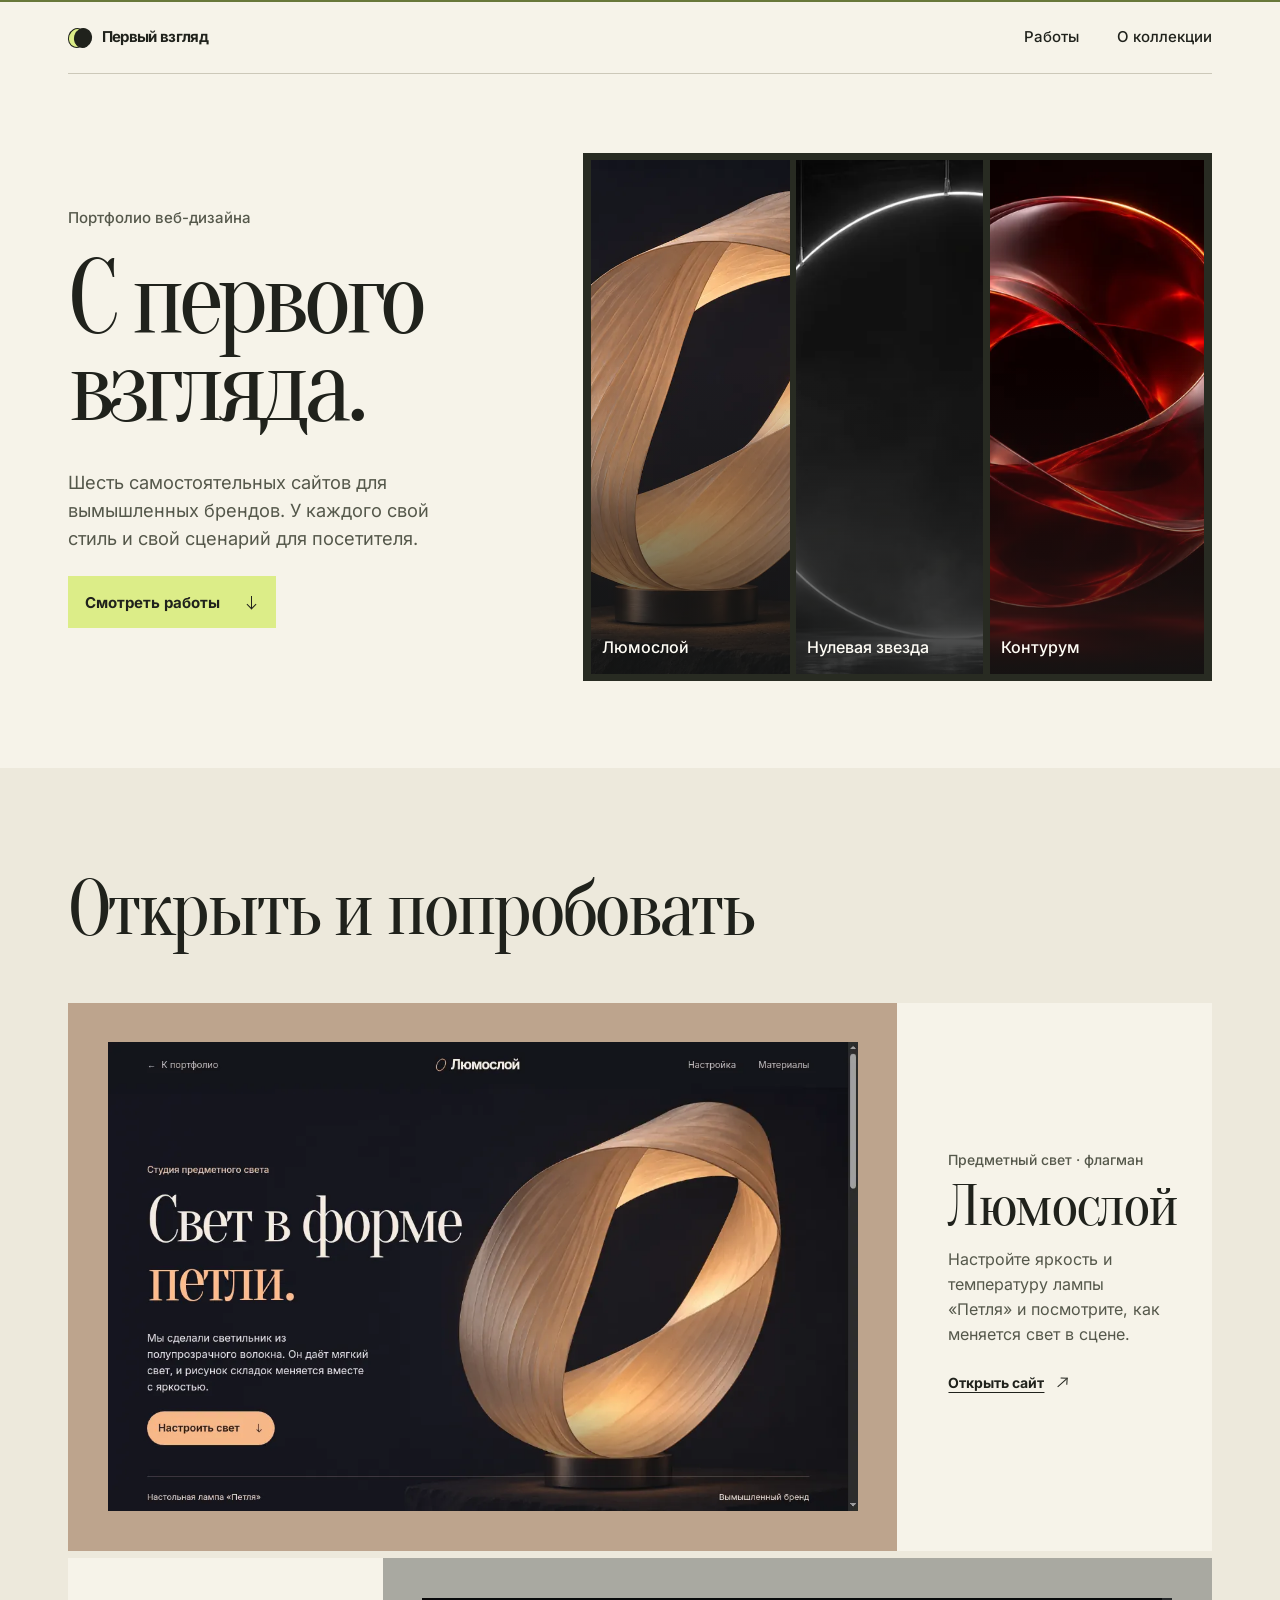
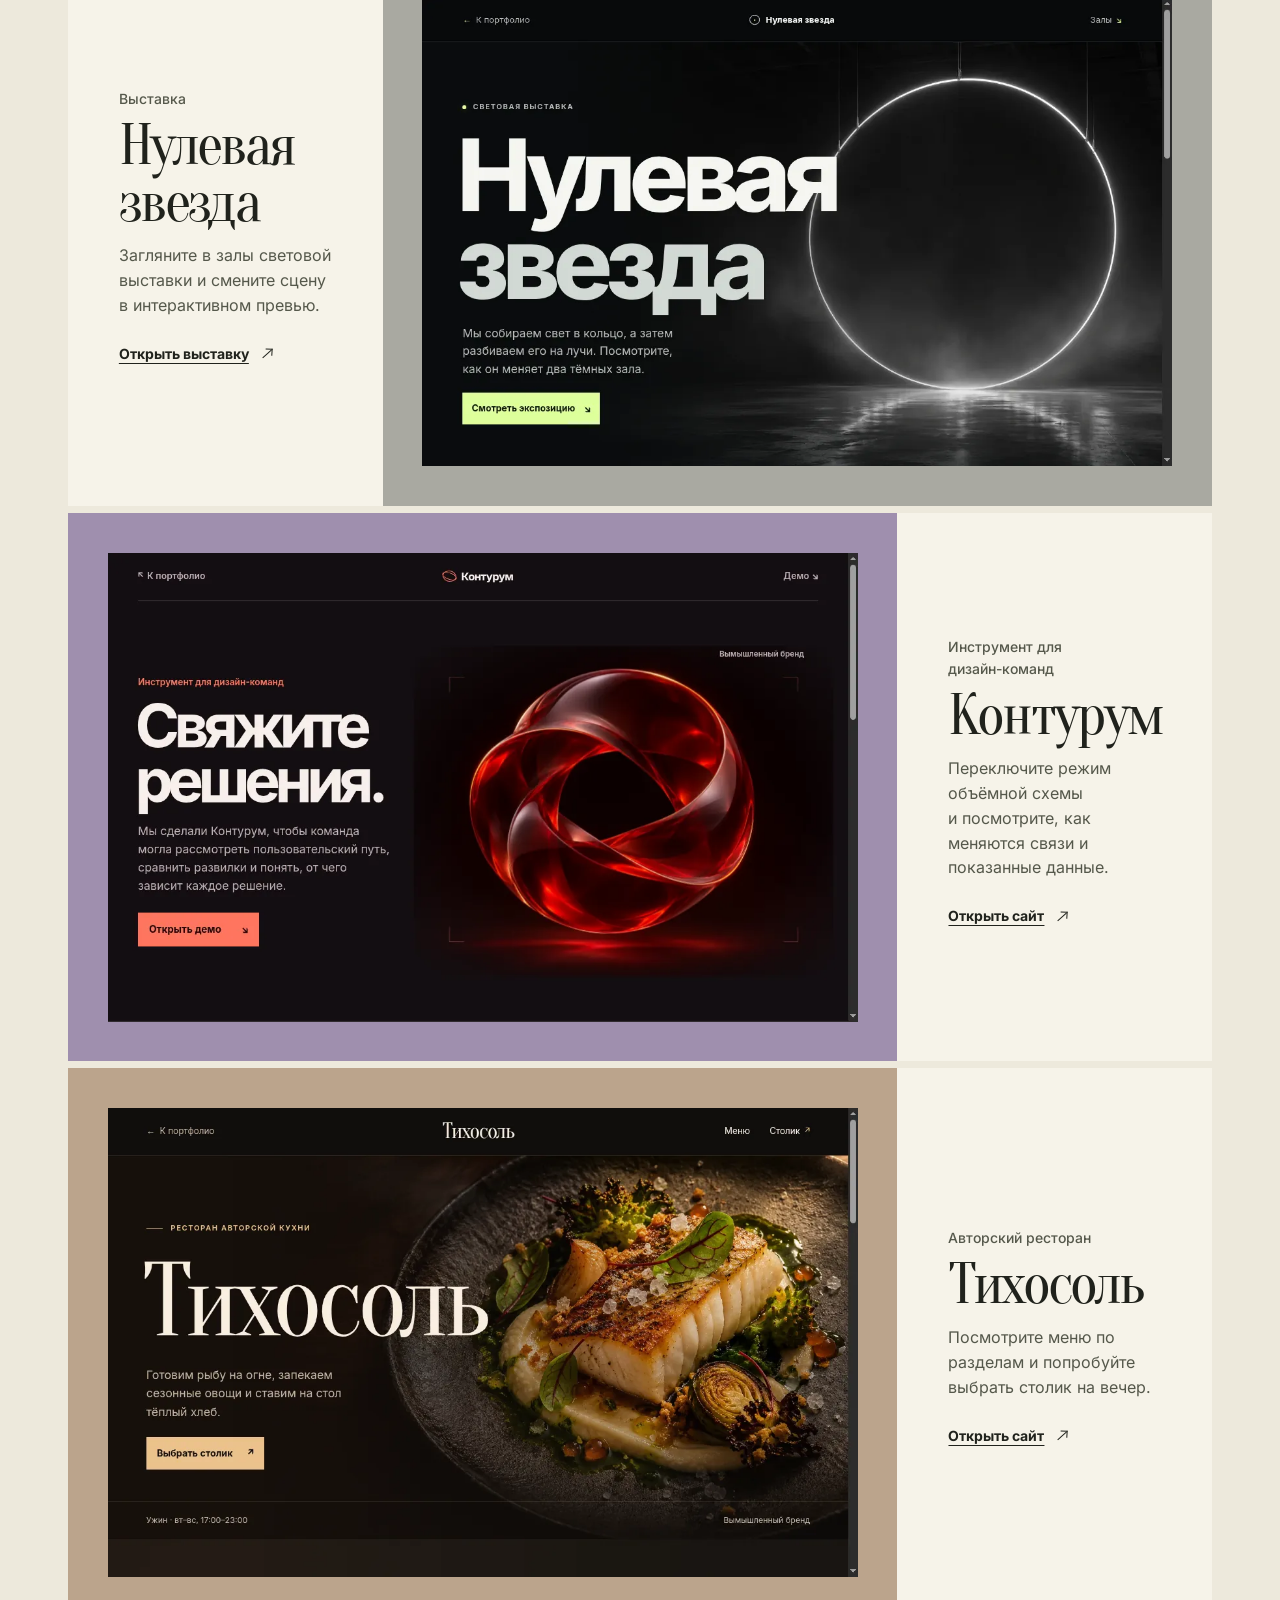
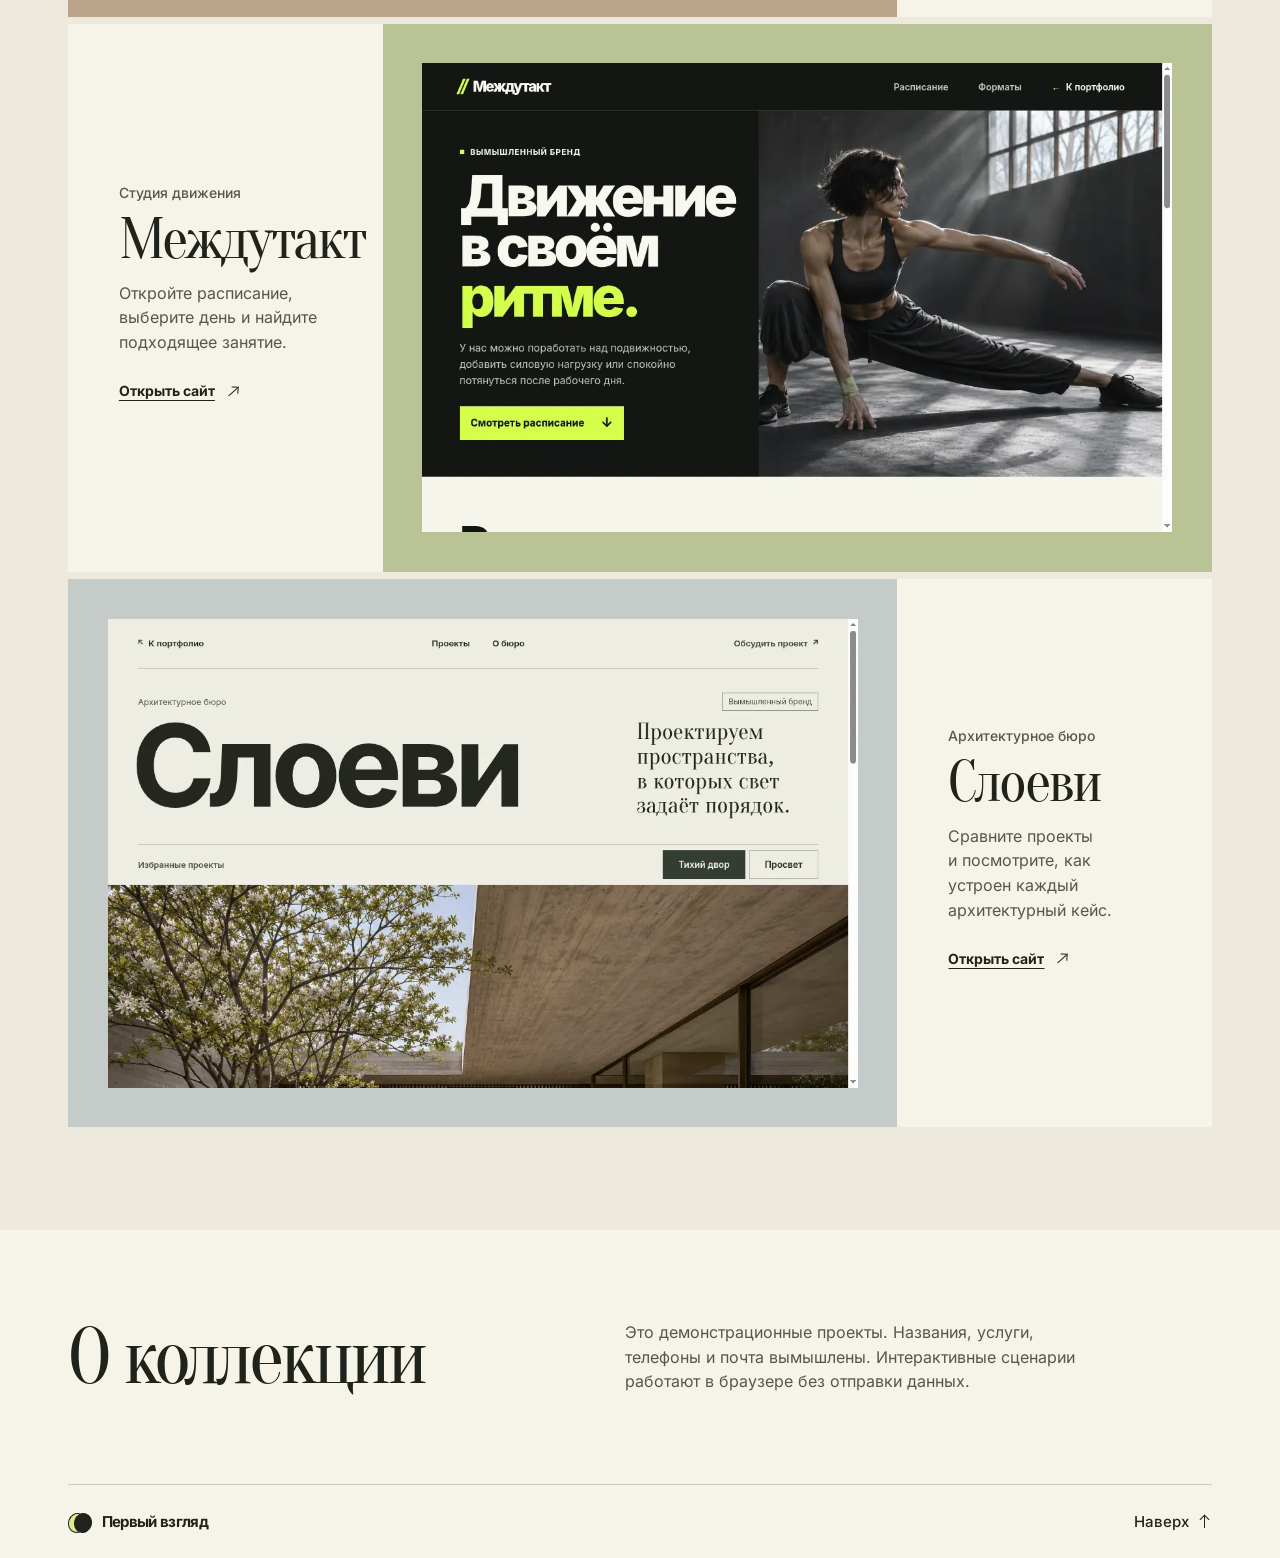
<file: index.html>
<!doctype html>
<html lang="ru">
<head>
  <meta charset="utf-8">
  <meta name="viewport" content="width=device-width,initial-scale=1">
  <meta name="theme-color" content="#f6f3e9">
  <meta name="description" content="Портфолио веб-дизайна. Шесть самостоятельных интерактивных сайтов для вымышленных брендов в гастрономии, архитектуре, культуре и технологиях.">
  <title>Первый взгляд · Портфолио веб-дизайна</title>
  <link rel="icon" href="assets/mark.png" type="image/png">
  <link rel="preload" href="assets/fonts/oranienbaum-cyr.woff2" as="font" type="font/woff2" crossorigin>
  <link rel="stylesheet" href="portfolio.css?v=2">
  <script defer src="portfolio.js"></script>
</head>
<body id="top">
  <div class="reading-progress" aria-hidden="true"></div>
  <a class="skip" href="#main">К содержанию</a>
  <header class="masthead">
    <div class="container masthead-inner">
      <a href="#top" class="identity">
        <span class="identity-mark" aria-hidden="true"></span>
        <span>Первый взгляд</span>
      </a>
      <nav aria-label="Навигация по портфолио">
        <a href="#works">Работы</a>
        <a href="#about">О коллекции</a>
      </nav>
    </div>
  </header>
  <main id="main" tabindex="-1">
    <section class="hero container" aria-labelledby="title">
      <div class="intro">
        <p class="hero-label">Портфолио веб-дизайна</p>
        <h1 id="title"><span>С первого</span> <span>взгляда.</span></h1>
        <p class="intro-text">Шесть самостоятельных сайтов для вымышленных брендов. У каждого свой стиль и свой сценарий для посетителя.</p>
        <a class="primary" href="#works">Смотреть работы <span class="arrow down" aria-hidden="true"></span></a>
      </div>
      <div class="cover-gallery" aria-label="Новые демосайты">
        <a class="cover cover--light" href="lumosloy/index.html" data-project="lumosloy">
          <img src="lumosloy/assets/cover.webp" alt="" width="860" height="918" fetchpriority="high">
          <span>Люмослой</span>
        </a>
        <a class="cover cover--exhibit" href="nulevaya/index.html" data-project="nulevaya">
          <img src="nulevaya/assets/cover.webp" alt="" width="1000" height="625" fetchpriority="high">
          <span>Нулевая звезда</span>
        </a>
        <a class="cover cover--tech" href="konturum/index.html" data-project="konturum">
          <img src="konturum/assets/cover.webp" alt="" width="1040" height="693" fetchpriority="high">
          <span>Контурум</span>
        </a>
      </div>
    </section>

    <section class="works" id="works" aria-labelledby="works-title">
      <div class="container">
        <h2 id="works-title">Открыть и попробовать</h2>
        <div class="project-list">
          <article data-reveal class="project project--light">
            <a class="project-link" href="lumosloy/index.html">
              <div class="project-media">
                <img src="assets/lumosloy-screen.webp" width="1152" height="720" alt="Первый экран сайта световой студии «Люмослой»" loading="lazy" decoding="async">
              </div>
              <div class="project-copy">
                <p>Предметный свет · флагман</p>
                <h3>Люмослой</h3>
                <p>Настройте яркость и температуру лампы «Петля» и посмотрите, как меняется свет в сцене.</p>
                <span class="project-action">Открыть сайт <span class="arrow diagonal" aria-hidden="true"></span></span>
              </div>
            </a>
          </article>
          <article data-reveal class="project project--exhibit">
            <a class="project-link" href="nulevaya/index.html">
              <div class="project-media">
                <img src="assets/nulevaya-screen.webp" width="1152" height="720" alt="Первый экран демосайта выставки «Нулевая звезда»" loading="lazy" decoding="async">
              </div>
              <div class="project-copy">
                <p>Выставка</p>
                <h3>Нулевая звезда</h3>
                <p>Загляните в залы световой выставки и смените сцену в интерактивном превью.</p>
                <span class="project-action">Открыть выставку <span class="arrow diagonal" aria-hidden="true"></span></span>
              </div>
            </a>
          </article>
          <article data-reveal class="project project--tech">
            <a class="project-link" href="konturum/index.html">
              <div class="project-media">
                <img src="assets/konturum-screen.webp" width="1152" height="720" alt="Первый экран демолендинга «Контурум»" loading="lazy" decoding="async">
              </div>
              <div class="project-copy">
                <p>Инструмент для дизайн-команд</p>
                <h3>Контурум</h3>
                <p>Переключите режим объёмной схемы и посмотрите, как меняются связи и показанные данные.</p>
                <span class="project-action">Открыть сайт <span class="arrow diagonal" aria-hidden="true"></span></span>
              </div>
            </a>
          </article>
          <article data-reveal class="project project--food">
            <a class="project-link" href="tihosol/index.html">
              <div class="project-media">
                <img src="assets/tihosol-screen.webp" width="1152" height="720" alt="Первый экран демосайта ресторана «Тихосоль»" loading="lazy" decoding="async">
              </div>
              <div class="project-copy">
                <p>Авторский ресторан</p>
                <h3>Тихосоль</h3>
                <p>Посмотрите меню по разделам и попробуйте выбрать столик на вечер.</p>
                <span class="project-action">Открыть сайт <span class="arrow diagonal" aria-hidden="true"></span></span>
              </div>
            </a>
          </article>
          <article data-reveal class="project project--movement">
            <a class="project-link" href="mezhdutakt/index.html">
              <div class="project-media">
                <img src="assets/mezhdutakt-screen.webp" width="1152" height="720" alt="Первый экран демосайта студии движения «Междутакт»" loading="lazy" decoding="async">
              </div>
              <div class="project-copy">
                <p>Студия движения</p>
                <h3>Междутакт</h3>
                <p>Откройте расписание, выберите день и найдите подходящее занятие.</p>
                <span class="project-action">Открыть сайт <span class="arrow diagonal" aria-hidden="true"></span></span>
              </div>
            </a>
          </article>
          <article data-reveal class="project project--architecture">
            <a class="project-link" href="sloevi/index.html">
              <div class="project-media">
                <img src="assets/sloevi-screen.webp" width="1152" height="720" alt="Первый экран демосайта архитектурного бюро «Слоеви»" loading="lazy" decoding="async">
              </div>
              <div class="project-copy">
                <p>Архитектурное бюро</p>
                <h3>Слоеви</h3>
                <p>Сравните проекты и посмотрите, как устроен каждый архитектурный кейс.</p>
                <span class="project-action">Открыть сайт <span class="arrow diagonal" aria-hidden="true"></span></span>
              </div>
            </a>
          </article>
        </div>
      </div>
    </section>

    <section class="about" id="about" aria-labelledby="about-title">
      <div class="container about-inner" data-reveal>
        <h2 id="about-title">О коллекции</h2>
        <p>Это демонстрационные проекты. Названия, услуги, телефоны и почта вымышлены. Интерактивные сценарии работают в браузере без отправки данных.</p>
      </div>
    </section>
  </main>
  <footer class="footer">
    <div class="container footer-inner">
      <a href="#top" class="identity"><span class="identity-mark" aria-hidden="true"></span>Первый взгляд</a>
      <a href="#top" class="to-top">Наверх <span class="arrow up" aria-hidden="true"></span></a>
    </div>
  </footer>
</body>
</html>
</file>
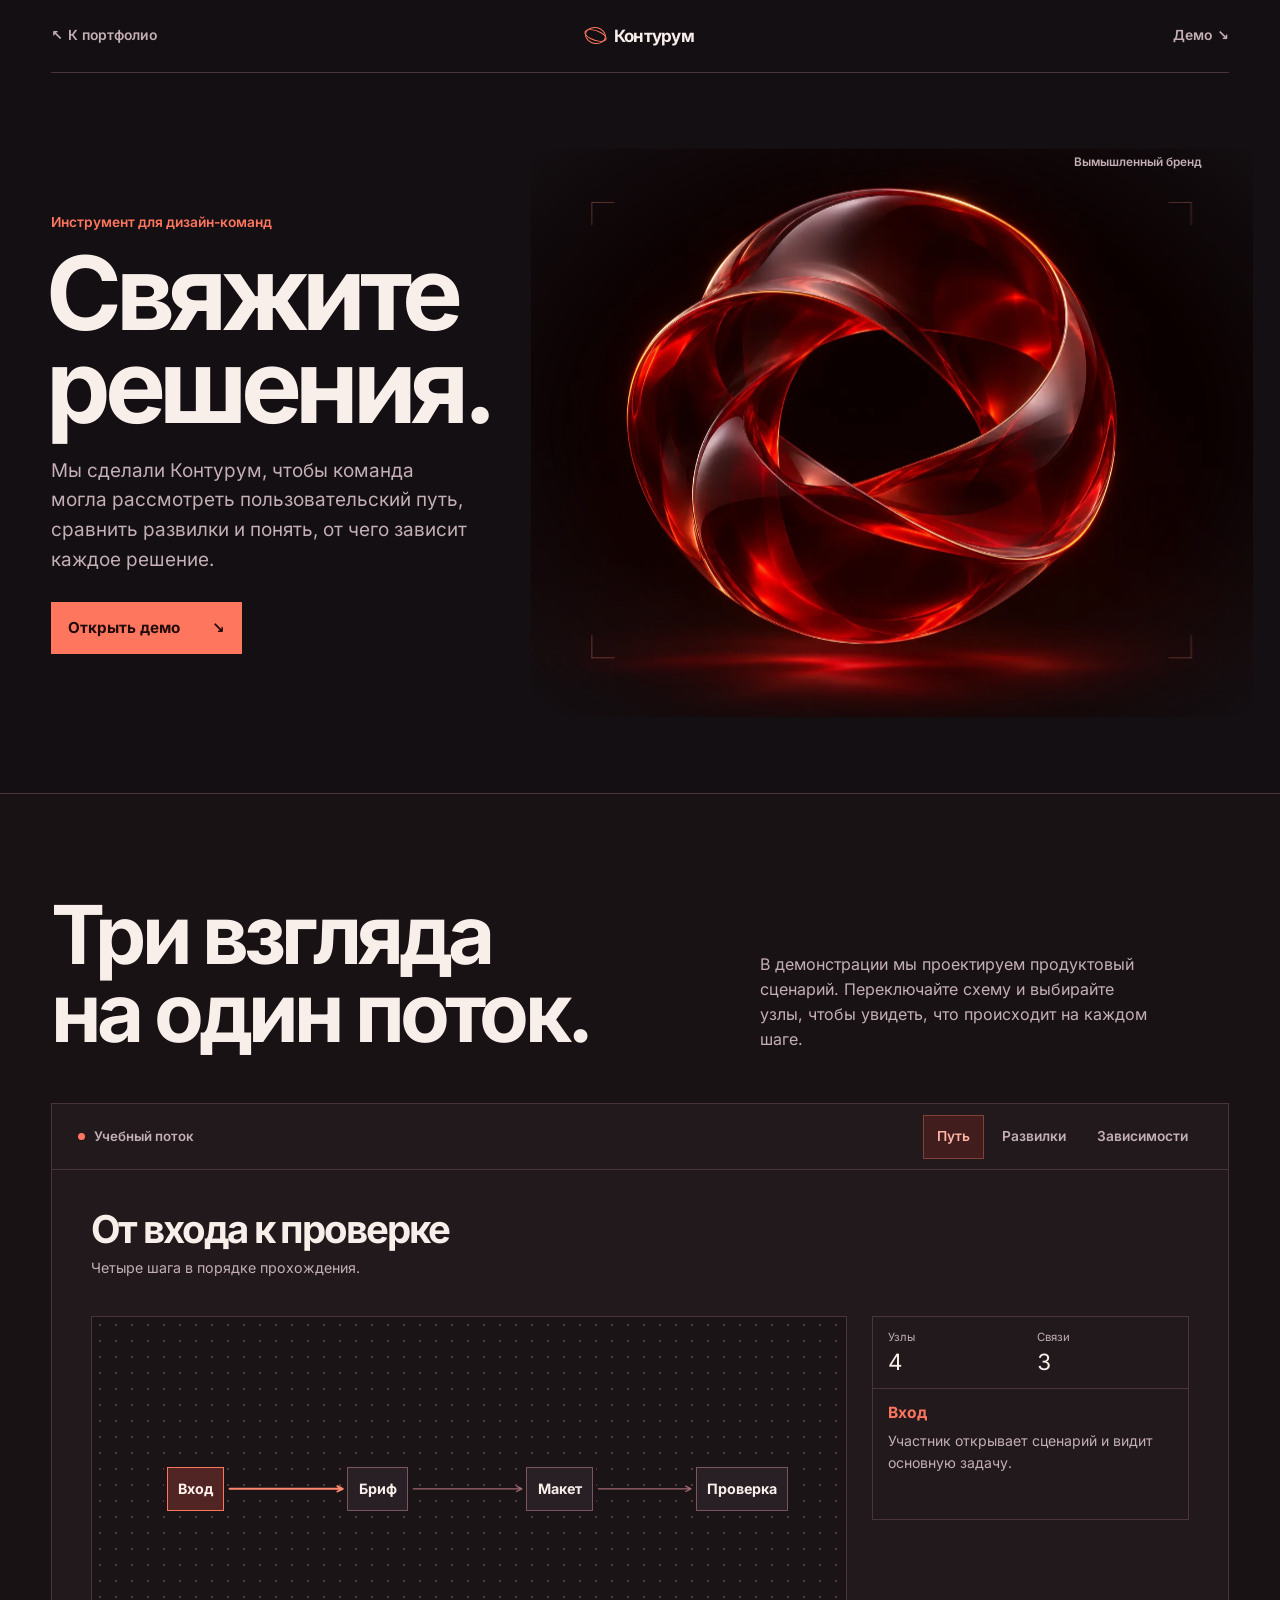
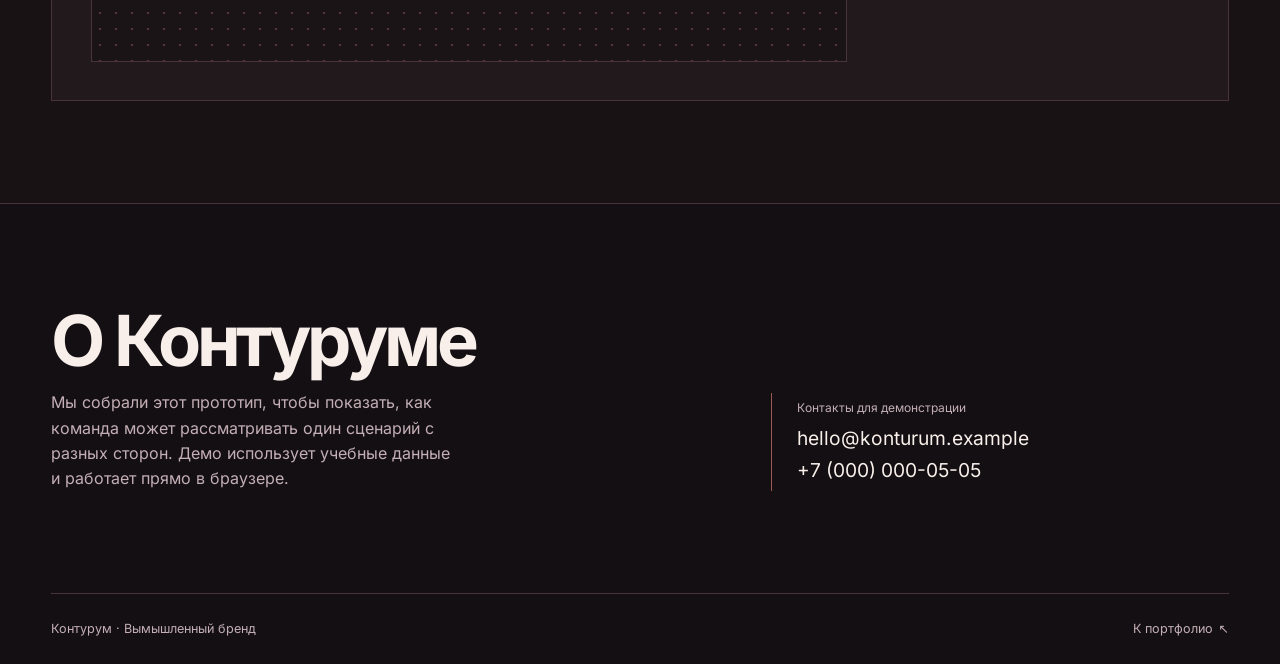
<file: konturum/index.html>
<!doctype html>
<html lang="ru">
<head>
  <meta charset="utf-8">
  <meta name="viewport" content="width=device-width, initial-scale=1">
  <meta name="robots" content="noindex, nofollow">
  <meta name="theme-color" content="#140f12">
  <meta name="description" content="Контурум — вымышленный инструмент дизайн-команд. Интерактивная схема пути, развилок и зависимостей.">
  <link rel="icon" href="assets/mark.png" type="image/png">
  <link rel="stylesheet" href="style.css">
  <script src="site.js" defer></script>
  <title>Контурум — интерактивные схемы решений</title>
</head>
<body>
  <a class="skip" href="#main">Перейти к содержимому</a>
  <header class="header">
    <div class="wrap header-inner">
      <a class="return" href="../index.html#works"><span aria-hidden="true">↖</span> К портфолио</a>
      <a class="brand" href="#main" aria-label="Контурум, начало страницы"><i aria-hidden="true"></i>Контурум</a>
      <a class="header-link" href="#demo">Демо <span aria-hidden="true">↘</span></a>
    </div>
  </header>

  <main id="main" tabindex="-1">
    <section class="hero" aria-labelledby="hero-title">
      <div class="wrap hero-inner">
        <div class="hero-copy">
          <p class="hero-type">Инструмент для дизайн-команд</p>
          <h1 id="hero-title">Свяжите <span>решения.</span></h1>
          <p>Мы сделали Контурум, чтобы команда могла рассмотреть пользовательский путь, сравнить развилки и понять, от чего зависит каждое решение.</p>
          <a class="primary" href="#demo">Открыть демо <span aria-hidden="true">↘</span></a>
        </div>
        <figure class="optic" data-optic>
          <div class="optic-stage">
            <div class="optic-window">
              <img src="assets/optic.webp" alt="Красный оптический контур из полупрозрачного стекла" width="1536" height="1024" fetchpriority="high">
            </div>
            <div class="reticle" aria-hidden="true"><i></i><i></i><i></i><i></i></div>
          </div>
          <figcaption class="demo-label">Вымышленный бренд</figcaption>
        </figure>
      </div>
    </section>

    <section id="demo" class="demo" aria-labelledby="demo-title" tabindex="-1">
      <div class="wrap">
        <div class="demo-heading">
          <h2 id="demo-title">Три взгляда<br>на один поток.</h2>
          <p>В демонстрации мы проектируем продуктовый сценарий.<span data-live-help hidden> Переключайте схему и выбирайте узлы, чтобы увидеть, что происходит на каждом шаге.</span><noscript> Ниже описаны путь, развилки и зависимости.</noscript></p>
        </div>

        <div class="desk">
          <div class="desk-top">
            <span class="workspace"><i aria-hidden="true"></i> Учебный поток</span>
            <div class="mode-controls" data-modes hidden aria-label="Режим представления">
              <button id="tab-path" type="button" aria-controls="path">Путь</button>
              <button id="tab-branches" type="button" aria-controls="branches">Развилки</button>
              <button id="tab-dependencies" type="button" aria-controls="dependencies">Зависимости</button>
            </div>
          </div>

          <article class="mode" id="path" aria-labelledby="path-title">
            <div class="mode-title">
              <h3 id="path-title">От входа к проверке</h3>
              <p>Четыре шага в порядке прохождения.</p>
              <p class="flow-summary">Из точки входа идём к брифу, затем к макету и проверке.</p>
            </div>
            <div class="mode-layout">
              <div class="graph" data-edges="entry:brief brief:layout layout:review">
                <ol class="node-grid" aria-label="Шаги маршрута">
                  <li style="--x:1;--y:2;--mx:1;--my:1" data-key="entry" data-note="Участник открывает сценарий и видит основную задачу."><span class="node">Вход</span></li>
                  <li style="--x:2;--y:2;--mx:2;--my:1" data-key="brief" data-note="Мы фиксируем цель сценария и ожидаемый результат."><span class="node">Бриф</span></li>
                  <li style="--x:3;--y:2;--mx:2;--my:2" data-key="layout" data-note="Мы собираем экран, который проводит участника через этот сценарий."><span class="node">Макет</span></li>
                  <li style="--x:4;--y:2;--mx:3;--my:2" data-key="review" data-note="Команда проходит путь и отмечает места, где нужен новый выбор."><span class="node">Проверка</span></li>
                </ol>
              </div>
              <div class="mode-data">
                <dl><div><dt>Узлы</dt><dd>4</dd></div><div><dt>Связи</dt><dd>3</dd></div></dl>
                <div class="inspection" data-inspection aria-live="polite">
                  <p class="inspection-name" data-name>Вход</p>
                  <p data-note-copy>Участник открывает сценарий и видит основную задачу.</p>
                </div>
              </div>
            </div>
          </article>

          <article class="mode" id="branches" aria-labelledby="branches-title">
            <div class="mode-title">
              <h3 id="branches-title">Два пути после разбора</h3>
              <p>Прямой маршрут и маршрут с исследованием.</p>
              <p class="flow-summary">После разбора запроса идём к экспресс-варианту или собираем данные. Обе ветки ведут к проверке.</p>
            </div>
            <div class="mode-layout">
              <div class="graph" data-edges="request:triage triage:fast triage:research fast:review research:review">
                <ol class="node-grid" aria-label="Узлы развилки">
                  <li style="--x:1;--y:2;--mx:1;--my:2" data-key="request" data-note="Команда получает новый запрос на изменение сценария."><span class="node">Запрос</span></li>
                  <li style="--x:2;--y:2;--mx:2;--my:2" data-key="triage" data-note="Мы решаем, можем ли сразу проверить гипотезу или сначала нужно разобраться в задаче."><span class="node">Разбор</span></li>
                  <li style="--x:3;--y:1;--mx:2;--my:1" data-key="fast" data-note="Если ограничения известны, команда сразу готовит вариант для проверки."><span class="node">Экспресс</span></li>
                  <li style="--x:3;--y:3;--mx:2;--my:3" data-key="research" data-note="Если данных мало, мы уточняем контекст задачи перед проверкой."><span class="node">Сбор данных</span></li>
                  <li style="--x:4;--y:2;--mx:3;--my:2" data-key="review" data-note="У обоих маршрутов одна точка проверки, где команда сравнивает результат с задачей."><span class="node">Проверка</span></li>
                </ol>
              </div>
              <div class="mode-data">
                <dl><div><dt>Узлы</dt><dd>5</dd></div><div><dt>Связи</dt><dd>5</dd></div><div><dt>Ветки</dt><dd>2</dd></div></dl>
                <div class="inspection" data-inspection aria-live="polite">
                  <p class="inspection-name" data-name>Запрос</p>
                  <p data-note-copy>Команда получает новый запрос на изменение сценария.</p>
                </div>
              </div>
            </div>
          </article>

          <article class="mode" id="dependencies" aria-labelledby="dependencies-title">
            <div class="mode-title">
              <h3 id="dependencies-title">На чём стоит решение</h3>
              <p>Чтобы собрать прототип, нам нужны критерии и данные.</p>
              <p class="flow-summary">Задача задаёт критерии, а критерии определяют сбор данных. Критерии и данные ведут к прототипу, затем к решению.</p>
            </div>
            <div class="mode-layout">
              <div class="graph" data-edges="task:criteria criteria:prototype criteria:data data:prototype prototype:decision">
                <ol class="node-grid" aria-label="Узлы зависимостей">
                  <li style="--x:1;--y:2;--mx:1;--my:1" data-key="task" data-note="Команда формулирует задачу, которую должен решать сценарий."><span class="node">Задача</span></li>
                  <li style="--x:2;--y:1;--mx:2;--my:1" data-key="criteria" data-note="Критерии помогают решить, какие данные собрать и что считать подходящим результатом."><span class="node">Критерии</span></li>
                  <li style="--x:2;--y:3;--mx:2;--my:3" data-key="data" data-note="Наблюдения и ограничения помогают выбрать, что реализовать в прототипе."><span class="node">Данные</span></li>
                  <li style="--x:3;--y:2;--mx:3;--my:2" data-key="prototype" data-note="Мы собираем прототип на основе критериев и данных, затем проверяем его."><span class="node">Прототип</span></li>
                  <li style="--x:4;--y:2;--mx:3;--my:3" data-key="decision" data-note="Команда сравнивает проверенный прототип с критериями и выбирает следующий шаг."><span class="node">Решение</span></li>
                </ol>
              </div>
              <div class="mode-data">
                <dl><div><dt>Узлы</dt><dd>5</dd></div><div><dt>Связи</dt><dd>5</dd></div></dl>
                <div class="inspection" data-inspection aria-live="polite">
                  <p class="inspection-name" data-name>Задача</p>
                  <p data-note-copy>Команда формулирует задачу, которую должен решать сценарий.</p>
                </div>
              </div>
            </div>
          </article>
        </div>
      </div>
    </section>

    <section class="contact" id="contact" aria-labelledby="contact-title">
      <div class="wrap contact-inner">
        <div>
          <h2 id="contact-title">О Контуруме</h2>
          <p>Мы собрали этот прототип, чтобы показать, как команда может рассматривать один сценарий с разных сторон. Демо использует учебные данные и работает прямо в браузере.</p>
        </div>
        <address>
          <p>Контакты для демонстрации</p>
          <span>hello@konturum.example</span>
          <span>+7 (000) 000-05-05</span>
        </address>
      </div>
    </section>
  </main>
  <footer class="footer">
    <div class="wrap footer-inner">
      <span>Контурум · Вымышленный бренд</span>
      <a href="../index.html#works">К портфолио <span aria-hidden="true">↖</span></a>
    </div>
  </footer>
</body>
</html>
</file>
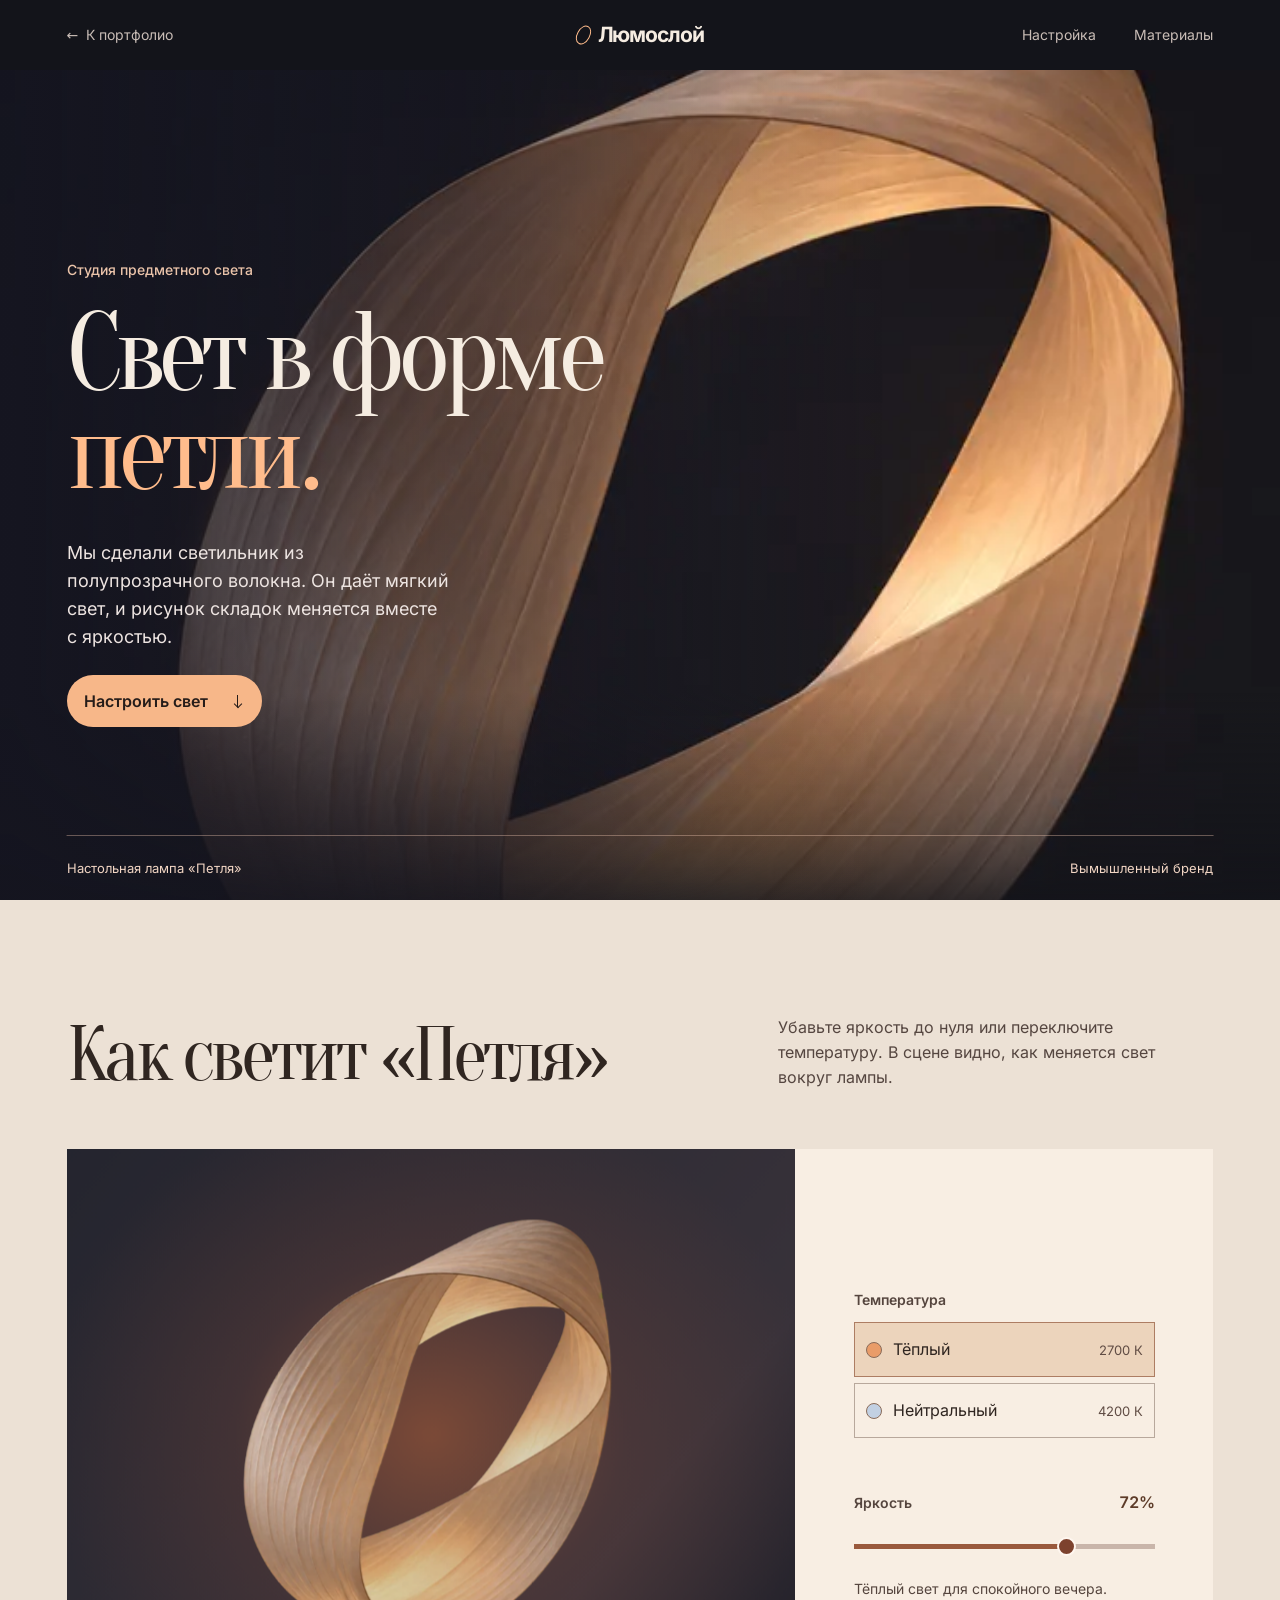
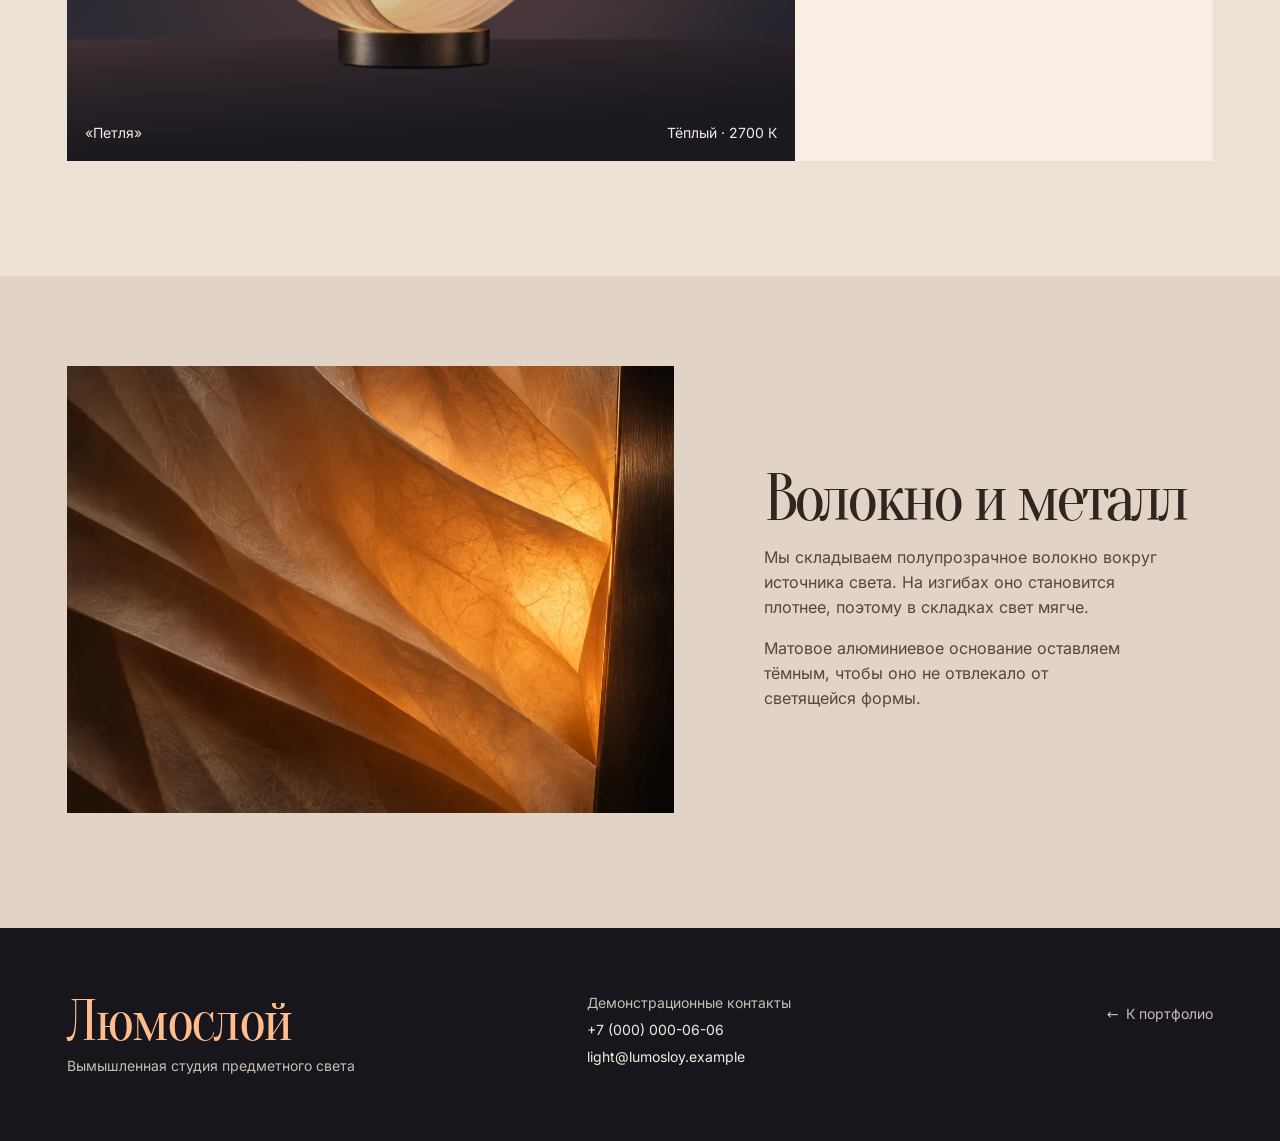
<file: lumosloy/index.html>
<!doctype html>
<html lang="ru">
<head>
  <meta charset="utf-8">
  <meta name="viewport" content="width=device-width, initial-scale=1">
  <meta name="theme-color" content="#13151d">
  <meta name="robots" content="noindex, nofollow">
  <meta name="description" content="Люмослой — вымышленная студия предметного света. Настройте яркость и температуру света настольной лампы «Петля».">
  <title>Люмослой · Студия предметного света</title>
  <link rel="icon" href="assets/mark.png" type="image/png">
  <link rel="preload" href="../assets/fonts/oranienbaum-cyr.woff2" as="font" type="font/woff2" crossorigin>
  <link rel="stylesheet" href="lighting.css">
  <script src="lighting.js" defer></script>
</head>
<body id="top">
  <a class="skip" href="#main">К содержанию</a>
  <header class="header">
    <div class="frame head">
      <a class="back" href="../index.html#works"><span aria-hidden="true">←</span> К портфолио</a>
      <a class="brand" href="#top"><span class="brand-mark" aria-hidden="true"></span>Люмослой</a>
      <nav aria-label="Разделы">
        <a href="#light">Настройка</a>
        <a href="#material">Материалы</a>
      </nav>
    </div>
  </header>
  <main id="main" tabindex="-1">
    <section class="hero" aria-labelledby="title">
      <picture class="hero-art" aria-hidden="true">
        <source media="(max-width: 670px)" srcset="assets/hero-mobile.webp">
        <img src="assets/hero.webp" alt="" width="1536" height="1024" fetchpriority="high">
      </picture>
      <div class="frame hero-content">
        <div class="hero-copy">
          <p class="meta enter">Студия предметного света</p>
          <h1 id="title"><span class="line"><span>Свет в форме</span></span> <span class="line accent"><span>петли.</span></span></h1>
          <p class="hero-text enter">Мы сделали светильник из полупрозрачного волокна. Он даёт мягкий свет, и рисунок складок меняется вместе с яркостью.</p>
          <a class="action enter" href="#light">Настроить свет <span class="arrow downward" aria-hidden="true"></span></a>
        </div>
      </div>
      <div class="frame hero-caption"><span>Настольная лампа «Петля»</span><span>Вымышленный бренд</span></div>
    </section>

    <section id="light" class="tuning" aria-labelledby="light-title">
      <div class="frame">
        <div class="tuning-head" data-reveal>
          <h2 id="light-title">Как светит «Петля»</h2>
          <p>Убавьте яркость до нуля или переключите температуру. В сцене видно, как меняется свет вокруг лампы.</p>
        </div>
        <div class="tuning-grid">
          <figure class="scene" id="scene" data-mode="warm" aria-label="Визуализация лампы и света">
            <div class="room" aria-hidden="true">
              <span class="room-wall"></span>
              <span class="halo halo-warm"></span>
              <span class="halo halo-neutral"></span>
              <span class="room-ledge"></span>
              <div class="model">
                <img class="lamp unlit" src="assets/lamp-unlit.webp" width="760" height="760" alt="" loading="lazy" decoding="async">
                <img class="lamp glow-warm" src="assets/lamp-warm.webp" width="760" height="760" alt="" loading="lazy" decoding="async">
                <img class="lamp glow-neutral" src="assets/lamp-neutral.webp" width="760" height="760" alt="" loading="lazy" decoding="async">
              </div>
            </div>
            <figcaption><span>«Петля»</span><span id="scene-state">Тёплый · 2700 К</span></figcaption>
          </figure>

          <div class="settings">
            <div class="settings-inner" data-reveal>
              <fieldset class="presets">
                <legend>Температура</legend>
                <button type="button" class="preset" data-mode="warm" aria-pressed="true" disabled>
                  <span class="temperature temperature-warm" aria-hidden="true"></span>
                  <span>Тёплый</span><small>2700 К</small>
                </button>
                <button type="button" class="preset" data-mode="neutral" aria-pressed="false" disabled>
                  <span class="temperature temperature-neutral" aria-hidden="true"></span>
                  <span>Нейтральный</span><small>4200 К</small>
                </button>
              </fieldset>
              <div class="brightness">
                <div class="brightness-line"><label for="level">Яркость</label><output id="brightness-value" for="level">72%</output></div>
                <input id="level" type="range" min="0" max="100" value="72" disabled>
              </div>
              <p id="light-note" class="light-note">Тёплый свет для спокойного вечера.</p>
              <noscript><p class="light-note">Показана лампа при яркости 72%. Настройка доступна при включённом JavaScript.</p></noscript>
            </div>
          </div>
        </div>
      </div>
    </section>

    <section id="material" class="material" aria-labelledby="material-title">
      <div class="frame material-layout">
        <figure class="material-image" data-reveal>
          <img src="assets/fiber.webp" alt="Свет проходит сквозь складки волокна" width="1280" height="853" loading="lazy" decoding="async">
        </figure>
        <div class="material-copy" data-reveal>
          <h2 id="material-title">Волокно и металл</h2>
          <p>Мы складываем полупрозрачное волокно вокруг источника света. На изгибах оно становится плотнее, поэтому в складках свет мягче.</p>
          <p>Матовое алюминиевое основание оставляем тёмным, чтобы оно не отвлекало от светящейся формы.</p>
        </div>
      </div>
    </section>
  </main>
  <footer class="footer">
    <div class="frame footer-inner">
      <div>
        <p class="foot-brand">Люмослой</p>
        <p>Вымышленная студия предметного света</p>
      </div>
      <div class="demo-contact">
        <p>Демонстрационные контакты</p>
        <span>+7 (000) 000-06-06</span>
        <span>light@lumosloy.example</span>
      </div>
      <a class="back" href="../index.html#works"><span aria-hidden="true">←</span> К портфолио</a>
    </div>
  </footer>
</body>
</html>
</file>
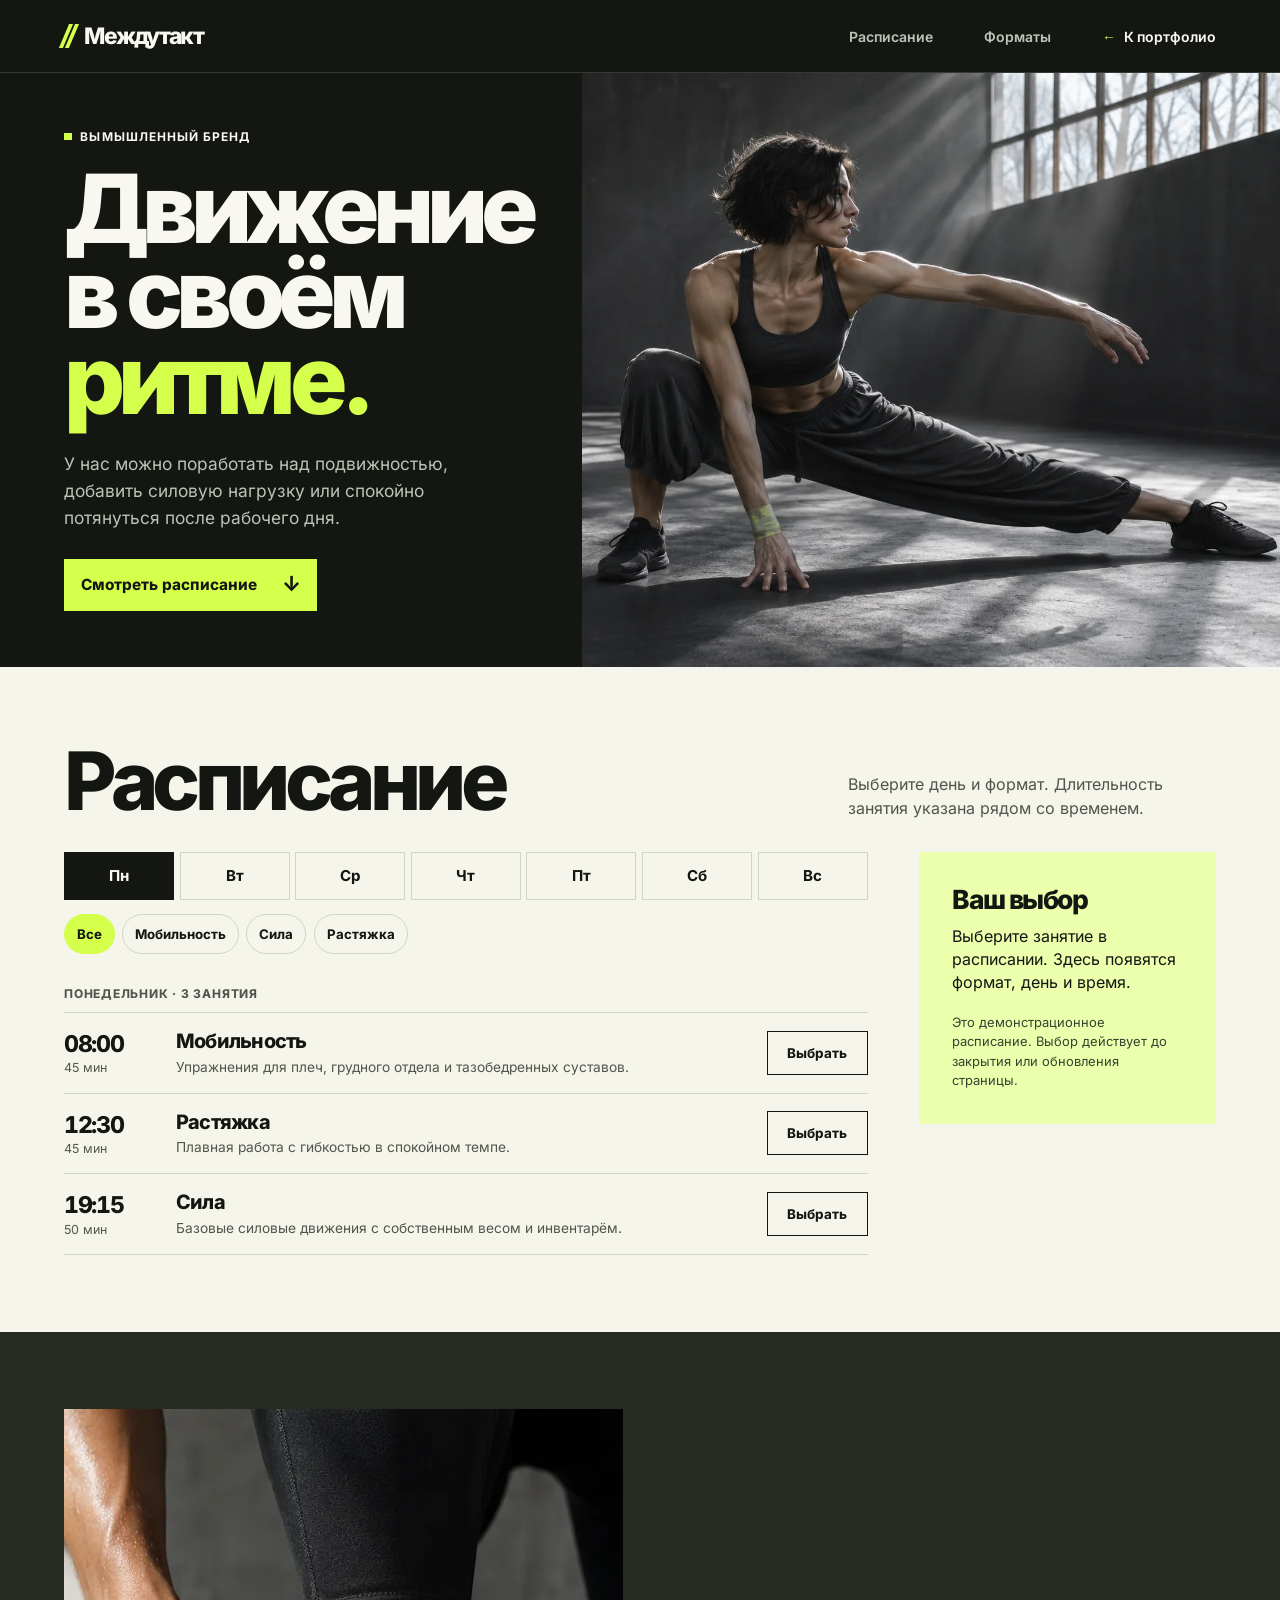
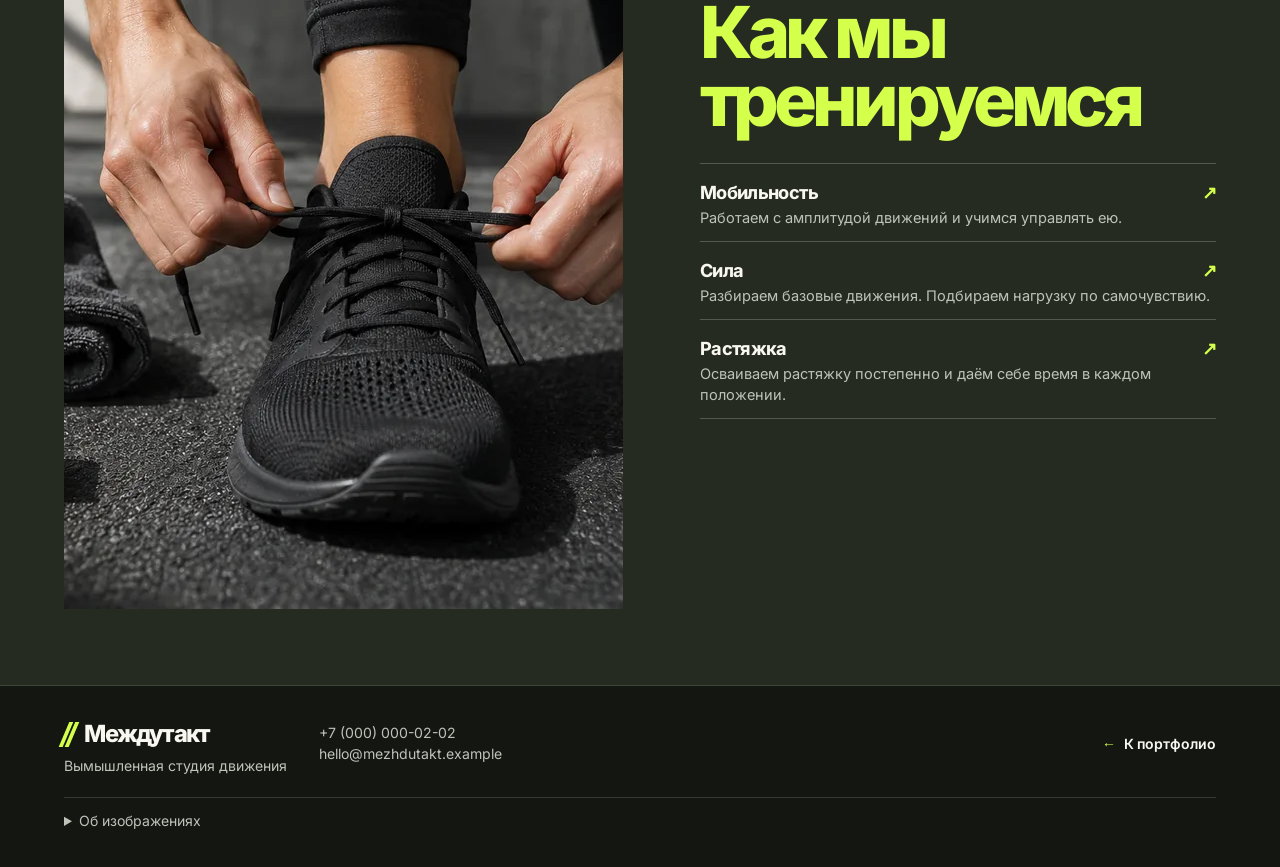
<file: mezhdutakt/index.html>
<!doctype html>
<html lang="ru">
<head>
  <meta charset="utf-8">
  <meta name="robots" content="noindex, nofollow">
  <meta name="viewport" content="width=device-width, initial-scale=1">
  <meta name="format-detection" content="telephone=no,email=no,address=no">
  <meta name="theme-color" content="#141612">
  <meta name="description" content="Междутакт — вымышленная студия движения. Посмотрите расписание занятий по мобильности, силе и растяжке.">
  <link rel="icon" href="assets/mark.png" type="image/png">
  <link rel="stylesheet" href="studio.css">
  <script src="schedule.js" defer></script>
  <title>Междутакт — студия движения</title>
</head>
<body>
  <a class="skip" href="#main">К содержанию</a>
  <header class="site-header" id="top">
    <div class="shell header-inner">
      <a class="brand" href="#top" aria-label="Междутакт, к началу страницы"><span class="brand-mark" aria-hidden="true"></span>Междутакт</a>
      <nav class="header-links" aria-label="Навигация">
        <a class="section-link" href="#schedule">Расписание</a>
        <a class="section-link" href="#formats">Форматы</a>
        <a class="portfolio-link" href="../index.html#works"><span aria-hidden="true">←</span> К портфолио</a>
      </nav>
    </div>
  </header>

  <main id="main" tabindex="-1">
    <section class="hero" aria-labelledby="hero-title">
      <div class="hero-copy">
        <div class="hero-content">
          <p class="demo-mark"><span aria-hidden="true"></span>Вымышленный бренд</p>
          <h1 id="hero-title">Движение<br>в своём<br><em>ритме.</em></h1>
          <p class="hero-intro">У нас можно поработать над подвижностью, добавить силовую нагрузку или спокойно потянуться после рабочего дня.</p>
          <a class="primary-link" href="#schedule">Смотреть расписание <span aria-hidden="true">↓</span></a>
        </div>
      </div>
      <figure class="hero-image">
        <img src="assets/hero.webp" width="1500" height="1000" alt="Спортсменка в боковом выпаде на тренировке" fetchpriority="high">
      </figure>
    </section>

    <section class="schedule" id="schedule" tabindex="-1" aria-labelledby="schedule-title">
      <div class="shell">
        <header class="section-heading" data-in-view>
          <h2 id="schedule-title">Расписание</h2>
          <p>Выберите день и формат. Длительность занятия указана рядом со временем.</p>
        </header>

        <div class="planner" hidden>
          <div class="planner-main">
            <fieldset class="day-field">
              <legend class="sr-only">День недели</legend>
              <div class="day-options">
                <label><input type="radio" name="day" value="0" checked><span aria-hidden="true">Пн</span><span class="sr-only">Понедельник</span></label>
                <label><input type="radio" name="day" value="1"><span aria-hidden="true">Вт</span><span class="sr-only">Вторник</span></label>
                <label><input type="radio" name="day" value="2"><span aria-hidden="true">Ср</span><span class="sr-only">Среда</span></label>
                <label><input type="radio" name="day" value="3"><span aria-hidden="true">Чт</span><span class="sr-only">Четверг</span></label>
                <label><input type="radio" name="day" value="4"><span aria-hidden="true">Пт</span><span class="sr-only">Пятница</span></label>
                <label><input type="radio" name="day" value="5"><span aria-hidden="true">Сб</span><span class="sr-only">Суббота</span></label>
                <label><input type="radio" name="day" value="6"><span aria-hidden="true">Вс</span><span class="sr-only">Воскресенье</span></label>
              </div>
            </fieldset>

            <fieldset class="format-field">
              <legend class="sr-only">Формат занятия</legend>
              <div class="format-options">
                <label><input type="radio" name="format" value="all" aria-label="Все форматы" checked><span>Все</span></label>
                <label><input type="radio" name="format" value="mobility"><span>Мобильность</span></label>
                <label><input type="radio" name="format" value="strength"><span>Сила</span></label>
                <label><input type="radio" name="format" value="stretch"><span>Растяжка</span></label>
              </div>
            </fieldset>

            <p class="schedule-day" id="schedule-day" aria-live="polite"></p>
            <ul class="sessions" id="sessions" aria-label="Занятия"></ul>
            <p class="empty-message" id="empty-message" hidden>На этот день занятий в таком формате нет. Выберите другой день или покажите все форматы.</p>
          </div>

          <aside class="selection" aria-labelledby="selection-title">
            <h3 id="selection-title">Ваш выбор</h3>
            <p class="selection-message" id="selection-message" role="status" aria-atomic="true">Выберите занятие в расписании. Здесь появятся формат, день и время.</p>
            <button class="clear-choice" id="clear-choice" type="button" hidden>Сбросить выбор</button>
            <p class="selection-note">Это демонстрационное расписание. Выбор действует до закрытия или обновления страницы.</p>
          </aside>
        </div>
        <template id="session-template">
          <li class="session">
            <div class="session-time"><time></time><small></small></div>
            <div class="session-info"><h3></h3><p></p></div>
            <button class="choose" type="button" aria-pressed="false"></button>
          </li>
        </template>
        <noscript><p class="empty-message">Пример на понедельник · 08:00 — мобильность, 12:30 — растяжка, 19:15 — сила. Переключение дней доступно при включённом JavaScript.</p></noscript>
      </div>
    </section>

    <section class="formats" id="formats" aria-labelledby="formats-title">
      <div class="shell formats-inner">
        <figure class="formats-image" data-in-view>
          <img src="assets/detail.webp" width="1200" height="800" alt="Спортсмен завязывает шнурки на кроссовке перед тренировкой" loading="lazy">
        </figure>
        <div class="formats-copy" data-in-view>
          <h2 id="formats-title">Как мы<br>тренируемся</h2>
          <dl class="format-list">
            <div><dt><a href="#schedule" data-shortcut="mobility">Мобильность <span aria-hidden="true">↗</span></a></dt><dd>Работаем с амплитудой движений и учимся управлять ею.</dd></div>
            <div><dt><a href="#schedule" data-shortcut="strength">Сила <span aria-hidden="true">↗</span></a></dt><dd>Разбираем базовые движения. Подбираем нагрузку по самочувствию.</dd></div>
            <div><dt><a href="#schedule" data-shortcut="stretch">Растяжка <span aria-hidden="true">↗</span></a></dt><dd>Осваиваем растяжку постепенно и даём себе время в каждом положении.</dd></div>
          </dl>
        </div>
      </div>
    </section>
  </main>

  <footer class="site-footer">
    <div class="shell footer-inner">
      <div>
        <p class="brand footer-brand"><span class="brand-mark" aria-hidden="true"></span>Междутакт</p>
        <p class="footer-note">Вымышленная студия движения</p>
      </div>
      <div class="contacts" aria-label="Демонстрационные контакты">
        <p>+7 (000) 000-02-02</p>
        <p>hello@mezhdutakt.example</p>
      </div>
      <a class="portfolio-link footer-portfolio" href="../index.html#works"><span aria-hidden="true">←</span> К портфолио</a>
      <details class="image-credit">
        <summary>Об изображениях</summary>
        <p>Оба кадра созданы для этого проекта в OpenAI ImageGen.</p>
      </details>
    </div>
  </footer>
</body>
</html>
</file>
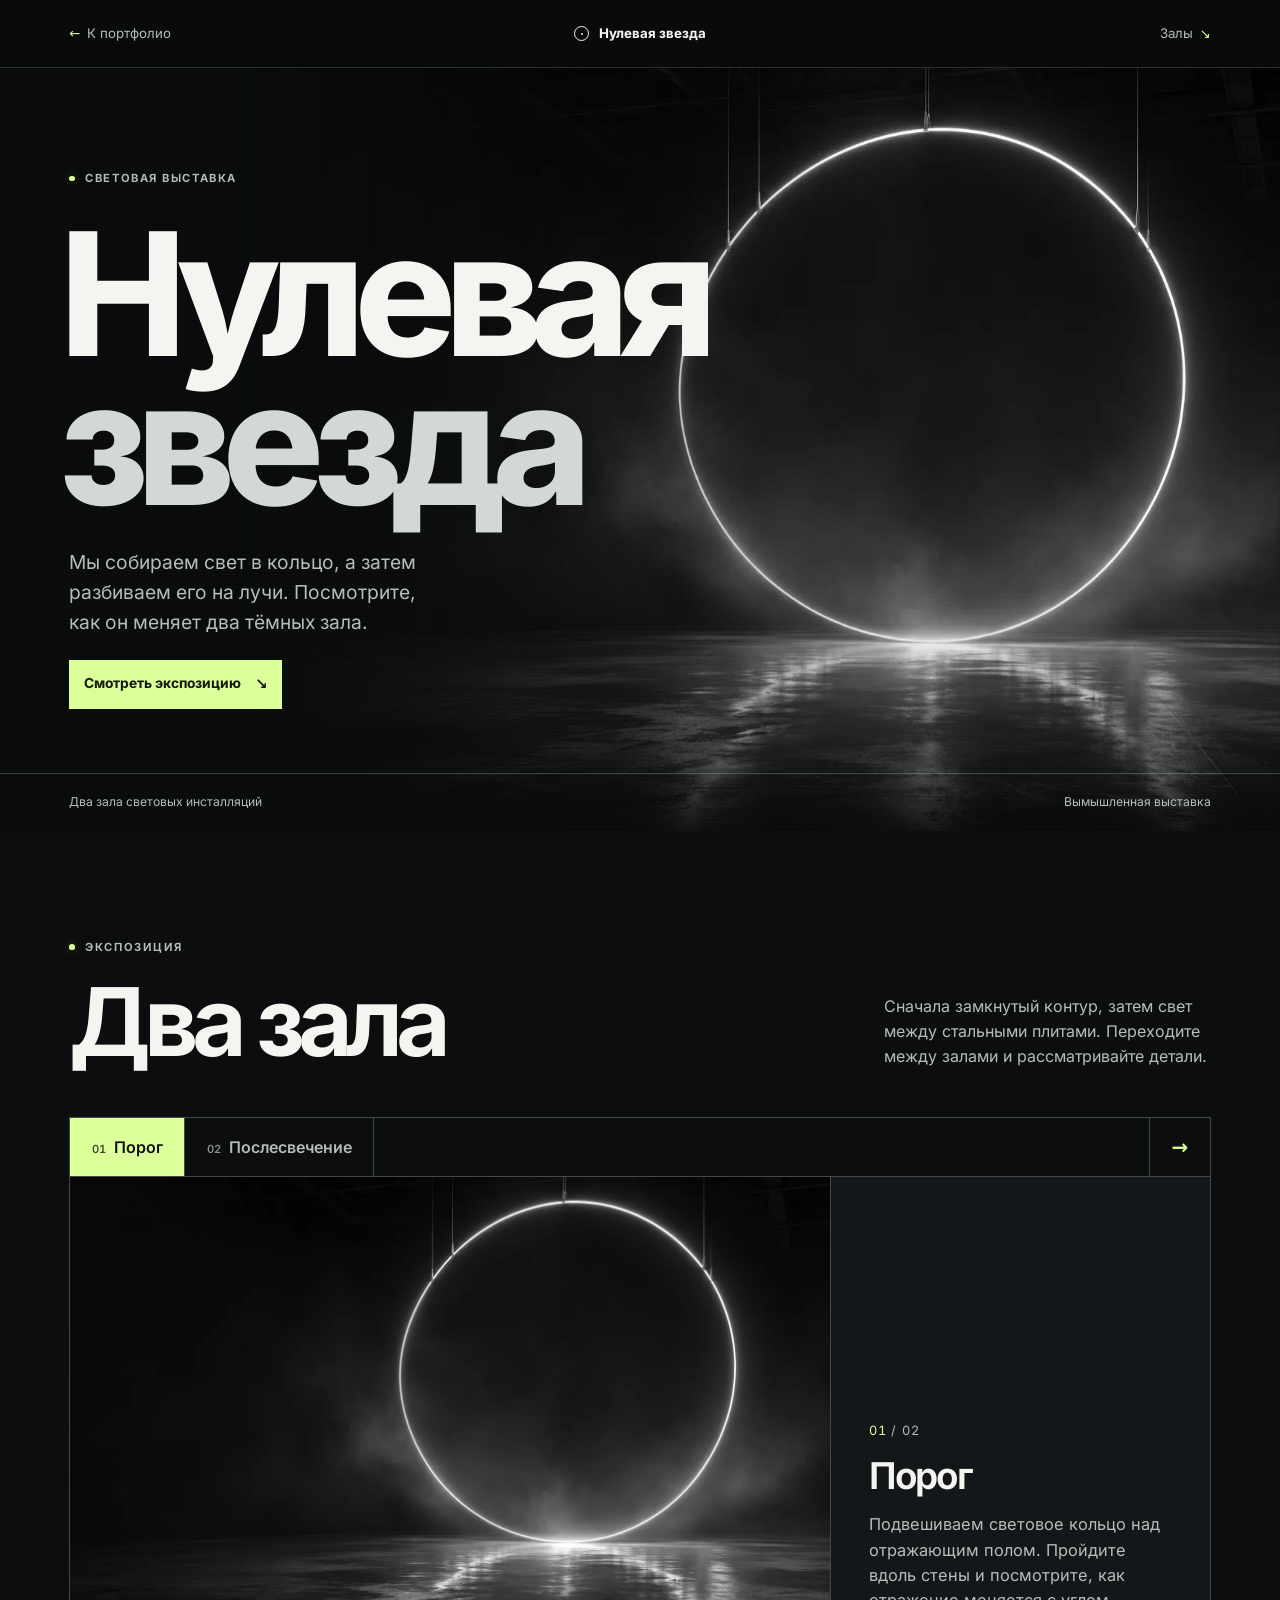
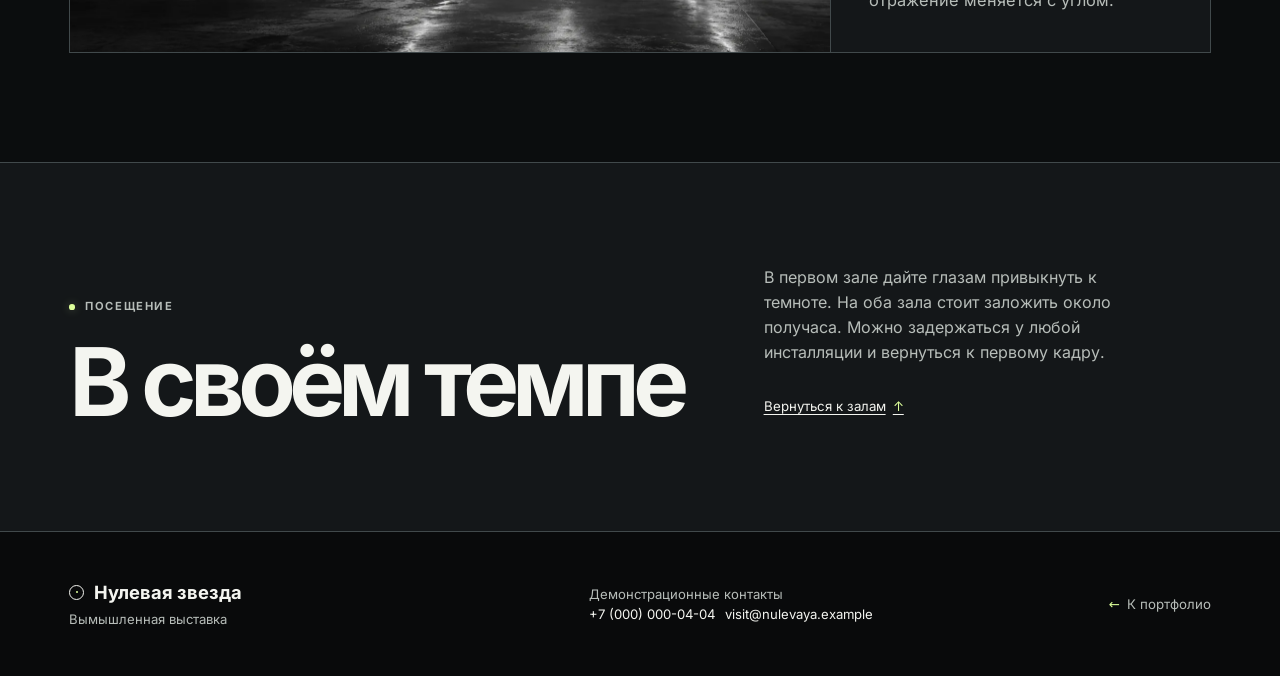
<file: nulevaya/index.html>
<!doctype html>
<html lang="ru">
<head>
  <meta charset="utf-8">
  <meta name="viewport" content="width=device-width, initial-scale=1">
  <meta name="robots" content="noindex, nofollow">
  <meta name="theme-color" content="#0b0d0e">
  <meta name="description" content="Нулевая звезда — вымышленная выставка световых инсталляций. Два зала и интерактивный просмотр экспозиции.">
  <title>Нулевая звезда · Световая выставка</title>
  <link rel="icon" type="image/png" href="assets/favicon.png">
  <link rel="stylesheet" href="styles.css">
  <script src="exhibition.js" defer></script>
</head>
<body>
  <a class="skip" href="#main">К содержанию</a>
  <header class="header">
    <div class="wrap header-inner">
      <a class="back" href="../index.html#works"><span aria-hidden="true">←</span> К портфолио</a>
      <a href="#main" class="brand" aria-label="Нулевая звезда, к началу страницы"><span class="emblem" aria-hidden="true"></span> Нулевая звезда</a>
      <a class="header-link" href="#exhibition">Залы <span aria-hidden="true">↘</span></a>
    </div>
  </header>

  <main id="main" tabindex="-1">
    <section class="hero" aria-labelledby="hero-title">
      <div class="hero-visual" aria-hidden="true">
        <img src="assets/threshold.webp" alt="" width="1536" height="1024" fetchpriority="high">
      </div>
      <div class="wrap hero-content">
        <p class="eyebrow hero-label"><span class="signal" aria-hidden="true"></span> Световая выставка</p>
        <h1 id="hero-title"><span>Нулевая</span> <span>звезда</span></h1>
        <p class="hero-description">Мы собираем свет в кольцо, а затем разбиваем его на лучи. Посмотрите, как он меняет два тёмных зала.</p>
        <a href="#exhibition" class="hero-action">Смотреть экспозицию <span aria-hidden="true">↘</span></a>
      </div>
      <div class="wrap hero-foot"><span>Два зала световых инсталляций</span><span>Вымышленная выставка</span></div>
    </section>

    <section class="exhibition" id="exhibition" aria-labelledby="exhibition-title">
      <div class="wrap">
        <header class="exhibition-intro reveal">
          <div><p class="eyebrow"><span class="signal" aria-hidden="true"></span> Экспозиция</p><h2 id="exhibition-title">Два зала</h2></div>
          <p>Сначала замкнутый контур, затем свет между стальными плитами. Переходите между залами и рассматривайте детали.</p>
        </header>

        <div class="scene-controls" aria-label="Залы выставки" role="group" hidden>
          <button type="button" data-select="0" aria-pressed="true" aria-controls="scene-threshold"><span>01</span> Порог</button>
          <button type="button" data-select="1" aria-pressed="false" aria-controls="scene-afterglow"><span>02</span> Послесвечение</button>
          <button class="next-scene" type="button" title="Следующий зал" aria-label="Следующий зал">→</button>
        </div>
        <p class="sr-only" role="status" id="scene-status"></p>

        <div class="scene-stack reveal">
          <article class="scene" id="scene-threshold" aria-labelledby="threshold-title">
            <figure class="scene-image"><img src="assets/threshold.webp" width="1536" height="1024" alt="Белое световое кольцо висит над графитовым полом и отражается в нём" decoding="async"></figure>
            <div class="scene-info">
              <p class="scene-number" aria-label="Зал один из двух">01 <span>/ 02</span></p>
              <h3 id="threshold-title">Порог</h3>
              <p>Подвешиваем световое кольцо над отражающим полом. Пройдите вдоль стены и посмотрите, как отражение меняется с углом.</p>
            </div>
          </article>
          <article class="scene" id="scene-afterglow" aria-labelledby="afterglow-title">
            <figure class="scene-image"><img src="assets/afterglow.webp" width="1536" height="1024" alt="Белые лучи проходят сквозь щели между высокими тёмными металлическими плитами" decoding="async" loading="lazy"></figure>
            <div class="scene-info">
              <p class="scene-number" aria-label="Зал два из двух">02 <span>/ 02</span></p>
              <h3 id="afterglow-title">Послесвечение</h3>
              <p>Размещаем стальные плиты так, чтобы свет проходил между кромками. Остановитесь сбоку: оттуда хорошо видны границы лучей.</p>
            </div>
          </article>
        </div>
      </div>
    </section>

    <section class="visit" aria-labelledby="visit-title">
      <div class="wrap visit-layout reveal">
        <div><p class="eyebrow"><span class="signal" aria-hidden="true"></span> Посещение</p><h2 id="visit-title">В своём темпе</h2></div>
        <div class="visit-copy"><p>В первом зале дайте глазам привыкнуть к темноте. На оба зала стоит заложить около получаса. Можно задержаться у любой инсталляции и вернуться к первому кадру.</p><a class="back-to-scenes" href="#exhibition">Вернуться к залам <span aria-hidden="true">↑</span></a></div>
      </div>
    </section>
  </main>

  <footer class="footer">
    <div class="wrap footer-inner">
      <div><p class="footer-brand"><span class="emblem" aria-hidden="true"></span> Нулевая звезда</p><p>Вымышленная выставка</p></div>
      <div class="contacts"><p>Демонстрационные контакты</p><p><span>+7 (000) 000-04-04</span> <span>visit@nulevaya.example</span></p></div>
      <a class="back" href="../index.html#works"><span aria-hidden="true">←</span> К портфолио</a>
    </div>
  </footer>
</body>
</html>
</file>
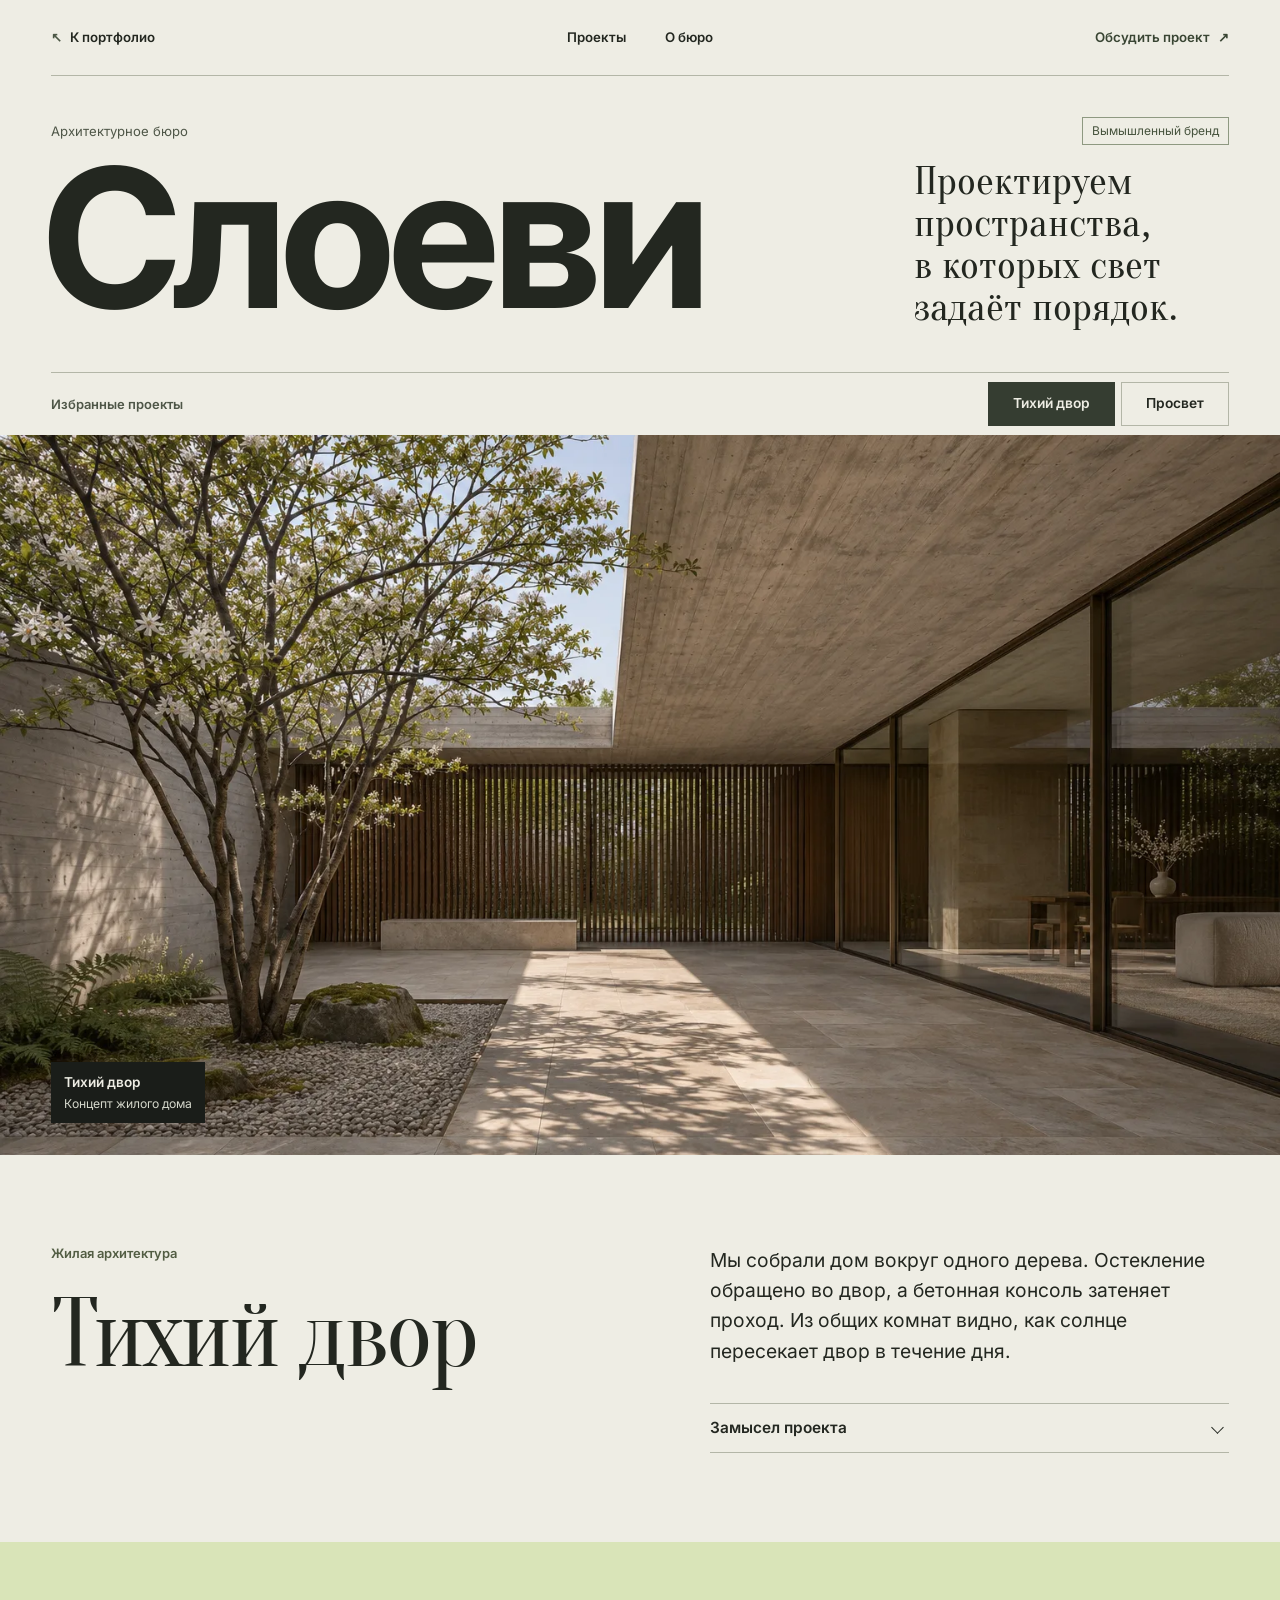
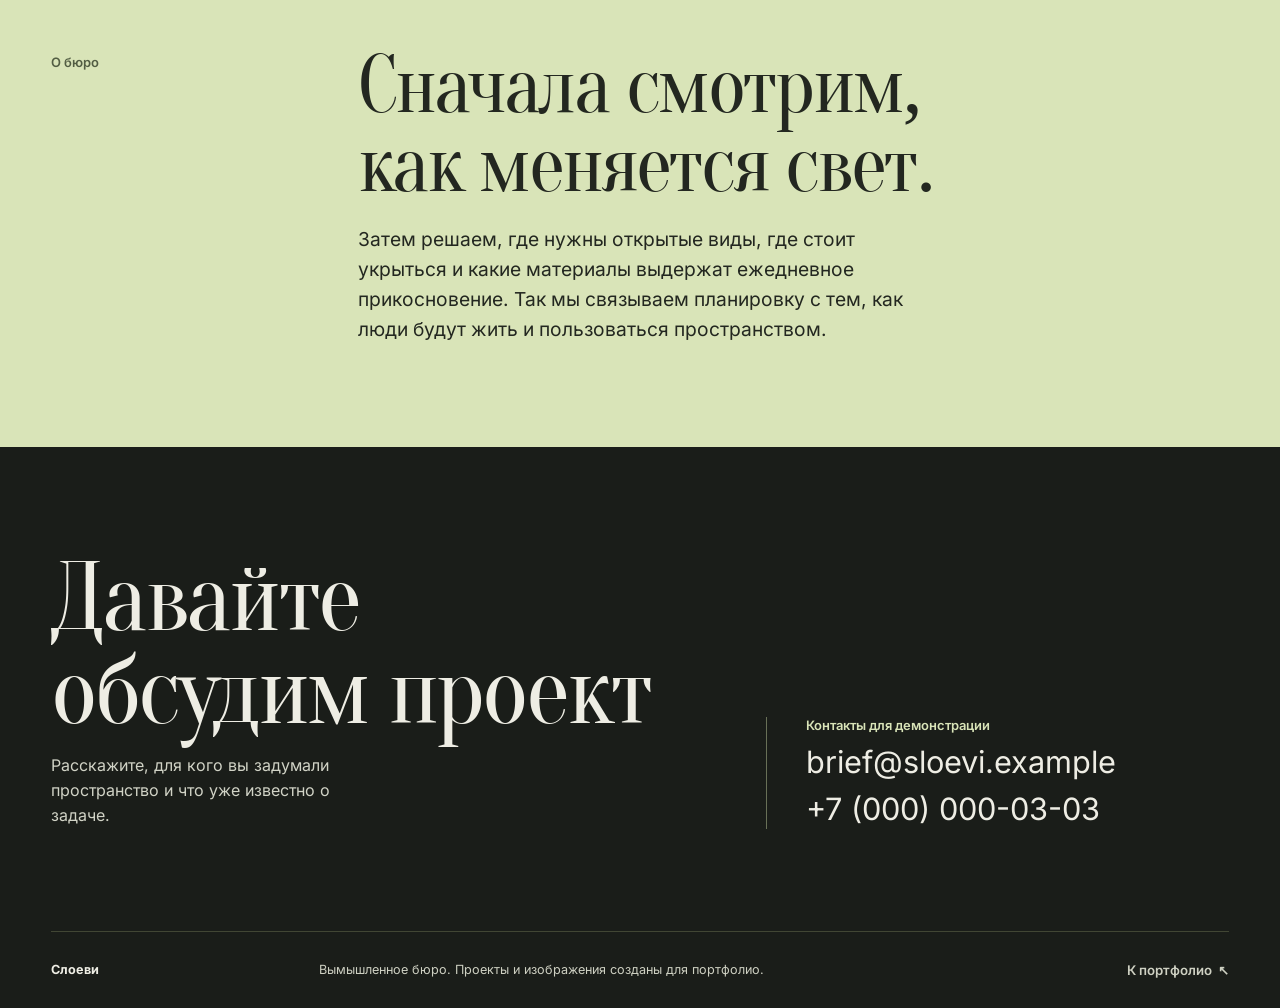
<file: sloevi/index.html>
<!doctype html>
<html lang="ru">
<head>
  <meta charset="utf-8">
  <meta name="robots" content="noindex, nofollow">
  <meta name="viewport" content="width=device-width, initial-scale=1">
  <meta name="theme-color" content="#eeede4">
  <meta name="description" content="Слоеви — вымышленное архитектурное бюро. Два концепта, в которых пространство раскрывается через свет и материал.">
  <link rel="icon" href="assets/mark.png" type="image/png">
  <title>Слоеви — архитектурное бюро</title>
  <link rel="stylesheet" href="style.css">
  <script src="site.js" defer></script>
</head>
<body>
  <a class="skip" href="#main">Перейти к содержимому</a>
  <header class="top">
    <div class="frame top-inner">
      <a class="return" href="../index.html#works"><span aria-hidden="true">↖</span> К портфолио</a>
      <nav aria-label="Разделы сайта" class="nav">
        <a href="#projects">Проекты</a>
        <a href="#approach">О бюро</a>
      </nav>
      <a class="top-action" href="#contact">Обсудить проект <span aria-hidden="true">↗</span></a>
    </div>
  </header>

  <main id="main" tabindex="-1">
    <section class="intro" aria-labelledby="title">
      <div class="frame">
        <div class="intro-heading">
          <p>Архитектурное бюро</p>
          <span class="demo">Вымышленный бренд</span>
        </div>
        <div class="intro-grid">
          <h1 id="title">Слоеви</h1>
          <p class="intro-copy">Проектируем пространства, в которых свет задаёт порядок.</p>
        </div>
      </div>
    </section>

    <section class="projects" id="projects" aria-label="Проекты бюро">
      <div class="project-bar">
        <div class="frame project-bar-inner">
          <p class="section-label" id="project-label">Избранные проекты</p>
          <div class="project-switch" data-project-switch hidden>
            <button type="button" aria-controls="court" id="select-court">Тихий двор</button>
            <button type="button" aria-controls="library" id="select-library">Просвет</button>
          </div>
        </div>
      </div>

      <article class="case" id="court" aria-labelledby="court-title">
        <figure class="project-image image-frame">
          <img src="assets/court.webp" alt="Горизонтальная бетонная консоль и дерево во внутреннем дворе дома" width="1536" height="1024" fetchpriority="high">
          <figcaption>Тихий двор <span>Концепт жилого дома</span></figcaption>
        </figure>
        <div class="frame case-body">
          <div class="case-name">
            <p class="section-label">Жилая архитектура</p>
            <h2 id="court-title">Тихий двор</h2>
          </div>
          <div class="case-copy">
            <p>Мы собрали дом вокруг одного дерева. Остекление обращено во двор, а бетонная консоль затеняет проход. Из общих комнат видно, как солнце пересекает двор в течение дня.</p>
            <details>
              <summary>Замысел проекта</summary>
              <p>Мы оставили двор открытым, чтобы дерево стало частью повседневного маршрута. Глухие стены закрывают частные комнаты, деревянные экраны фильтруют свет, а каменный пол продолжается до границы сада.</p>
            </details>
          </div>
        </div>
      </article>

      <article class="case" id="library" aria-labelledby="library-title">
        <figure class="project-image image-frame">
          <img src="assets/library.webp" alt="Деревянный читальный зал со светом из высокого продольного окна" width="1536" height="1024" loading="lazy">
          <figcaption>Просвет <span>Концепт читального павильона</span></figcaption>
        </figure>
        <div class="frame case-body">
          <div class="case-name">
            <p class="section-label">Общественное пространство</p>
            <h2 id="library-title">Просвет</h2>
          </div>
          <div class="case-copy">
            <p>Мы спроектировали читальный зал вдоль узкой полосы верхнего света. Общий стол обращён к окну, а широкие ступени дают возможность присесть с книгой.</p>
            <details>
              <summary>Замысел проекта</summary>
              <p>Деревянные рёбра потолка задают ритм зала. Свет скользит между ними и ложится на каменный пол. Тёмные стеллажи помогают сохранить спокойный фон у мест для чтения.</p>
            </details>
          </div>
        </div>
      </article>
    </section>

    <section class="approach" id="approach" aria-labelledby="approach-title">
      <div class="frame approach-inner">
        <div class="section-label">О бюро</div>
        <div>
          <h2 id="approach-title">Сначала смотрим, как меняется свет.</h2>
          <p>Затем решаем, где нужны открытые виды, где стоит укрыться и какие материалы выдержат ежедневное прикосновение. Так мы связываем планировку с тем, как люди будут жить и пользоваться пространством.</p>
        </div>
      </div>
    </section>

    <section class="contact" id="contact" aria-labelledby="contact-title">
      <div class="frame contact-inner">
        <div>
          <h2 id="contact-title">Давайте обсудим проект</h2>
          <p>Расскажите, для кого вы задумали пространство и что уже известно о задаче.</p>
        </div>
        <address>
          <span class="section-label">Контакты для демонстрации</span>
          <span>brief@sloevi.example</span>
          <span>+7 (000) 000-03-03</span>
        </address>
      </div>
    </section>
  </main>

  <footer class="footer">
    <div class="frame footer-inner">
      <span>Слоеви</span>
      <p>Вымышленное бюро. Проекты и изображения созданы для портфолио.</p>
      <a href="../index.html#works">К портфолио <span aria-hidden="true">↖</span></a>
    </div>
  </footer>
</body>
</html>
</file>
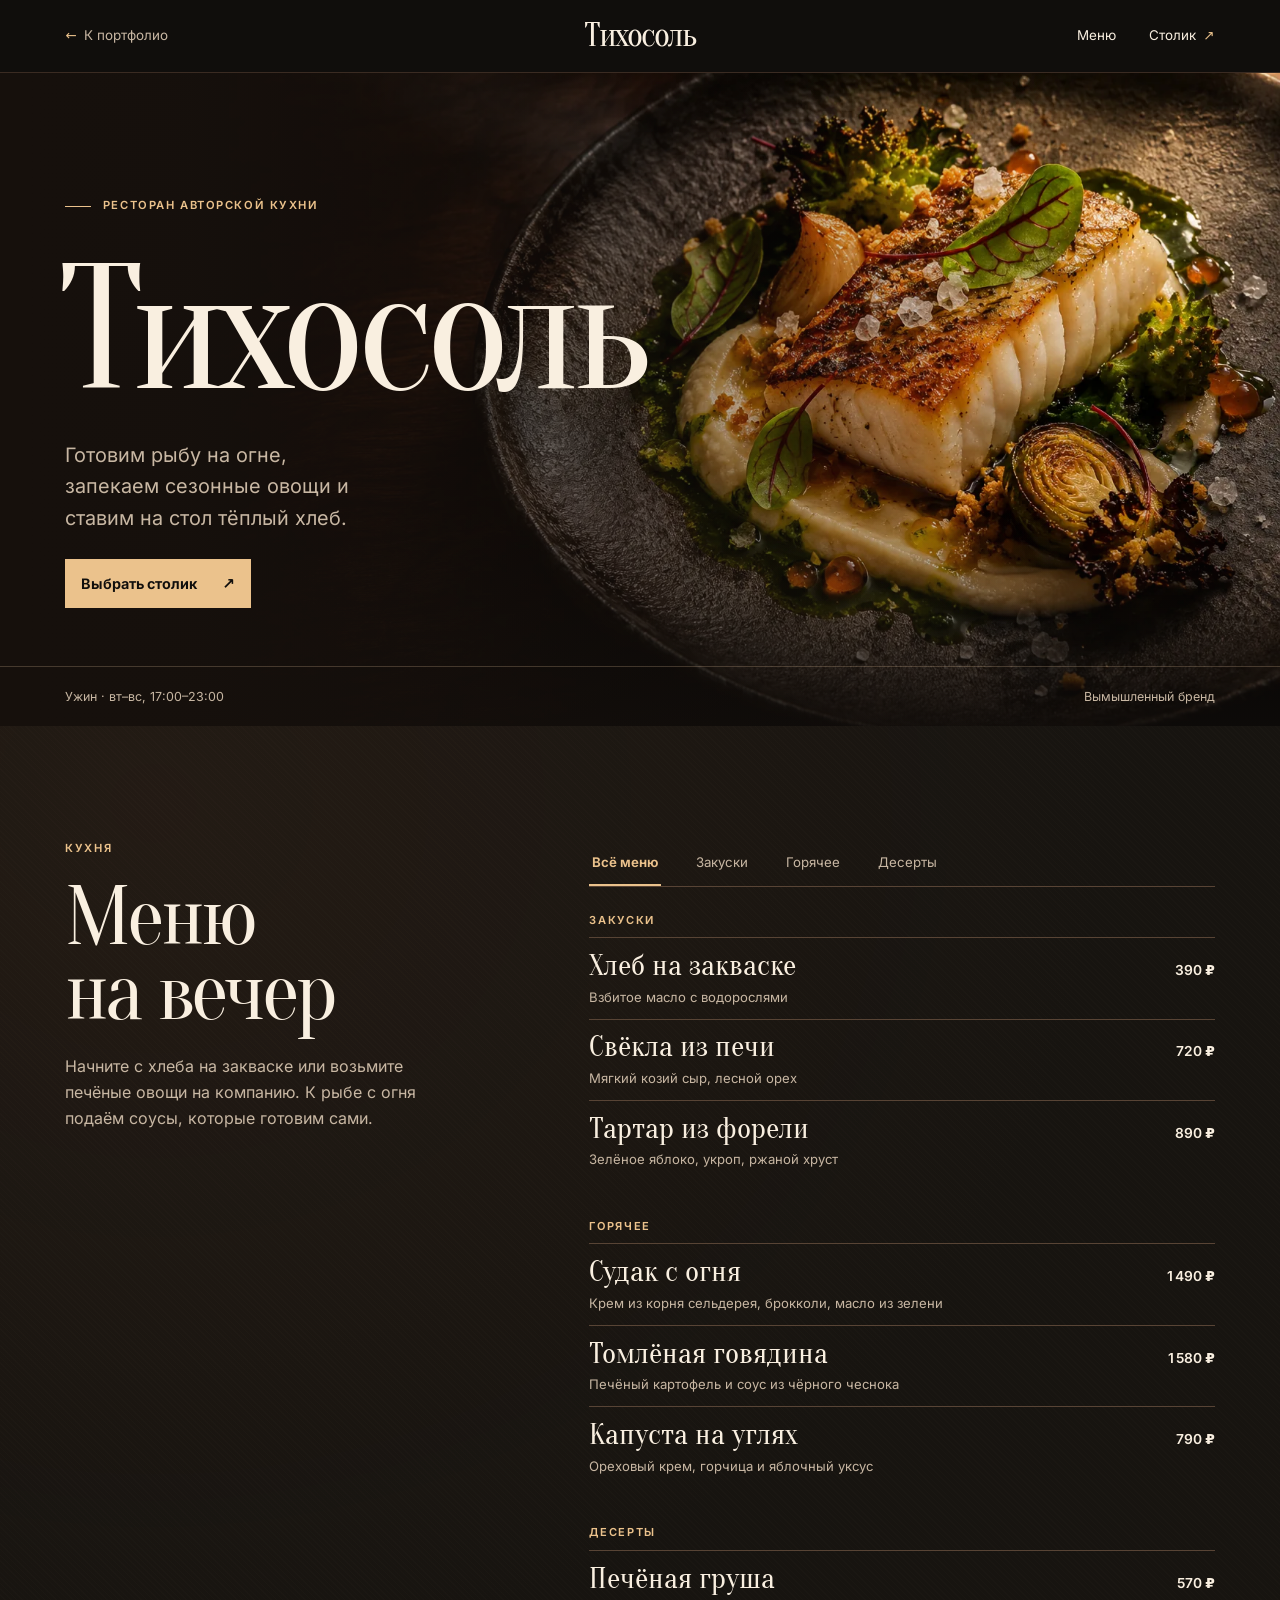
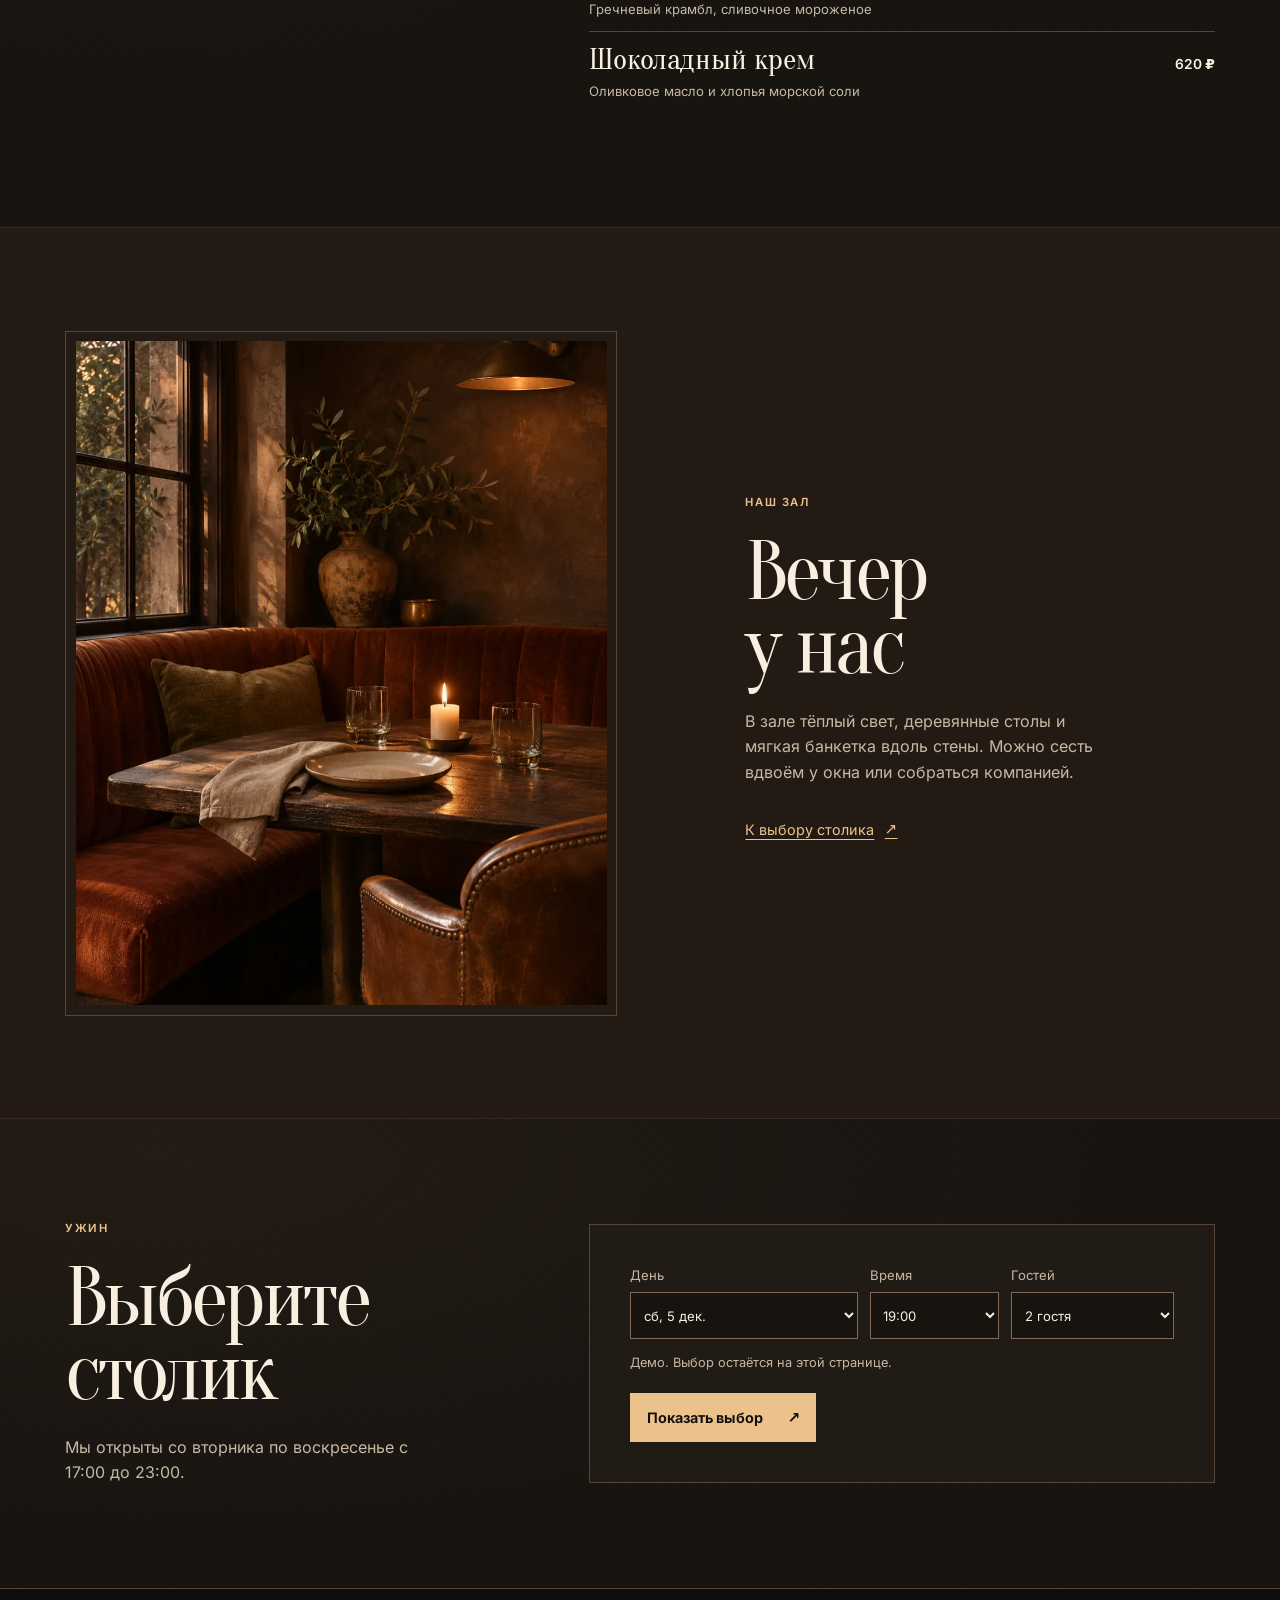
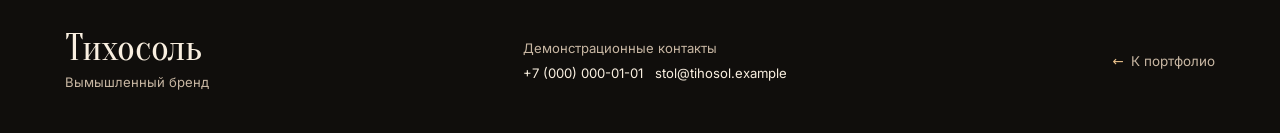
<file: tihosol/index.html>
<!doctype html>
<html lang="ru">
<head>
  <meta charset="utf-8">
  <meta name="robots" content="noindex, nofollow">
  <meta name="viewport" content="width=device-width, initial-scale=1">
  <meta name="theme-color" content="#161411">
  <meta name="description" content="Тихосоль — вымышленный ресторан авторской кухни. Меню, зал и интерактивный выбор столика.">
  <link rel="icon" href="assets/mark.png" type="image/png">
  <title>Тихосоль · Ресторан авторской кухни</title>
  <link rel="stylesheet" href="styles.css">
  <script src="restaurant.js" defer></script>
</head>
<body>
  <a class="skip" href="#main">К содержанию</a>
  <header class="site-header">
    <div class="wrap header-inner">
      <a class="return-link" href="../index.html#works"><span aria-hidden="true">←</span> К портфолио</a>
      <a class="header-brand" href="#main" aria-label="Тихосоль, к началу страницы">Тихосоль</a>
      <nav aria-label="Разделы ресторана">
        <a class="header-menu" href="#menu">Меню</a>
        <a href="#table">Столик <span aria-hidden="true">↗</span></a>
      </nav>
    </div>
  </header>

  <main id="main" tabindex="-1">
    <section class="hero" aria-labelledby="hero-title">
      <div class="hero-image" aria-hidden="true">
        <img src="assets/hero.webp" alt="" width="1536" height="1024" fetchpriority="high">
      </div>
      <div class="wrap hero-content">
        <p class="eyebrow">Ресторан авторской кухни</p>
        <h1 id="hero-title">Тихосоль</h1>
        <p class="hero-description">Готовим рыбу на огне, запекаем сезонные овощи и ставим на стол тёплый хлеб.</p>
        <a class="action" href="#table">Выбрать столик <span aria-hidden="true">↗</span></a>
      </div>
      <div class="wrap hero-caption"><span>Ужин · вт–вс, 17:00–23:00</span><span>Вымышленный бренд</span></div>
    </section>

    <section class="menu" id="menu" aria-labelledby="menu-title">
      <div class="wrap menu-layout">
        <div class="section-lead reveal">
          <p class="eyebrow">Кухня</p>
          <h2 id="menu-title">Меню<br>на вечер</h2>
          <p>Начните с хлеба на закваске или возьмите печёные овощи на компанию. К рыбе с огня подаём соусы, которые готовим сами.</p>
        </div>
        <div class="menu-content reveal">
          <div class="menu-filter" aria-label="Разделы меню" role="group" hidden>
            <button type="button" data-category="all" aria-pressed="true">Всё меню</button>
            <button type="button" data-category="starters" aria-pressed="false">Закуски</button>
            <button type="button" data-category="mains" aria-pressed="false">Горячее</button>
            <button type="button" data-category="desserts" aria-pressed="false">Десерты</button>
          </div>
          <p class="sr-only" id="menu-status" role="status"></p>
          <section class="menu-section" data-menu="starters" aria-labelledby="starters-title">
            <h3 id="starters-title">Закуски</h3>
            <dl>
              <div><dt>Хлеб на закваске<small>Взбитое масло с водорослями</small></dt><dd>390 ₽</dd></div>
              <div><dt>Свёкла из печи<small>Мягкий козий сыр, лесной орех</small></dt><dd>720 ₽</dd></div>
              <div><dt>Тартар из форели<small>Зелёное яблоко, укроп, ржаной хруст</small></dt><dd>890 ₽</dd></div>
            </dl>
          </section>
          <section class="menu-section" data-menu="mains" aria-labelledby="mains-title">
            <h3 id="mains-title">Горячее</h3>
            <dl>
              <div><dt>Судак с огня<small>Крем из корня сельдерея, брокколи, масло из зелени</small></dt><dd>1 490 ₽</dd></div>
              <div><dt>Томлёная говядина<small>Печёный картофель и соус из чёрного чеснока</small></dt><dd>1 580 ₽</dd></div>
              <div><dt>Капуста на углях<small>Ореховый крем, горчица и яблочный уксус</small></dt><dd>790 ₽</dd></div>
            </dl>
          </section>
          <section class="menu-section" data-menu="desserts" aria-labelledby="desserts-title">
            <h3 id="desserts-title">Десерты</h3>
            <dl>
              <div><dt>Печёная груша<small>Гречневый крамбл, сливочное мороженое</small></dt><dd>570 ₽</dd></div>
              <div><dt>Шоколадный крем<small>Оливковое масло и хлопья морской соли</small></dt><dd>620 ₽</dd></div>
            </dl>
          </section>
        </div>
      </div>
    </section>

    <section class="room" aria-labelledby="room-title">
      <div class="wrap room-layout">
        <figure class="room-photo reveal"><img src="assets/room.webp" alt="Стол у бархатной банкетки с двумя бокалами, керамической посудой и свечой" width="960" height="1440" loading="lazy" decoding="async"></figure>
        <div class="room-copy reveal">
          <p class="eyebrow">Наш зал</p>
          <h2 id="room-title">Вечер<br>у нас</h2>
          <p>В зале тёплый свет, деревянные столы и мягкая банкетка вдоль стены. Можно сесть вдвоём у окна или собраться компанией.</p>
          <a class="text-link" href="#table">К выбору столика <span aria-hidden="true">↗</span></a>
        </div>
      </div>
    </section>

    <section class="table" id="table" aria-labelledby="table-title">
      <div class="wrap table-layout">
        <div class="section-lead reveal">
          <p class="eyebrow">Ужин</p>
          <h2 id="table-title">Выберите столик</h2>
          <p>Мы открыты со вторника по воскресенье с 17:00 до 23:00.</p>
        </div>
        <div class="table-interaction reveal">
          <form class="table-form" hidden>
            <div class="table-fields">
              <label>День <select name="day" required></select></label>
              <label>Время <select name="time" required>
                <option value="17:00">17:00</option><option value="18:00">18:00</option><option value="19:00" selected>19:00</option><option value="20:00">20:00</option><option value="21:00">21:00</option>
              </select></label>
              <label>Гостей <select name="party" required>
                <option value="1">1 гость</option><option value="2" selected>2 гостя</option><option value="3">3 гостя</option><option value="4">4 гостя</option><option value="5">5 гостей</option><option value="6">6 гостей</option>
              </select></label>
            </div>
            <p class="table-note">Демо. Выбор остаётся на этой странице.</p>
            <button class="action" type="submit">Показать выбор <span aria-hidden="true">↗</span></button>
          </form>
          <noscript><p>Для выбора времени в демо включите JavaScript.</p></noscript>
        </div>
      </div>
      <dialog class="receipt" aria-labelledby="receipt-title" aria-describedby="table-result receipt-note">
        <div class="receipt-paper">
          <p class="receipt-brand">Тихосоль</p>
          <h3 id="receipt-title">Столик на вечер</h3>
          <p id="table-result" class="table-result" tabindex="-1"></p>
          <p id="receipt-note" class="receipt-note">Демонстрация бронирования</p>
          <button class="receipt-close" type="button">Вернуться к выбору <span aria-hidden="true">↩</span></button>
        </div>
      </dialog>
    </section>
  </main>

  <footer class="site-footer">
    <div class="wrap footer-inner">
      <div><p class="footer-brand">Тихосоль</p><p>Вымышленный бренд</p></div>
      <div class="footer-contact"><p>Демонстрационные контакты</p><p><span>+7 (000) 000-01-01</span> <span>stol@tihosol.example</span></p></div>
      <a class="return-link" href="../index.html#works"><span aria-hidden="true">←</span> К портфолио</a>
    </div>
  </footer>
</body>
</html>
</file>
<file: portfolio.css>
@font-face {
  font-family: Oranienbaum;
  src: url("assets/fonts/oranienbaum-cyr.woff2") format("woff2");
  font-weight: 400;
  font-display: swap;
  unicode-range: U+0301,U+0400-045F,U+0490-0491,U+04B0-04B1,U+2116;
}
@font-face {
  font-family: Inter;
  src: url("assets/fonts/inter-latin.woff2") format("woff2");
  font-weight: 400 700;
  font-display: swap;
}
@font-face {
  font-family: Inter;
  src: url("assets/fonts/inter-cyr.woff2") format("woff2");
  font-weight: 400 700;
  font-display: swap;
  unicode-range: U+0301,U+0400-045F,U+0490-0491,U+04B0-04B1,U+2116;
}

:root {
  color-scheme: light;
  --paper: #f6f3e9;
  --panel: #ede9dc;
  --ink: #20221c;
  --muted: #55584b;
  --line: #ccc8b9;
  --acid: #dced88;
  --accent: #bacd64;
  --title: Oranienbaum, Georgia, serif;
  --ui: Inter, system-ui, sans-serif;
  --gutter: clamp(16px, 5.3vw, 78px);
  --ease: cubic-bezier(.22,.7,.2,1);
}
* { box-sizing: border-box; }
html { background: var(--paper); scroll-behavior: smooth; }
body { margin: 0; color: var(--ink); font: 400 1rem/1.55 var(--ui); }
h1, h2, h3, p { margin: 0; }
h1, h2, h3 { text-wrap: balance; }
p { text-wrap: pretty; }
a { color: inherit; }
:where(a):focus-visible { outline: 2px solid var(--ink); outline-offset: 5px; }
:where(section, main)[id] { scroll-margin-top: 24px; }
main:focus { outline: none; }
.container { width: min(100% - var(--gutter) * 2, 1350px); margin-inline: auto; }
.skip:not(:focus) { position: absolute; width: 1px; height: 1px; overflow: hidden; clip-path: inset(50%); white-space: nowrap; }
.skip:focus { position: fixed; top: 10px; left: 10px; z-index: 5; padding: 10px 15px; background: var(--paper); }

.masthead-inner, .footer-inner { display: flex; min-height: 74px; align-items: center; justify-content: space-between; gap: 15px; }
.masthead-inner { border-bottom: 1px solid var(--line); }
.identity { display: inline-flex; align-items: center; min-height: 44px; gap: 10px; font-size: .9375rem; font-weight: 700; letter-spacing: -.045em; text-decoration: none; white-space: nowrap; }
.identity-mark { position: relative; width: 24px; height: 22px; flex: 0 0 24px; }
.identity-mark::before, .identity-mark::after {
  content: "";
  position: absolute;
  top: 2px;
  width: 16px;
  height: 18px;
  border: 1.5px solid;
  border-radius: 51%;
  transform: rotate(18deg);
}
.identity-mark::before { left: 0; background: var(--acid); }
.identity-mark::after { right: 0; background: var(--ink); }
.masthead nav { display: flex; align-items: center; gap: clamp(14px, 3vw, 42px); }
.masthead nav a, .to-top { display: inline-flex; align-items: center; min-height: 44px; font-size: .9375rem; font-weight: 500; text-decoration: none; white-space: nowrap; }
.masthead nav a:hover, .to-top:hover { text-decoration: underline; text-underline-offset: 4px; }

.hero {
  min-height: clamp(570px, 47vw, 745px);
  display: grid;
  grid-template-columns: minmax(0, .83fr) minmax(0, 1.17fr);
  gap: clamp(28px, 5.4vw, 86px);
  align-items: center;
  padding-block: clamp(41px, 6.15vw, 98px) clamp(48px, 6.8vw, 105px);
}
.intro { min-width: 0; }
.hero-label { margin-bottom: clamp(15px, 2vw, 30px); color: var(--muted); font-size: .9375rem; font-weight: 500; }
h1 { font: 400 clamp(4.5rem, 8.15vw, 8.1rem)/.84 var(--title); letter-spacing: -.066em; }
h1 span { display: block; }
.intro-text { max-width: 35ch; margin-top: clamp(24px, 3vw, 43px); font-size: clamp(1rem, 1.42vw, 1.18rem); color: var(--muted); }
.primary {
  display: inline-flex;
  width: fit-content;
  min-height: 52px;
  align-items: center;
  gap: 24px;
  margin-top: 24px;
  padding: 12px 17px;
  background: var(--acid);
  font-size: .9375rem;
  font-weight: 700;
  text-decoration: none;
  transition: background-color .2s, transform .24s var(--ease);
}
.primary:hover { background: var(--accent); transform: translateY(-2px); }
.primary:active { transform: translateY(0); }
.arrow { position: relative; display: inline-block; flex: 0 0 15px; width: 15px; height: 15px; }
.arrow::before, .arrow::after { content: ""; position: absolute; }
.arrow::before { left: 1px; right: 2px; top: 7px; border-top: 1.5px solid; }
.arrow::after { top: 4px; right: 2px; width: 6px; height: 6px; border-top: 1.5px solid; border-right: 1.5px solid; transform: rotate(45deg); }
.down { transform: rotate(90deg); }
.up { transform: rotate(-90deg); }
.diagonal { transform: rotate(-42deg); }

.cover-gallery {
  display: grid;
  grid-template-columns: minmax(0, 1fr) minmax(0, .94fr) minmax(0, 1.08fr);
  gap: clamp(4px, .5vw, 8px);
  min-width: 0;
  aspect-ratio: 1.19;
  padding: clamp(5px, .6vw, 9px);
  background: #282b22;
}
.cover {
  display: flex;
  position: relative;
  isolation: isolate;
  overflow: hidden;
  min-width: 0;
  align-items: end;
  background: #535445;
  color: #fffdf6;
  text-decoration: none;
}
.cover:focus-visible { outline: 2px solid var(--acid); outline-offset: -4px; }
.cover img { position: absolute; z-index: -2; inset: 0; width: 100%; height: 100%; object-fit: cover; transition: transform .5s var(--ease); }
.cover::before { position: absolute; z-index: -1; inset: 40% 0 0; content: ""; background: linear-gradient(transparent, #141515d9); }
.cover span { padding: 13px 11px; font-size: clamp(.75rem, 1.3vw, 1rem); font-weight: 500; }
.cover--light { background: #6b4d3b; }
.cover--light img { object-position: 51% center; }
.cover--exhibit { background: #3e403d; }
.cover--exhibit img { object-position: 51% center; }
.cover--tech { background: #35234e; }
.cover--tech img { object-position: 55% center; }
.cover::after {
  content: "";
  position: absolute;
  z-index: 1;
  inset: 0;
  background: var(--cover-ink, #31332b);
  transform: translateY(-102%);
  pointer-events: none;
}
.cover--light { --cover-ink: #68492f; }
.cover--exhibit { --cover-ink: #585851; }
.cover--tech { --cover-ink: #3d2755; }
.cover span::after {
  content: "";
  display: block;
  height: 1px;
  background: currentColor;
  transform: scaleX(0);
  transform-origin: left;
  transition: transform .25s var(--ease);
}
.cover:is(:hover, :focus-visible) span::after { transform: scaleX(1); }
.cover:is(:hover, :focus-visible) img { transform: scale(1.08); }

.works { padding-block: clamp(55px, 8vw, 116px); background: var(--panel); }
h2 { font: 400 clamp(2.75rem, 6.15vw, 5.6rem)/.96 var(--title); letter-spacing: -.05em; }
.works h2 { margin-bottom: clamp(22px, 4.4vw, 64px); }
.project-list { display: grid; gap: 7px; }
.project-link {
  position: relative;
  display: grid;
  grid-template-columns: minmax(0, 1.45fr) minmax(0, .55fr);
  align-items: stretch;
  gap: 0;
  background: var(--paper);
  text-decoration: none;
}
.project-media { display: grid; align-items: center; min-width: 0; padding: clamp(13px, 3.1vw, 44px); background: var(--mat, #c7c5b8); }
.project-media img { display: block; width: 100%; height: auto; aspect-ratio: 8 / 5; object-fit: cover; transition: transform .44s var(--ease); }
.project-link:hover .project-media img { transform: scale(1.025); }
.project--light { --mat: #bda48d; }
.project--exhibit { --mat: #a9a9a1; }
.project--tech { --mat: #9f8fae; }
.project--food { --mat: #bba48c; }
.project--movement { --mat: #bac396; }
.project--architecture { --mat: #c5cbc8; }
:is(.project--movement, .project--exhibit) .project-link { grid-template-columns: minmax(0, .55fr) minmax(0, 1.45fr); }
:is(.project--movement, .project--exhibit) .project-media { grid-column: 2; grid-row: 1; }
:is(.project--movement, .project--exhibit) .project-copy { grid-column: 1; grid-row: 1; }
.project-copy { display: flex; flex-direction: column; justify-content: center; align-items: flex-start; padding: clamp(22px, 4vw, 51px); }
.project-copy h3 { margin: 7px 0 13px; font: 400 clamp(2.35rem, 4.6vw, 4.25rem)/.96 var(--title); letter-spacing: -.045em; }
.project-copy > p { width: min(100%, 34ch); color: var(--muted); }
.project-copy > p:first-child { font-size: .875rem; font-weight: 500; }
.project-action { display: inline-flex; align-items: center; gap: 11px; min-height: 44px; margin-top: 14px; font-size: .875rem; font-weight: 700; text-decoration: underline; text-underline-offset: 4px; }
.project-link:hover .project-action { text-decoration-thickness: 2px; }

.about { padding-block: clamp(42px, 7vw, 98px); }
.about-inner { display: grid; grid-template-columns: minmax(0, .9fr) minmax(0, 1.1fr); gap: clamp(22px, 6vw, 78px); align-items: center; }
.about-inner > p { max-width: 48ch; color: var(--muted); }
.footer-inner { border-top: 1px solid var(--line); }
.to-top { gap: 8px; }

.reading-progress { display: none; }
@media (prefers-reduced-motion: no-preference) {
  .hero-label, .intro h1 span, .intro-text, .intro .primary, .cover-gallery {
    animation: intro-in .67s var(--ease) both;
  }
  .intro h1 span:first-child { animation-delay: .06s; }
  .intro h1 span:last-child { animation-delay: .15s; }
  .intro-text { animation-delay: .22s; }
  .intro .primary { animation-delay: .3s; }
  .cover-gallery { animation-delay: .06s; }
  .cover::after { animation: lift-cover .62s var(--ease) both; }
  .cover--light::after { animation-delay: .16s; }
  .cover--exhibit::after { animation-delay: .25s; }
  .cover--tech::after { animation-delay: .34s; }

  .motion-ready [data-reveal] .project-media img,
  .motion-ready [data-reveal] .project-copy,
  .motion-ready .about-inner > * {
    transition: opacity .55s var(--ease), transform .55s var(--ease);
  }
  .motion-ready [data-reveal] .project-copy { transition-delay: .09s; }
  .motion-ready [data-reveal]:not(.is-visible):not(:focus-within) .project-media img {
    opacity: .25;
    transform: scale(.975) translateY(9px);
  }
  .motion-ready [data-reveal]:not(.is-visible):not(:focus-within) .project-copy,
  .motion-ready .about-inner:not(.is-visible) > * {
    opacity: .15;
    transform: translateY(14px);
  }

  @supports (animation-timeline: scroll()) {
    .reading-progress {
      display: block;
      position: fixed;
      z-index: 4;
      inset: 0 0 auto;
      height: 2px;
      background: #68783a;
      transform-origin: left;
      pointer-events: none;
      animation: reading-progress linear both;
      animation-timeline: scroll(root block);
    }
  }

  @keyframes intro-in {
    from { opacity: 0; transform: translateY(15px); }
    to { opacity: 1; transform: translateY(0); }
  }
  @keyframes lift-cover {
    from { transform: translateY(0); }
    to { transform: translateY(-102%); }
  }
  @keyframes reading-progress {
    from { transform: scaleX(0); }
    to { transform: scaleX(1); }
  }
}
@media (prefers-reduced-motion: reduce) {
  html { scroll-behavior: auto; }
  *, *::before, *::after { transition: none !important; animation: none !important; }
}
@media (max-width: 1000px) {
  .hero { grid-template-columns: minmax(0, .9fr) minmax(0, 1.1fr); }
  h1 { font-size: clamp(3.68rem, 8.85vw, 5.7rem); }
  .project-copy { padding: clamp(20px, 3vw, 30px); }
  .project-copy h3 { font-size: clamp(2rem, 4.6vw, 3.5rem); }
}
@media (max-width: 680px) {
  .masthead-inner, .footer-inner { min-height: 61px; }
  .masthead nav a { font-size: .8125rem; }
  .identity { gap: 7px; }
  .hero { min-height: 0; grid-template-columns: 1fr; gap: 28px; padding-block: 33px 45px; }
  h1 { font-size: clamp(3.72rem, 15vw, 6.1rem); }
  .intro-text { margin-top: 18px; }
  .primary { margin-top: 17px; }
  .cover-gallery { aspect-ratio: 1.5; }
  .cover span { padding: 8px 5px; }
  .works { padding-block: 40px 49px; }
  .project-list { gap: 13px; }
  .project-link, :is(.project--movement, .project--exhibit) .project-link { grid-template-columns: minmax(0, 1fr); }
  :is(.project--movement, .project--exhibit) .project-media, :is(.project--movement, .project--exhibit) .project-copy { grid-column: auto; grid-row: auto; }
  .project-copy { padding: 17px 15px 9px; }
  .project-copy h3 { font-size: 2.5rem; margin-bottom: 8px; }
  .project-action { margin-top: 7px; }
  .about-inner { grid-template-columns: minmax(0, 1fr); gap: 16px; }
}
@media (max-width: 355px) {
  .identity { font-size: .8125rem; }
  .masthead nav { gap: 9px; }
}
</file>
<file: konturum/style.css>
@font-face {
  font-family: Inter;
  src: url("../assets/fonts/inter-latin.woff2") format("woff2");
  font-style: normal;
  font-weight: 400 700;
  font-display: swap;
  unicode-range: U+0000-00FF,U+2000-206F,U+20AC,U+2190-2199,U+2212;
}

@font-face {
  font-family: Inter;
  src: url("../assets/fonts/inter-cyr.woff2") format("woff2");
  font-style: normal;
  font-weight: 400 700;
  font-display: swap;
  unicode-range: U+0301,U+0400-045F,U+0490-0491,U+04B0-04B1,U+2116;
}

:root {
  color-scheme: dark;
  --background: #140f12;
  --surface: #21191c;
  --paper: #f8efeb;
  --muted: #c3afb5;
  --line: #49343c;
  --accent: #ff765f;
  --accent-deep: #421d1e;
  --gutter: clamp(1rem, 4vw, 4rem);
  --ease-out: cubic-bezier(.2,.72,.25,1);
  --sans: Inter, system-ui, sans-serif;
}

*, *::before, *::after { box-sizing: border-box; }
[hidden] { display: none !important; }
html { scroll-padding-top: 1rem; }
body {
  margin: 0;
  background: var(--background);
  color: var(--paper);
  font: 400 1rem/1.57 var(--sans);
  text-rendering: optimizeLegibility;
}
h1, h2, h3, p, figure, dl, dd, ol { margin: 0; }
a { color: inherit; text-decoration: none; }
button { font: inherit; }
a, button { touch-action: manipulation; }
:focus-visible { outline: 2px solid #ffac98; outline-offset: 4px; }
.wrap { width: min(100% - 2 * var(--gutter), 82rem); margin-inline: auto; }
.skip {
  position: fixed;
  z-index: 5;
  left: .75rem;
  top: .75rem;
  background: var(--paper);
  color: var(--background);
  padding: .65rem 1rem;
  transform: translateY(calc(-100% - 2rem));
}
.skip:focus { transform: none; }

.header { position: relative; z-index: 2; }
.header-inner {
  border-bottom: 1px solid var(--line);
  min-height: 4.55rem;
  display: grid;
  grid-template-columns: 1fr auto 1fr;
  align-items: center;
  gap: .6rem;
}
.header a { display: inline-flex; align-items: center; min-height: 44px; width: max-content; }
.return, .header-link { gap: .35rem; color: var(--muted); font-size: .87rem; font-weight: 600; }
.header-link { justify-self: end; }
.return:hover, .header-link:hover, .footer a:hover { color: var(--paper); text-decoration: underline; text-underline-offset: .2em; }
.brand { color: var(--paper); gap: .55rem; font-size: 1.06rem; font-weight: 700; letter-spacing: -.043em; }
.brand i {
  display: inline-block;
  position: relative;
  width: 19px;
  height: 19px;
  border: 1px solid var(--accent);
  border-radius: 40% 70%;
  transform: rotate(-31deg);
}
.brand i::after {
  content: "";
  position: absolute;
  inset: 3px -3px;
  border: 1px solid var(--accent);
  border-radius: 70% 40%;
  transform: rotate(58deg);
}

.hero { overflow: clip; }
.hero-inner {
  display: grid;
  grid-template-columns: minmax(0, .89fr) minmax(0, 1.19fr);
  align-items: center;
  min-height: min(45rem, calc(100svh - 4.6rem));
  padding-block: clamp(3rem, 6.2vw, 6rem);
}
.hero-copy { position: relative; z-index: 1; }
.hero-type { color: var(--accent); font-size: .86rem; font-weight: 600; }
.hero h1 {
  margin: .84rem 0 1.4rem -.047em;
  max-width: 10ch;
  font-size: clamp(4.8rem, 8vw, 8.1rem);
  font-weight: 700;
  letter-spacing: -.064em;
  line-height: .91;
}
.hero h1 span { display: block; }
.hero-copy > p:not(.hero-type) { max-width: 35ch; color: var(--muted); font-size: clamp(1rem, 1.55vw, 1.18rem); }
.primary {
  display: inline-flex;
  justify-content: space-between;
  align-items: center;
  gap: 2rem;
  margin-top: 1.7rem;
  padding: .85rem 1.05rem;
  min-height: 52px;
  background: var(--accent);
  color: #220b0b;
  font-weight: 700;
  font-size: .95rem;
}
.primary:hover { background: #ff8b75; }
.primary span, .header-link span, .return span { display: inline-block; }

.optic {
  position: relative;
  min-width: 0;
  margin-inline: -1rem -1rem;
  aspect-ratio: 1.27;
  perspective: 900px;
}
.optic-stage {
  position: absolute;
  inset: 0;
  transform-style: preserve-3d;
}
.optic-window {
  position: absolute;
  inset: 0;
  transform: translateZ(20px);
  mask-image: radial-gradient(ellipse 73% 71% at 51% 49%, black 56%, transparent 96%);
}
.optic img {
  display: block;
  width: 100%;
  height: 100%;
  object-fit: cover;
}
.reticle {
  position: absolute;
  inset: 7% 6% 8%;
  pointer-events: none;
  transform: translateZ(-31px);
}
.reticle i { position: absolute; width: 24px; height: 24px; border: 1px solid #92564d; }
.reticle i:nth-child(1) { top: 0; left: 0; border-width: 1px 0 0 1px; }
.reticle i:nth-child(2) { top: 0; right: 0; border-width: 1px 1px 0 0; }
.reticle i:nth-child(3) { bottom: 0; left: 0; border-width: 0 0 1px 1px; }
.reticle i:nth-child(4) { bottom: 0; right: 0; border-width: 0 1px 1px 0; }
.demo-label {
  position: absolute;
  top: 0;
  right: 6%;
  color: var(--muted);
  font: 600 .74rem/1.35 var(--sans);
}

.demo {
  padding-block: clamp(3.3rem, 8vw, 7rem);
  border-top: 1px solid var(--line);
  background: #181215;
}
.demo-heading {
  display: grid;
  grid-template-columns: minmax(0, 1.3fr) minmax(0, .9fr);
  align-items: end;
  gap: 2rem;
  margin-bottom: clamp(1.6rem, 4vw, 3.3rem);
}
.demo h2, .contact h2 {
  font-size: clamp(2.75rem, 6.35vw, 6.1rem);
  font-weight: 700;
  letter-spacing: -.059em;
  line-height: .96;
}
.demo-heading p, .contact p { color: var(--muted); max-width: 40ch; }
.desk { background: var(--surface); border: 1px solid var(--line); }
.desk-top {
  display: flex;
  justify-content: space-between;
  align-items: center;
  gap: .6rem;
  border-bottom: 1px solid var(--line);
  padding: .65rem clamp(.65rem, 2vw, 1.8rem);
}
.workspace {
  display: flex;
  align-items: center;
  gap: .6rem;
  color: var(--muted);
  font-size: .83rem;
  font-weight: 600;
  white-space: nowrap;
}
.workspace i { width: 7px; height: 7px; background: var(--accent); border-radius: 50%; }
.mode-controls { display: flex; flex-wrap: wrap; gap: .25rem; }
.mode-controls button {
  border: 1px solid transparent;
  color: var(--muted);
  background: transparent;
  min-height: 44px;
  padding: .4rem .8rem;
  font-size: .86rem;
  font-weight: 600;
  cursor: pointer;
}
.mode-controls button:hover { color: var(--paper); }
.mode-controls button[aria-selected="true"] {
  background: var(--accent-deep);
  border-color: #804238;
  color: #ffb4a5;
}
.mode {
  padding: clamp(1rem, 3vw, 2.8rem);
}
.mode:not([hidden]) + .mode:not([hidden]) { border-top: 1px solid var(--line); }
.mode-title h3 {
  font-size: clamp(1.35rem, 3vw, 2.55rem);
  line-height: 1.06;
  letter-spacing: -.055em;
  text-wrap: balance;
}
.mode-title > p { color: var(--muted); margin-top: .48rem; font-size: .89rem; }
.desk.is-interactive .flow-summary {
  position: absolute;
  width: 1px;
  height: 1px;
  overflow: hidden;
  clip-path: inset(50%);
  white-space: nowrap;
}
.mode-layout {
  display: grid;
  grid-template-columns: minmax(0, 3.1fr) minmax(13rem, 1.3fr);
  align-items: start;
  gap: clamp(.8rem, 2vw, 1.6rem);
  padding-top: clamp(1.15rem, 3vw, 2.3rem);
}
.graph {
  position: relative;
  isolation: isolate;
  min-width: 0;
  min-height: 15rem;
  height: clamp(15rem, 27vw, 22rem);
  overflow: clip;
  border: 1px solid var(--line);
  background-color: #1a1417;
  background-image: radial-gradient(#59373b 1px, transparent 1px);
  background-size: 16px 16px;
}
.graph canvas {
  position: absolute;
  inset: 0;
  width: 100%;
  height: 100%;
  pointer-events: none;
  z-index: 0;
}
.node-grid {
  position: relative;
  z-index: 1;
  display: grid;
  grid-template-columns: repeat(4,minmax(0,1fr));
  grid-template-rows: repeat(3,1fr);
  align-items: center;
  height: 100%;
  list-style: none;
  padding: clamp(.35rem, 1vw, 1rem);
}
.node-grid li { grid-column: var(--x); grid-row: var(--y); justify-self: center; max-width: 100%; }
.node {
  display: flex;
  align-items: center;
  justify-content: center;
  min-height: 44px;
  min-width: min(100%, 4.6rem);
  max-width: 100%;
  padding: .36rem clamp(.32rem, .8vw, .7rem);
  color: var(--paper);
  background: #292025;
  border: 1px solid #79565f;
  box-shadow: 0 0 0 3px #1a1417;
  font-size: clamp(.7rem, 1.2vw, .89rem);
  line-height: 1.15;
  font-weight: 700;
  text-align: center;
}
button.node { cursor: pointer; }
button.node:hover { background: #382528; border-color: var(--accent); }
.node[aria-pressed="true"] { background: #512524; border-color: var(--accent); color: #fff2ed; }
.node:focus-visible { outline-offset: 2px; }
.mode-data { border: 1px solid var(--line); min-width: 0; }
.mode-data dl {
  display: flex;
  flex-wrap: wrap;
  gap: .4rem .82rem;
  padding: .75rem .9rem;
  border-bottom: 1px solid var(--line);
}
.mode-data dl div { flex: 1; min-width: 2.9rem; }
.mode-data dt { color: var(--muted); font-size: .71rem; }
.mode-data dd { color: var(--paper); font-variant-numeric: tabular-nums; font-size: 1.4rem; line-height: 1.3; }
.inspection { min-height: 8.1rem; padding: .75rem .9rem; color: var(--muted); font-size: .88rem; }
.inspection-name { color: var(--accent); font-weight: 700; font-size: .97rem; margin-bottom: .3rem; }

.contact { border-top: 1px solid var(--line); padding-block: clamp(3.4rem, 8vw, 7rem); }
.contact-inner { display: grid; grid-template-columns: minmax(0, 1.2fr) minmax(0, .8fr); align-items: end; gap: 2rem; }
.contact h2 { font-size: clamp(2.4rem, 5.5vw, 5.15rem); }
.contact p { margin-top: 1rem; }
.contact address {
  display: grid;
  gap: .28rem;
  border-left: 1px solid #9b5955;
  padding: .45rem 0 .45rem clamp(1rem, 2vw, 2rem);
  font: 400 clamp(.93rem, 2vw, 1.2rem)/1.4 var(--sans);
}
.contact address p { margin: 0 0 .25rem; font-size: .75rem; }
.contact address span { overflow-wrap: anywhere; }
.footer-inner {
  border-top: 1px solid var(--line);
  padding-block: .8rem;
  display: flex;
  align-items: center;
  justify-content: space-between;
  gap: 1rem;
  color: var(--muted);
  font-size: .79rem;
}
.footer a { display: inline-flex; align-items: center; gap: .3rem; min-height: 44px; }

@media (max-width: 62rem) {
  .hero h1 { font-size: clamp(4.45rem, 8.2vw, 6.1rem); }
  .optic { margin-inline: -1rem 0; }
}
@media (max-width: 46rem) {
  .header-inner { min-height: 3.75rem; }
  .hero-inner { grid-template-columns: 1fr; padding: 2.75rem 0 1.4rem; }
  .hero h1 { font-size: clamp(3.95rem, 11.9vw, 5.4rem); margin-block: .63rem 1.1rem; }
  .hero-copy > p:not(.hero-type) { max-width: 42ch; }
  .optic { margin: 1.5rem auto 0; width: min(100%, 31rem); }
  .demo-label { top: 0; right: 2.5%; }
  .reticle { inset: 9% 3% 3%; }
  .demo-heading, .mode-layout, .contact-inner { grid-template-columns: 1fr; gap: 1rem; }
  .mode-data { display: grid; grid-template-columns: minmax(0, .62fr) minmax(0, 1.38fr); }
  .mode-data dl { border-bottom: 0; border-right: 1px solid var(--line); align-content: start; }
  .desk-top { align-items: flex-start; }
}
@media (max-width: 34rem) {
  .desk-top { flex-direction: column; }
  .mode-controls button { padding-inline: .55rem; }
  .node-grid { grid-template-columns: repeat(3,minmax(0,1fr)); }
  .node-grid li { grid-column: var(--mx); grid-row: var(--my); }
  .mode-data { display: block; }
  .mode-data dl { border-right: 0; border-bottom: 1px solid var(--line); }
  .inspection { min-height: 7.5rem; }
}
@media (max-width: 23rem) {
  .header a { font-size: .77rem; }
  .brand i { width: 14px; height: 14px; }
  .hero h1 { font-size: 3.68rem; }
  .demo h2 { font-size: 2.65rem; }
  .mode { padding: .72rem; }
  .footer-inner { align-items: start; flex-direction: column; gap: .1rem; }
}

@media (prefers-reduced-motion: no-preference) {
  html { scroll-behavior: smooth; }
  .hero-copy { animation: title-in 720ms var(--ease-out) both; }
  .optic-window { animation: optic-in 950ms var(--ease-out) both; }
  .optic-stage {
    transition: transform 240ms var(--ease-out);
    transform: rotateX(var(--rx, 0deg)) rotateY(var(--ry, 0deg));
  }
  .reticle { animation: lock-frame 1050ms var(--ease-out) both; }
  .primary span, .header-link span, .return span { transition: transform 175ms var(--ease-out); }
  .primary:is(:hover,:focus-visible) span, .header-link:is(:hover,:focus-visible) span { transform: translate(.21rem,.21rem); }
  .return:is(:hover,:focus-visible) span { transform: translate(-.17rem,-.17rem); }
  .mode-reveal canvas { animation: graph-join 480ms var(--ease-out) both; }
  .mode-reveal .node { animation: locate 420ms var(--ease-out) both; }
  .mode-reveal li:nth-child(2) .node { animation-delay: 45ms; }
  .mode-reveal li:nth-child(3) .node { animation-delay: 85ms; }
  .mode-reveal li:nth-child(4) .node { animation-delay: 125ms; }
  .mode-reveal li:nth-child(5) .node { animation-delay: 155ms; }
  @keyframes title-in {
    from { transform: translateY(.85rem); opacity: .62; }
    to { transform: translateY(0); opacity: 1; }
  }
  @keyframes optic-in {
    from { transform: translateZ(20px) scale(.95); opacity: .65; }
    to { transform: translateZ(20px) scale(1); opacity: 1; }
  }
  @keyframes lock-frame {
    from { transform: translateZ(-31px) scale(1.11); opacity: .5; }
    to { transform: translateZ(-31px) scale(1); opacity: 1; }
  }
  @keyframes graph-join { from { opacity: .1; } to { opacity: 1; } }
  @keyframes locate {
    from { transform: translateY(.35rem) scale(.97); opacity: .68; }
    to { transform: translateY(0) scale(1); opacity: 1; }
  }
}
</file>
<file: lumosloy/lighting.css>
@font-face {
  font-family: Oranienbaum;
  src: url("../assets/fonts/oranienbaum-cyr.woff2") format("woff2");
  font-weight: 400;
  font-display: swap;
  unicode-range: U+0301,U+0400-045F,U+0490-0491,U+04B0-04B1,U+2116;
}
@font-face {
  font-family: Inter;
  src: url("../assets/fonts/inter-latin.woff2") format("woff2");
  font-weight: 400 700;
  font-display: swap;
}
@font-face {
  font-family: Inter;
  src: url("../assets/fonts/inter-cyr.woff2") format("woff2");
  font-weight: 400 700;
  font-display: swap;
  unicode-range: U+0301,U+0400-045F,U+0490-0491,U+04B0-04B1,U+2116;
}
:root {
  color-scheme: dark;
  --ink: #13151d;
  --text: #f5ece1;
  --muted: #c9bdb6;
  --accent: #ffbc8c;
  --paper: #ece1d5;
  --paper-ink: #302621;
  --dark-border: #4f413e;
  --gutter: clamp(16px, 5.2vw, 80px);
  --serif: Oranienbaum, Georgia, serif;
  --sans: Inter, system-ui, sans-serif;
  --ease: cubic-bezier(.22,.72,.17,1);
}
*, *::before, *::after { box-sizing: border-box; }
html { background: var(--ink); scroll-behavior: smooth; }
body { margin: 0; color: var(--text); font: 400 1rem/1.56 var(--sans); }
h1, h2, p, figure { margin: 0; }
h1, h2 { text-wrap: balance; }
p { text-wrap: pretty; }
button, input { font: inherit; }
a { color: inherit; }
:where(a, button, input):focus-visible { outline: 2px solid currentColor; outline-offset: 4px; }
:where(a, button, input) { touch-action: manipulation; }
main:focus { outline: none; }
section[id] { scroll-margin-top: 20px; }
.frame { width: min(100% - var(--gutter) * 2, 1320px); margin-inline: auto; }
.skip:not(:focus) { position: absolute; width: 1px; height: 1px; clip-path: inset(50%); overflow: hidden; white-space: nowrap; }
.skip:focus { position: fixed; top: 10px; left: 10px; z-index: 5; padding: 12px; background: var(--text); color: var(--ink); }

.header { background: #13141a; }
.head { min-height: 70px; display: grid; grid-template-columns: minmax(0, 1fr) auto minmax(0, 1fr); gap: 14px; align-items: center; }
.head nav { display: flex; justify-self: end; gap: clamp(11px, 3vw, 39px); }
.head a, .footer a { display: inline-flex; align-items: center; min-height: 44px; gap: 8px; text-decoration: none; }
.head :is(.back, nav a), .footer .back { color: var(--muted); font-size: 14px; }
.head :is(.back, nav a):hover, .footer .back:hover { color: var(--text); text-decoration: underline; text-underline-offset: 4px; }
.head .brand { font-size: 21px; font-weight: 700; letter-spacing: -.055em; }
.brand-mark { width: 13px; height: 20px; border: 1.5px solid var(--accent); border-radius: 47%; transform: rotate(29deg); }

.hero {
  position: relative;
  display: grid;
  align-items: center;
  isolation: isolate;
  overflow: clip;
  min-height: clamp(620px, 50vw, 855px);
  min-height: clamp(620px, calc(100svh - 70px), 880px);
  padding-block: clamp(69px, 10vw, 140px) 112px;
  background: #191920;
}
.hero-art { position: absolute; inset: 0; display: block; z-index: -3; }
.hero-art img { display: block; width: 100%; height: 105%; object-fit: cover; object-position: 60% 31%; }
.hero::before, .hero::after { content: ""; position: absolute; inset: 0; pointer-events: none; }
.hero::before {
  z-index: -2;
  background: linear-gradient(90deg, #151520e8 1%, #1515208f 37%, transparent 69%), linear-gradient(0deg, #13141adc, transparent 25%);
}
.hero::after { z-index: -1; background: #211c20; transform: scaleX(0); transform-origin: right; }
.hero-copy { max-width: 53%; }
.meta { margin-bottom: 21px; color: #ebc4aa; font-size: 14px; font-weight: 500; }
h1 { font: 400 clamp(4.35rem, 8.75vw, 9.5rem)/.89 var(--serif); letter-spacing: -.061em; }
.line { display: block; }
.line > span { display: block; }
.accent { color: var(--accent); }
.hero-text { max-width: 35ch; margin-top: clamp(23px, 3vw, 42px); color: #ede4e1; font-size: clamp(1rem, 1.4vw, 1.18rem); }
.action {
  display: inline-flex;
  width: fit-content;
  align-items: center;
  min-height: 52px;
  gap: 22px;
  margin-top: 24px;
  padding: 12px 17px;
  border-radius: 999px;
  background: #f7b789;
  color: #251c19;
  font-weight: 600;
  text-decoration: none;
  transition: transform .24s var(--ease), background-color .2s;
}
.action:hover { transform: translateY(-3px); background: #fbcda9; }
.action:focus-visible { outline-color: var(--accent); }
.arrow { display: inline-block; flex: 0 0 15px; width: 15px; height: 15px; position: relative; }
.arrow::before, .arrow::after { content: ""; position: absolute; }
.arrow::before { left: 1px; right: 2px; top: 7px; border-top: 1.5px solid; }
.arrow::after { right: 2px; top: 4px; width: 6px; height: 6px; border-top: 1.5px solid; border-right: 1.5px solid; transform: rotate(45deg); }
.downward { transform: rotate(90deg); }
.hero-caption {
  position: absolute;
  bottom: 0;
  left: 50%;
  translate: -50% 0;
  display: flex;
  align-items: center;
  justify-content: space-between;
  min-height: 65px;
  gap: 12px;
  border-top: 1px solid #f2c7b360;
  color: #f2d6c4;
  font-size: 13px;
}

.tuning { background: var(--paper); color: var(--paper-ink); padding-block: clamp(61px, 9vw, 128px); }
.tuning-head, .material-layout { display: grid; grid-template-columns: minmax(0, 1fr) minmax(0, .7fr); align-items: end; gap: clamp(25px, 7vw, 100px); }
h2 { font: 400 clamp(2.95rem, 6vw, 6.3rem)/.93 var(--serif); letter-spacing: -.058em; }
.tuning-head p, .material-copy p { max-width: 42ch; color: #554640; }
.tuning-grid { display: grid; grid-template-columns: minmax(0, 1.27fr) minmax(0, .73fr); margin-top: clamp(24px, 4.6vw, 64px); }
.scene {
  --level: .72;
  --warm-level: var(--level);
  --neutral-level: 0;
  --rx: 0deg;
  --ry: 0deg;
  position: relative;
  isolation: isolate;
  overflow: hidden;
  aspect-ratio: 1.19;
  padding: 18px;
  align-self: stretch;
  background: #1d1c23;
  color: var(--text);
}
.scene[data-mode="neutral"] { --warm-level: 0; --neutral-level: var(--level); }
.room {
  position: absolute;
  inset: -4%;
  overflow: hidden;
  transform: perspective(650px) rotateX(var(--rx)) rotateY(var(--ry)) scale(1.035);
  transition: transform .44s var(--ease);
  pointer-events: none;
}
.room-wall { position: absolute; inset: 0; background: linear-gradient(128deg, #23242e, #38323a 69%, #171720); }
.halo { position: absolute; inset: 0; transition: opacity .35s var(--ease); }
.halo-warm { background: radial-gradient(ellipse at 50% 47%, #965438 1%, #7c473a60 34%, transparent 68%); opacity: var(--warm-level); }
.halo-neutral { background: radial-gradient(ellipse at 50% 47%, #788ba7 1%, #5b6f954d 32%, transparent 68%); opacity: var(--neutral-level); }
.room-ledge { position: absolute; inset: 77% 0 0; background: linear-gradient(170deg, #423336, #1e1a21 70%); }
.model { position: absolute; display: grid; inset: 3% 17% 8%; }
.lamp { grid-area: 1 / 1; width: 100%; height: 100%; object-fit: contain; }
.glow-warm, .glow-neutral { transition: opacity .35s var(--ease); }
.glow-warm { opacity: var(--warm-level); }
.glow-neutral { opacity: var(--neutral-level); }
.scene::after {
  content: "";
  position: absolute;
  inset: 48% 0 0;
  background: linear-gradient(transparent 62%, #19191fe8);
  pointer-events: none;
}
.scene figcaption {
  position: absolute;
  z-index: 1;
  inset: auto 18px 17px;
  display: flex;
  justify-content: space-between;
  gap: 8px;
  font-size: 14px;
  pointer-events: none;
}
.settings { display: grid; align-items: center; background: #f8eee3; }
.settings-inner { min-width: 0; padding: clamp(21px, 4.6vw, 65px); }
.presets { display: grid; gap: 6px; margin: 0; padding: 0; min-width: 0; border: 0; }
.presets legend, .brightness label { padding: 0; margin-bottom: 11px; color: #55453e; font-size: 14px; font-weight: 600; }
.preset {
  display: grid;
  width: 100%;
  grid-template-columns: auto minmax(0, 1fr) auto;
  align-items: center;
  gap: 11px;
  min-height: 55px;
  padding: 10px 11px;
  border: 1px solid #b8a89c;
  color: var(--paper-ink);
  background: transparent;
  text-align: left;
  cursor: pointer;
  transition: transform .2s var(--ease), background-color .2s;
}
.preset[aria-pressed="true"] { background: #ecd4bc; border-color: #ad7d63; }
.preset:not(:disabled):hover { transform: translateY(-2px); background: #f1ddc8; }
.preset:not(:disabled):active { transform: none; }
.preset small { white-space: nowrap; color: #604c44; font-size: 13px; }
.temperature { width: 16px; height: 16px; border: 1px solid #896b59; border-radius: 50%; }
.temperature-warm { background: #e99c69; }
.temperature-neutral { background: #c2d0e2; }
.brightness { margin-top: clamp(25px, 4vw, 55px); }
.brightness-line { display: flex; align-items: baseline; justify-content: space-between; }
.brightness output { color: #5d3b28; font-variant-numeric: tabular-nums; font-weight: 600; }
.brightness input {
  --progress: 72%;
  appearance: none;
  display: block;
  width: 100%;
  height: 44px;
  margin: 0;
  background: transparent;
  border-radius: 2px;
  cursor: ew-resize;
}
.brightness input::-webkit-slider-runnable-track { height: 5px; background: linear-gradient(90deg, #9a593c var(--progress), #c9b5aa 0); }
.brightness input::-moz-range-track { height: 5px; background: linear-gradient(90deg, #9a593c var(--progress), #c9b5aa 0); }
.brightness input::-webkit-slider-thumb { appearance: none; width: 19px; height: 19px; margin-top: -7px; border-radius: 50%; border: 2px solid #fff6ef; background: #7d422e; }
.brightness input::-moz-range-thumb { width: 15px; height: 15px; border-radius: 50%; border: 2px solid #fff6ef; background: #7d422e; }
.light-note { min-height: 3em; margin-top: 10px; color: #55453e; font-size: 14px; }

.material { padding-block: clamp(50px, 7vw, 99px) clamp(67px, 9vw, 131px); background: #e1d3c5; color: var(--paper-ink); }
.material-layout { grid-template-columns: minmax(0, 1.15fr) minmax(0, .85fr); align-items: center; }
.material-image { position: relative; isolation: isolate; overflow: hidden; background: #453333; }
.material-image img { display: block; width: 100%; height: auto; aspect-ratio: 1.36; object-fit: cover; }
.material-image::after { content: ""; position: absolute; inset: 0; transform: translateX(-115%); background: linear-gradient(90deg, transparent 0%, #ffd7a673 75%, transparent); pointer-events: none; }
.material-copy h2 { font-size: clamp(2.6rem, 5.2vw, 5.35rem); }
.material-copy p { margin-top: 16px; }
.footer { background: #17161c; padding-block: clamp(32px, 5vw, 71px); }
.footer-inner { display: grid; grid-template-columns: minmax(0, 1fr) minmax(0, 1fr) auto; align-items: start; gap: 23px; }
.foot-brand { margin-bottom: 6px; color: var(--accent); font: 400 clamp(2.2rem, 4.5vw, 3.6rem)/1 var(--serif); letter-spacing: -.04em; }
.footer-inner > div > p:last-of-type, .demo-contact { color: var(--muted); font-size: 14px; }
.demo-contact { display: grid; gap: 5px; }
.demo-contact span { overflow-wrap: anywhere; color: var(--text); }

@media (prefers-reduced-motion: no-preference) {
  .hero::after { animation: uncover .83s var(--ease) both; }
  .hero-art img { animation: open-shot 1.17s var(--ease) both; }
  .hero-copy .enter, .line > span { animation: enter-piece .74s var(--ease) both; }
  .hero-copy .line:nth-child(1) > span { animation-delay: .1s; }
  .hero-copy .line:nth-child(2) > span { animation-delay: .18s; }
  .hero-text.enter { animation-delay: .27s; }
  .action.enter { animation-delay: .36s; }
  .motion-ready [data-reveal] { transition: transform .65s var(--ease), opacity .65s var(--ease); }
  .motion-ready [data-reveal]:not(.show):not(:focus-within) { opacity: .22; transform: translateY(19px); }
  .motion-ready .material-image.show::after { animation: travel-light .93s .14s var(--ease) both; }
  @supports (animation-timeline: view()) {
    .hero-art { animation: camera-out linear both; animation-timeline: view(); animation-range: exit 0% exit 100%; }
  }
}
@keyframes uncover { from { transform: scaleX(1); } to { transform: scaleX(0); } }
@keyframes open-shot { from { opacity: .55; transform: scale(1.055); } to { opacity: 1; transform: scale(1); } }
@keyframes enter-piece { from { opacity: 0; transform: translateY(23px); } to { opacity: 1; transform: translateY(0); } }
@keyframes camera-out { from { transform: translateY(0); } to { transform: translateY(8%); } }
@keyframes travel-light { from { opacity: .75; transform: translateX(-105%); } to { opacity: 0; transform: translateX(70%); } }
@media (prefers-reduced-motion: reduce) {
  html { scroll-behavior: auto; }
  *, *::before, *::after { animation: none !important; transition: none !important; }
  .room { transform: none; }
}

@media (max-width: 960px) {
  .hero-copy { max-width: 57%; }
  h1 { font-size: clamp(4rem, 9vw, 6rem); }
  .settings-inner { padding: clamp(17px, 3vw, 34px); }
  .tuning-grid { grid-template-columns: minmax(0, 1.12fr) minmax(0, .88fr); }
}
@media (max-width: 670px) {
  .head { grid-template-columns: minmax(0, 1fr) auto; min-height: 62px; }
  .head nav { display: none; }
  .head .brand { justify-self: end; }
  .hero { min-height: max(680px, calc(100svh - 62px)); padding-block: clamp(275px, 47vh, 390px) 81px; align-items: end; }
  .hero-copy { max-width: none; }
  .hero-art img { height: min(112vw, 520px); object-position: center 51%; }
  .hero::before { background: linear-gradient(0deg, #15151d 25%, #15151dcf 44%, transparent 79%); }
  h1 { font-size: clamp(3.65rem, 13vw, 6rem); }
  .meta { margin-bottom: 14px; }
  .hero-text { margin-top: 19px; }
  .action { margin-top: 18px; }
  .hero-caption { min-height: 54px; font-size: 12px; }
  .tuning-head, .tuning-grid, .material-layout, .footer-inner { grid-template-columns: minmax(0, 1fr); gap: 16px; }
  .tuning-grid { gap: 0; }
  .scene { aspect-ratio: 1.12; }
  .scene figcaption { inset: auto 11px 10px; font-size: 12px; }
  .model { inset: 1% 12% 9%; }
  .settings-inner { padding: 19px 14px 11px; }
  .material-copy p { margin-top: 12px; }
}
@media (max-width: 350px) {
  .hero { padding-top: 252px; }
  .hero-caption { gap: 5px; }
}
</file>
<file: mezhdutakt/studio.css>
@font-face{font-family:Inter;src:url('../assets/fonts/inter-latin.woff2') format('woff2');font-style:normal;font-weight:100 900;font-display:swap;unicode-range:U+0000-00FF,U+2000-206F,U+2074,U+20AC,U+2122,U+2190-2199,U+2212,U+2215,U+FEFF,U+FFFD}
@font-face{font-family:Inter;src:url('../assets/fonts/inter-cyr.woff2') format('woff2');font-style:normal;font-weight:100 900;font-display:swap;unicode-range:U+0301,U+0400-052F,U+2DE0-2DFF,U+A640-A69F,U+2116}

:root {
  color-scheme: light;
  --dark: #141612;
  --light: #f5f5ec;
  --white: #f8f8f0;
  --lime: #d4ff4b;
  --lime-soft: #ebffad;
  --ash: #bec3b8;
  --line: #d1d5c8;
  --muted: #50564b;
  --gutter: clamp(1rem, 5vw, 4.5rem);
  font-family: Inter, Arial, sans-serif;
  color: var(--dark);
  background: var(--dark);
  scroll-behavior: smooth;
}

*, *::before, *::after { box-sizing: border-box; }
body { margin: 0; min-width: 0; }
h1, h2, h3, p, figure, dl, dd { margin: 0; }
img { display: block; max-width: 100%; }
a { color: inherit; }
button { font: inherit; }
[hidden] { display: none !important; }
:focus-visible { outline: 2px solid currentColor; outline-offset: 4px; }
section:focus, main:focus { outline: none; }

.sr-only, fieldset input {
  position: absolute;
  inline-size: 1px;
  block-size: 1px;
  margin: -1px;
  overflow: hidden;
  clip-path: inset(50%);
  white-space: nowrap;
}

.skip {
  position: fixed;
  z-index: 2;
  top: .75rem;
  left: .75rem;
  transform: translateY(-150%);
  padding: .75rem 1rem;
  color: var(--dark);
  background: var(--lime);
  font-weight: 650;
}
.skip:focus { transform: none; }

.shell { width: 100%; max-width: 90rem; margin-inline: auto; padding-inline: var(--gutter); }

.site-header { color: var(--white); border-bottom: 1px solid #353932; }
.header-inner { min-height: 4.5rem; display: flex; align-items: center; justify-content: space-between; gap: 1rem; }
.brand {
  display: inline-flex;
  align-items: center;
  gap: .65rem;
  width: fit-content;
  font-size: clamp(1.05rem, 2vw, 1.42rem);
  font-weight: 800;
  letter-spacing: -.075em;
  text-decoration: none;
  line-height: 1;
  white-space: nowrap;
}
.brand-mark { display: inline-grid; grid-template-columns: repeat(2, .22rem); gap: .18rem; place-items: stretch; transform: skewX(-23deg); height: 1.05em; }
.brand-mark::before, .brand-mark::after { content: ''; background: var(--lime); }
.header-links { display: flex; align-items: center; gap: clamp(1rem, 4vw, 3.25rem); }
.header-links a, .portfolio-link { display: inline-flex; align-items: center; gap: .5rem; min-height: 2.75rem; font-size: .875rem; font-weight: 620; text-decoration: none; }
.section-link { color: var(--ash); }
.section-link:hover, .portfolio-link:hover { color: var(--lime); }
.portfolio-link { white-space: nowrap; }
.portfolio-link span { color: var(--lime); }

.hero {
  display: grid;
  grid-template-columns: minmax(0, .91fr) minmax(0, 1.09fr);
  min-height: clamp(33rem, 43vw, 43rem);
  color: var(--white);
}
.hero-copy {
  display: flex;
  align-items: center;
  padding: 3.5rem clamp(1rem, 2.4vw, 2rem) 3.5rem max(var(--gutter), calc((100vw - 90rem) / 2 + var(--gutter)));
}
.hero-content { max-width: 34rem; }
.demo-mark { display: flex; align-items: center; gap: .55rem; font-size: .75rem; font-weight: 700; letter-spacing: .085em; text-transform: uppercase; }
.demo-mark span { inline-size: .48rem; block-size: .48rem; background: var(--lime); }
.hero h1 {
  margin-top: 1.35rem;
  font-size: clamp(3.65rem, 7.45vw, 7.4rem);
  font-weight: 840;
  letter-spacing: -.072em;
  line-height: .9;
}
.hero h1 em { color: var(--lime); font-style: normal; }
.hero-intro { max-width: 24rem; margin-top: 1.75rem; color: var(--ash); font-size: clamp(1rem, 1.35vw, 1.14rem); line-height: 1.55; }
.primary-link {
  display: inline-flex;
  align-items: center;
  justify-content: center;
  gap: 1.55rem;
  min-height: 3.25rem;
  margin-top: 1.7rem;
  padding: .75rem 1.05rem;
  background: var(--lime);
  color: var(--dark);
  font-weight: 750;
  font-size: .96rem;
  text-decoration: none;
  transition: background .18s ease;
}
.primary-link:focus-visible { outline-color: var(--white); }
.primary-link:hover { background: var(--white); }
.primary-link span { font-size: 1.3rem; line-height: 1; }
.hero-image { position: relative; min-width: 0; overflow: hidden; background: #262a24; }
.hero-image img { position: absolute; inset: 0; width: 100%; height: 100%; object-fit: cover; object-position: 67% center; }
@media (min-width: 68rem) { .hero-image img { object-position: 82% center; } }

.schedule { background: var(--light); padding-block: clamp(3rem, 6vw, 6.25rem); }
.section-heading { margin-bottom: 2rem; display: flex; align-items: end; justify-content: space-between; gap: 1rem 2rem; }
.section-heading h2, .formats h2 { font-weight: 800; font-size: clamp(2.75rem, 6.3vw, 6rem); letter-spacing: -.068em; line-height: .95; }
.section-heading > p { max-width: 23rem; color: var(--muted); font-size: 1rem; line-height: 1.5; }
.planner { display: grid; grid-template-columns: minmax(0, 1fr) minmax(15.5rem, .37fr); gap: clamp(1.5rem, 4vw, 4rem); align-items: start; }
.planner-main { min-width: 0; }
fieldset { border: 0; margin: 0; padding: 0; min-inline-size: 0; }
.day-options { display: grid; grid-template-columns: repeat(7, minmax(0, 1fr)); gap: .35rem; }
.day-options label, .format-options label { position: relative; display: block; }
.day-options label > span:not(.sr-only), .format-options span {
  display: grid;
  min-height: 3rem;
  place-items: center;
  padding: .5rem .35rem;
  border: 1px solid var(--line);
  cursor: pointer;
  font-size: .94rem;
  line-height: 1.1;
  font-weight: 720;
  transition: background .18s ease, color .18s ease, border-color .18s ease;
}
.day-options span:hover, .format-options span:hover { border-color: var(--dark); }
.day-options input:checked + span { background: var(--dark); border-color: var(--dark); color: var(--white); }
.day-options input:focus-visible + span, .format-options input:focus-visible + span { outline: 2px solid var(--dark); outline-offset: 2px; }
.format-options { display: flex; flex-wrap: wrap; gap: .45rem; margin-top: .9rem; }
.format-options span { min-height: 2.5rem; padding-inline: .75rem; border-radius: 10rem; font-size: .83rem; }
.format-options input:checked + span { background: var(--lime); border-color: var(--lime); }
.schedule-day { margin-block: 2rem .65rem; color: var(--muted); font-size: .75rem; font-weight: 750; text-transform: uppercase; letter-spacing: .065em; }
.sessions { margin: 0; padding: 0; list-style: none; border-top: 1px solid var(--line); }
.session {
  display: grid;
  grid-template-columns: 6rem minmax(0, 1fr) auto;
  grid-template-areas: 'time name action';
  gap: .75rem 1rem;
  align-items: center;
  padding-block: 1rem;
  border-bottom: 1px solid var(--line);
}
.session-time { grid-area: time; display: grid; gap: .15rem; }
.session-time time { font-variant-numeric: tabular-nums; font-size: 1.45rem; font-weight: 770; letter-spacing: -.055em; }
.session-time small { font-size: .78rem; color: var(--muted); }
.session-info { grid-area: name; min-width: 0; }
.session-info h3 { font-size: clamp(1.02rem, 2vw, 1.24rem); letter-spacing: -.038em; font-weight: 770; }
.session-info p { margin-top: .3rem; color: var(--muted); font-size: .86rem; line-height: 1.38; }
.choose, .clear-choice { display: inline-grid; min-height: 2.75rem; place-items: center; padding-inline: .75rem; border: 1px solid var(--dark); border-radius: 0; background: transparent; color: var(--dark); font-size: .84rem; font-weight: 740; cursor: pointer; }
.choose { grid-area: action; min-width: 6.3rem; }
.choose:hover, .clear-choice:hover { background: var(--dark); color: var(--white); }
.choose[aria-pressed='true'] { background: var(--lime); }
.choose[aria-pressed='true']:hover { color: var(--dark); }
.empty-message { padding: 1rem 0; color: var(--muted); font-size: .94rem; line-height: 1.45; }
.selection { position: relative; min-width: 0; min-height: 14rem; padding: clamp(1.25rem, 3vw, 2.1rem); background: var(--lime-soft); }
.selection::before { content: ''; position: absolute; inset: 0 auto 0 0; inline-size: .25rem; background: var(--dark); transform: scaleY(0); transform-origin: top; pointer-events: none; }
.selection[data-selected]::before { transform: scaleY(1); }
.selection h3 { font-size: 1.65rem; font-weight: 800; letter-spacing: -.06em; line-height: 1; }
.selection-message { min-height: 3.75rem; margin-top: .8rem; font-size: 1rem; line-height: 1.45; }
.selection-message strong { display: block; font-size: 1.18rem; letter-spacing: -.04em; }
.selection-result { display: block; }
.selection-note { margin-top: 1.15rem; max-width: 27ch; color: #394231; font-size: .81rem; line-height: 1.5; }
.clear-choice { margin-top: .75rem; }

.formats { padding-block: clamp(3rem, 6vw, 6.25rem); background: #262b22; color: var(--white); }
.formats-inner { display: grid; grid-template-columns: minmax(0, 1.04fr) minmax(0, .96fr); gap: clamp(2rem, 6vw, 6rem); align-items: center; }
.formats-image { min-width: 0; background: var(--dark); }
.formats-image img { width: 100%; aspect-ratio: 1.14; object-fit: cover; object-position: 50% center; }
.formats h2 { color: var(--lime); font-size: clamp(2.75rem, 5.6vw, 5.5rem); }
.format-list { margin-top: 1.75rem; border-top: 1px solid #53594c; }
.format-list > div { padding-block: .75rem; border-bottom: 1px solid #53594c; }
.format-list a { display: flex; justify-content: space-between; align-items: center; gap: 1rem; min-height: 2rem; font-size: 1.13rem; font-weight: 740; letter-spacing: -.035em; text-decoration: none; }
.format-list a:hover, .format-list a span { color: var(--lime); }
.format-list dd { color: var(--ash); font-size: .91rem; line-height: 1.45; }

.site-footer { border-top: 1px solid #3d463a; color: var(--white); }
.footer-inner { display: grid; grid-template-columns: auto auto 1fr; gap: 1.25rem 2rem; padding-block: 2.2rem; align-items: start; }
.footer-brand { margin-bottom: .55rem; font-size: 1.48rem; }
.footer-note, .contacts p, .image-credit { color: var(--ash); font-size: .88rem; line-height: 1.55; }
.contacts p { overflow-wrap: anywhere; }
.footer-portfolio { justify-self: end; }
.image-credit { grid-column: 1 / -1; border-top: 1px solid #353932; padding-top: .75rem; }
.image-credit summary { width: fit-content; cursor: pointer; }
.image-credit p { margin-top: .55rem; }

@media (max-width: 53rem) {
  .hero { min-height: 32rem; }
  .hero-copy { padding-inline-end: 1rem; }
  .hero h1 { font-size: clamp(3.1rem, 7.5vw, 5.6rem); }
  .planner { grid-template-columns: minmax(0, 1fr); gap: 1.5rem; }
  .selection { min-height: 0; }
  .selection-message { min-height: 0; }
}

@media (max-width: 42rem) {
  .header-inner { min-height: 3.75rem; }
  .header-links .section-link { display: none; }
  .hero { display: block; min-height: 0; }
  .hero-copy { padding: 2.4rem var(--gutter) 2rem; }
  .hero h1 { margin-top: 1rem; font-size: clamp(3.2rem, 13vw, 5.45rem); }
  .hero-intro { margin-top: 1.15rem; }
  .primary-link { margin-top: 1.25rem; }
  .hero-image { height: clamp(14rem, 63vw, 25rem); }
  .section-heading { align-items: start; flex-direction: column; margin-bottom: 1.5rem; }
  .schedule-day { margin-top: 1.5rem; }
  .formats-inner { grid-template-columns: 1fr; }
  .formats-copy { grid-row: 1; }
  .formats-image img { aspect-ratio: 1.5; }
  .footer-inner { grid-template-columns: 1fr auto; }
  .contacts { grid-row: 2; grid-column: 1 / -1; }
  .footer-portfolio { grid-column: 2; grid-row: 1; }
}

@media (max-width: 28rem) {
  .session { grid-template-columns: 4.45rem minmax(0, 1fr); grid-template-areas: 'time name' '. action'; align-items: start; padding-block: .85rem; }
  .choose { justify-self: start; }
  .day-options { gap: .2rem; }
}

@media (prefers-reduced-motion: no-preference) {
  .hero { --snap-out: cubic-bezier(.16, .8, .3, 1); }
  .hero h1 { animation: content-in .58s var(--snap-out) .035s backwards; }
  .hero-intro { animation: content-in .52s var(--snap-out) .11s backwards; }
  .primary-link { animation: content-in .5s var(--snap-out) .165s backwards; }
  .hero-image img { animation: photo-in .85s var(--snap-out); }
  .hero-image::after {
    content: '';
    position: absolute;
    inset: 0;
    background: linear-gradient(111deg, transparent 39%, rgb(20 22 18 / .55) 39% 51%, var(--lime) 51% 52.4%, rgb(212 255 75 / .16) 52.4% 55%, transparent 55%);
    opacity: 0;
    pointer-events: none;
    animation: photo-swipe .73s var(--snap-out);
  }

  [data-in-view].is-in-view { animation: content-in .56s cubic-bezier(.2, .78, .28, 1) backwards; }
  .formats-image.is-in-view { --entry-x: -.85rem; --entry-y: .35rem; }
  .formats-copy.is-in-view { animation-delay: .075s; }

  .sessions.has-motion > .session { animation: row-in .24s ease-out backwards; }
  .sessions.has-motion > .session:nth-child(2) { animation-delay: .032s; }
  .sessions.has-motion > .session:nth-child(3) { animation-delay: .064s; }
  .selection::before { transition: transform .26s cubic-bezier(.18, .74, .28, 1); }
  .selection-result { animation: row-in .26s ease-out; }

  @keyframes content-in {
    from { opacity: .64; transform: translate(var(--entry-x, 0), var(--entry-y, .9rem)); }
    to { opacity: 1; transform: none; }
  }
  @keyframes photo-in {
    from { opacity: .76; transform: scale(1.048); }
    to { opacity: 1; transform: none; }
  }
  @keyframes photo-swipe {
    0% { opacity: 0; transform: translateX(-112%); }
    13% { opacity: .88; }
    100% { opacity: 0; transform: translateX(110%); }
  }
  @keyframes row-in {
    from { opacity: .56; transform: translateX(.65rem); }
    to { opacity: 1; transform: none; }
  }
}

@media (prefers-reduced-motion: reduce) {
  :root { scroll-behavior: auto; }
  *, *::before, *::after { animation: none !important; transition: none !important; }
}
</file>
<file: nulevaya/styles.css>
@font-face {
  font-family: Inter;
  src: url("../assets/fonts/inter-cyr.woff2") format("woff2");
  font-style: normal;
  font-weight: 100 900;
  font-display: swap;
  unicode-range: U+0400-045F,U+0490-0491,U+04B0-04B1,U+2116;
}
@font-face {
  font-family: Inter;
  src: url("../assets/fonts/inter-latin.woff2") format("woff2");
  font-style: normal;
  font-weight: 100 900;
  font-display: swap;
  unicode-range: U+0000-00FF,U+0131,U+0152-0153,U+02BB-02BC,U+02C6,U+02DA,U+02DC,U+0304,U+0308,U+0329,U+2000-206F,U+20AC,U+2122,U+2191,U+2193,U+2212,U+2215,U+FEFF,U+FFFD;
}

:root {
  color-scheme: dark;
  --black: #0b0d0e;
  --night: #090a0b;
  --coal: #141719;
  --paper: #f4f5f0;
  --muted: #b7bdb9;
  --rule: #41494b;
  --signal: #ddff9a;
  --frame: clamp(1.1rem, 5.4vw, 5.5rem);
}

*, *::before, *::after { box-sizing: border-box; }
[hidden] { display: none !important; }
body { margin: 0; background: var(--black); color: var(--paper); font: 400 1rem/1.55 Inter, system-ui, sans-serif; }
main:focus { outline: 0; }
a { color: inherit; text-decoration: none; }
button { font: inherit; cursor: pointer; }
button, a { -webkit-tap-highlight-color: transparent; }
h1, h2, h3, p, figure { margin: 0; }
img { display: block; width: 100%; }
:focus-visible { outline: 2px solid var(--signal); outline-offset: 5px; }

.wrap { width: 100%; max-width: 100rem; padding-inline: var(--frame); margin-inline: auto; }
.skip { position: fixed; inset: .5rem auto auto .5rem; z-index: 5; padding: .65rem .8rem; background: var(--black); transform: translateY(-200%); }
.skip:focus { transform: none; }
.sr-only { position: absolute; width: 1px; height: 1px; overflow: hidden; clip-path: inset(50%); white-space: nowrap; }
.eyebrow { display: flex; align-items: center; gap: .65rem; color: var(--muted); text-transform: uppercase; font-size: .7rem; letter-spacing: .14em; font-weight: 670; line-height: 1.4; }
.signal { flex: 0 0 .36rem; height: .36rem; border-radius: 50%; background: var(--signal); box-shadow: 0 0 .6rem #e6ffa64d; }

.header { z-index: 3; position: relative; border-bottom: 1px solid #282e2f; background: var(--night); }
.header-inner { display: grid; grid-template-columns: 1fr auto 1fr; align-items: center; gap: .8rem; min-height: 4.2rem; }
.back, .header-link, .brand, .back-to-scenes { display: inline-flex; align-items: center; gap: .45rem; min-height: 2.75rem; width: fit-content; font-size: .83rem; }
.back, .header-link { color: var(--muted); }
.brand, .footer-brand { display: inline-flex; align-items: center; gap: .6rem; font-weight: 720; }
.header-link { justify-self: end; }
.back span, .header-link span, .back-to-scenes span { color: var(--signal); }
.back:hover, .header-link:hover, .back-to-scenes:hover { color: var(--signal); }
.emblem { inline-size: .95rem; block-size: .95rem; border: 1px solid currentColor; border-radius: 50%; position: relative; flex: 0 0 .95rem; }
.emblem::after { content: ""; position: absolute; inset: 43%; border-radius: 50%; background: var(--signal); }

.hero { position: relative; isolation: isolate; min-height: clamp(39rem, 58vw, 59rem); display: grid; grid-template-rows: 1fr auto; overflow: clip; background: #090b0c; }
.hero-visual { position: absolute; z-index: -3; inset: 0 0 0 20%; }
.hero-visual img { height: 100%; object-fit: cover; object-position: 61% 53%; }
.hero::before, .hero::after { content: ""; position: absolute; inset: 0; pointer-events: none; }
.hero::before { z-index: -2; background: linear-gradient(90deg, #090b0c 4%, #090b0cf2 18%, #090b0c70 39%, transparent 67%), linear-gradient(0deg, #080a0bf0, #080a0b20 20%, transparent 42%); }
.hero::after { z-index: -1; opacity: .18; background: repeating-linear-gradient(0deg, #d8e4e315 0 1px, transparent 1px 4px); }
.hero-content { align-self: center; padding-block: clamp(4rem, 8vw, 8.2rem) 4rem; }
.hero h1 { display: grid; gap: 0; font-weight: 760; font-size: clamp(5.55rem, 13.4vw, 13.65rem); line-height: .87; letter-spacing: -.074em; margin: .19em 0 .18em -.06em; }
.hero h1 span { width: fit-content; }
.hero h1 span + span { color: #d2d8d5; }
.hero-description { max-width: 22rem; color: var(--muted); font-size: clamp(1rem, 1.55vw, 1.2rem); }
.hero-action { min-height: 3.05rem; display: inline-flex; align-items: center; justify-content: space-between; gap: .9rem; background: var(--signal); color: #151a10; padding: .65rem .9rem; margin-top: 1.4rem; font-size: .86rem; font-weight: 720; }
.hero-action:hover { background: var(--paper); }
.hero-action span { font-size: 1.1em; }
.hero-foot { display: flex; justify-content: space-between; align-items: center; gap: .85rem; border-top: 1px solid #b7d6d047; padding-block: 1.2rem; color: var(--muted); font-size: .76rem; }

.exhibition { background: var(--black); padding-block: clamp(4.1rem, 8.5vw, 8rem); }
.exhibition-intro { display: grid; grid-template-columns: minmax(0, 1.4fr) minmax(0, .6fr); align-items: end; column-gap: clamp(1.6rem, 4vw, 5rem); row-gap: 1.1rem; margin-bottom: clamp(1.4rem, 3.75vw, 3rem); }
h2 { font-size: clamp(3.15rem, 7.4vw, 7rem); line-height: .98; letter-spacing: -.074em; font-weight: 675; margin-top: .22em; }
.exhibition-intro > p, .visit-copy > p { max-width: 24rem; color: var(--muted); }
.scene-controls { display: grid; grid-template-columns: auto auto 1fr; align-items: stretch; border: 1px solid var(--rule); border-bottom: 0; }
.scene-controls button { min-height: 3.65rem; border: 0; border-right: 1px solid var(--rule); padding: .56rem clamp(.6rem, 1.75vw, 1.35rem); color: var(--muted); background: transparent; font-weight: 580; white-space: nowrap; text-align: start; }
.scene-controls button span { color: inherit; margin-right: .35em; font-size: .7em; font-variant-numeric: tabular-nums; opacity: .75; }
.scene-controls button[aria-pressed="true"] { color: var(--black); background: var(--signal); }
.scene-controls button[aria-pressed="false"]:hover { color: var(--paper); background: var(--coal); }
.scene-controls button:focus-visible { outline-offset: -5px; }
.scene-controls button[aria-pressed="true"]:focus-visible { outline-color: var(--black); }
.scene-controls .next-scene { justify-self: end; min-width: 3.65rem; border-right: 0; border-left: 1px solid var(--rule); color: var(--signal); font-size: 1.25rem; text-align: center; }
.scene-controls .next-scene:hover { color: var(--paper); background: var(--coal); }
.scene-stack { position: relative; }
.scene-stack[data-enhanced] { display: grid; }
.scene-stack:not([data-enhanced]) .scene + .scene { margin-top: 1.1rem; }
.scene-stack[data-enhanced] .scene { grid-area: 1 / 1; }
.scene-stack[data-enhanced] .scene:not([data-active]):not([data-leaving]) { visibility: hidden; pointer-events: none; }
.scene[data-active] { z-index: 2; }
.scene[data-leaving] { z-index: 1; pointer-events: none; }
.scene { display: grid; grid-template-columns: minmax(0, 2fr) minmax(0, 1fr); border: 1px solid var(--rule); overflow: clip; background: var(--coal); }
.scene-image { position: relative; overflow: clip; background: var(--night); }
.scene-image img { height: 100%; aspect-ratio: 16 / 10; object-fit: cover; object-position: 60% 50%; }
.scene-image::after { content: ""; position: absolute; inset: 0; pointer-events: none; opacity: 0; background: linear-gradient(106deg, transparent 31%, #d7fff42b 49%, transparent 68%); }
.scene-info { display: flex; flex-direction: column; justify-content: end; container-type: inline-size; gap: clamp(.6rem, 2vw, 1.1rem); padding: clamp(1.3rem, 3vw, 3.2rem); border-left: 1px solid var(--rule); }
.scene-number { color: var(--signal); font-size: .8rem; letter-spacing: .08em; font-variant-numeric: tabular-nums; }
.scene-number span { color: var(--muted); }
.scene-info h3 { font-size: clamp(1.4rem, 2.7vw, 3.25rem); font-size: clamp(1.3rem, 12.2cqi, 3.45rem); font-weight: 650; line-height: 1; letter-spacing: -.067em; overflow-wrap: anywhere; hyphens: auto; }
.scene-info h3 + p { font-size: clamp(.88rem, 1.4vw, 1.02rem); color: var(--muted); }

.visit { border-top: 1px solid var(--rule); background: var(--coal); padding-block: clamp(3.75rem, 8vw, 7.5rem); }
.visit-layout { display: grid; grid-template-columns: minmax(0, 1.16fr) minmax(0, .84fr); align-items: end; gap: clamp(1.5rem, 6vw, 6.5rem); }
.visit h2 { max-width: 10ch; }
.back-to-scenes { color: var(--paper); margin-top: 1.25rem; text-decoration: underline; text-underline-offset: .24em; }

.footer { background: var(--night); border-top: 1px solid var(--rule); color: var(--muted); }
.footer-inner { display: grid; grid-template-columns: minmax(0, 1fr) minmax(0, 1fr) auto; align-items: center; min-height: 9rem; gap: 1.45rem; padding-block: 1.45rem; font-size: .82rem; }
.footer-brand { color: var(--paper); font-size: 1.14rem; margin-bottom: .2rem; }
.contacts > p + p { color: var(--paper); display: flex; flex-wrap: wrap; gap: .25rem .65rem; }

@media (max-width: 53rem) {
  .hero { min-height: max(40rem, 80svh); }
  .hero h1 { font-size: clamp(5.25rem, 13.5vw, 9rem); }
  .scene-info { padding: 1.25rem; }
}

@media (max-width: 45rem) {
  .header-inner { min-height: 3.75rem; gap: .5rem; }
  .header .back, .header-link, .brand { font-size: .72rem; }
  .brand .emblem { display: none; }
  .hero { min-height: max(36rem, 80svh); }
  .hero-visual { inset: 24% 0 0; }
  .hero-visual img { object-position: 70% 54%; }
  .hero::before { background: linear-gradient(180deg, #090b0c 20%, #090b0cd6 35%, #090b0c17 65%, transparent 79%, #080a0bf2 100%); }
  .hero-content { align-self: start; padding-block: clamp(2.7rem, 8.5vh, 4.1rem) 2rem; }
  .hero h1 { font-size: clamp(3.55rem, 14vw, 6rem); margin-top: .27em; }
  .hero-description { max-width: 17.5rem; font-size: .92rem; }
  .hero-action { margin-top: 1.05rem; }
  .hero-foot { font-size: .66rem; padding-block: .8rem; }
  .hero-foot span:first-child { max-width: 15ch; }
  .hero-foot span:last-child { text-align: end; }
  .exhibition-intro, .visit-layout { grid-template-columns: minmax(0, 1fr); }
  .scene-controls { grid-template-columns: minmax(0, .78fr) minmax(0, 1.22fr) auto; }
  .scene-controls button { min-height: 3.3rem; font-size: .79rem; }
  .scene-controls .next-scene { min-width: 2.8rem; }
  .scene { grid-template-columns: minmax(0, 1fr); }
  .scene-image img { aspect-ratio: 4 / 3; }
  .scene-info { border-left: 0; border-top: 1px solid var(--rule); }
  .scene-info h3 { font-size: 1.75rem; font-size: clamp(1.55rem, 9.5cqi, 2.3rem); }
  .footer-inner { grid-template-columns: minmax(0, 1fr); gap: .85rem; }
}

@media (max-width: 21rem) {
  .header-inner { grid-template-columns: minmax(0, 1fr) auto; }
  .brand { display: none; }
  .scene-controls button { padding-inline: .46rem; font-size: .73rem; }
  .scene-controls button span { margin-right: .17em; }
}

@media (prefers-reduced-motion: no-preference) {
  html { scroll-behavior: smooth; }
  .hero-visual img { animation: camera-settle 1.4s cubic-bezier(.18,.72,.23,1) both; }
  .hero-label, .hero-description, .hero-action, .hero-foot { animation: type-in .62s ease-out both; }
  .hero h1 span { animation: type-in .83s cubic-bezier(.17,.72,.25,1) both; }
  .hero h1 span + span { animation-delay: .11s; }
  .hero-description, .hero-foot { animation-delay: .24s; }
  .hero-action { animation-delay: .32s; }
  .visible { animation: section-in .55s ease-out both; }
  .scene-stack.visible .scene[data-active] .scene-image::after { animation: light-pass .9s ease-out both; }
  .hero-action, .scene-controls button, .back-to-scenes { transition: color .18s ease, background-color .18s ease; }
  @keyframes camera-settle { from { opacity: .55; transform: scale(1.06) translateX(.65%); } to { opacity: 1; transform: none; } }
  @keyframes type-in { from { opacity: .5; transform: translateY(.18em); } to { opacity: 1; transform: none; } }
  @keyframes section-in { from { opacity: .45; transform: translateY(.7rem); } to { opacity: 1; transform: none; } }
  @keyframes light-pass { 0% { transform: translateX(-25%); opacity: 0; } 43% { opacity: .7; } 100% { transform: translateX(27%); opacity: 0; } }
}
</file>
<file: sloevi/style.css>
@font-face {
  font-family: Inter;
  src: url("../assets/fonts/inter-latin.woff2") format("woff2");
  font-style: normal;
  font-weight: 400 700;
  font-display: swap;
  unicode-range: U+0000-00FF,U+2000-206F,U+20AC,U+2190-2199,U+2212;
}

@font-face {
  font-family: Inter;
  src: url("../assets/fonts/inter-cyr.woff2") format("woff2");
  font-style: normal;
  font-weight: 400 700;
  font-display: swap;
  unicode-range: U+0301,U+0400-045F,U+0490-0491,U+04B0-04B1,U+2116;
}

@font-face {
  font-family: Oranienbaum;
  src: url("../assets/fonts/oranienbaum-cyr.woff2") format("woff2");
  font-style: normal;
  font-weight: 400;
  font-display: swap;
  unicode-range: U+0301,U+0400-045F,U+0490-0491,U+04B0-04B1,U+2116;
}

:root {
  color-scheme: light;
  --graphite: #1a1d19;
  --night: #252923;
  --stone: #eeede4;
  --lime: #d9e4b8;
  --grey-green: #aeb59f;
  --ink: #232720;
  --line-light: #414634;
  --line-dark: #b3b6a7;
  --page-gutter: clamp(1rem, 4vw, 4.5rem);
  --sans: Inter, "Arial", sans-serif;
  --serif: Oranienbaum, Georgia, serif;
}

*, *::before, *::after { box-sizing: border-box; }
[hidden] { display: none !important; }
html { scroll-padding-top: 1rem; }
body {
  margin: 0;
  background: var(--stone);
  color: var(--ink);
  font: 400 1rem/1.58 var(--sans);
  text-rendering: optimizeLegibility;
}
h1, h2, p, figure { margin: 0; }
a { color: inherit; }
button { font: inherit; }
button, a, summary { touch-action: manipulation; }
:focus-visible { outline: 2px solid #62743b; outline-offset: 4px; }
.contact :focus-visible { outline-color: var(--lime); }
img { display: block; max-width: 100%; }
.frame { width: min(100% - 2 * var(--page-gutter), 86rem); margin-inline: auto; }
.skip {
  position: fixed;
  z-index: 5;
  top: 1rem;
  left: 1rem;
  transform: translateY(calc(-100% - 2rem));
  background: var(--lime);
  color: var(--ink);
  padding: .7rem 1rem;
}
.skip:focus { transform: none; }

.top {
  background: var(--stone);
  color: var(--ink);
}
.top-inner {
  display: grid;
  grid-template-columns: 1fr auto 1fr;
  align-items: center;
  min-height: 4.75rem;
  gap: 1rem;
  border-bottom: 1px solid var(--line-dark);
}
.top a, .footer a {
  width: fit-content;
  font-size: .83rem;
  font-weight: 600;
  text-decoration: none;
}
.top a {
  display: inline-flex;
  align-items: center;
  min-height: 44px;
}
.top a:hover, .footer a:hover { text-decoration: underline; text-underline-offset: .25em; }
.return, .top-action { gap: .5rem; }
.return span { color: #4b5745; }
.top-action { justify-self: end; color: #394533; }
.nav { display: flex; gap: clamp(1rem, 3vw, 2.7rem); }

.intro {
  background: var(--stone);
  color: var(--ink);
  padding-top: clamp(1.4rem, 3.2vw, 3.75rem);
  padding-bottom: clamp(1.25rem, 3.2vw, 3.5rem);
}
.intro-heading {
  display: flex;
  align-items: center;
  justify-content: space-between;
  gap: .75rem;
  font-size: .82rem;
  color: #4e5647;
}
.demo {
  border: 1px solid #8e9981;
  padding: .3rem .55rem;
  color: #46533d;
  white-space: nowrap;
  font-size: .75rem;
  line-height: 1.4;
}
.intro-grid {
  display: grid;
  align-items: end;
  grid-template-columns: minmax(0, 4fr) minmax(0, 1.55fr);
  gap: clamp(1rem, 4vw, 5rem);
}
h1 {
  margin-left: -.058em;
  font-family: var(--sans);
  font-size: clamp(5rem, 15.15vw, 14rem);
  line-height: .96;
  letter-spacing: -.057em;
  font-weight: 700;
}
.intro-copy {
  margin-bottom: .23rem;
  max-width: 14ch;
  font: 400 clamp(1.7rem, 3.12vw, 3.05rem)/1.05 var(--serif);
  text-wrap: balance;
}
.projects { background: var(--stone); }
.project-bar { background: var(--stone); color: var(--ink); }
.project-bar-inner {
  position: relative;
  border-top: 1px solid var(--line-dark);
  display: flex;
  align-items: center;
  justify-content: space-between;
  gap: .75rem;
  padding-block: .55rem;
  min-height: 3.9rem;
}
.section-label {
  font-size: .81rem;
  font-weight: 600;
  line-height: 1.35;
}
.project-bar .section-label { color: #4e5647; }
.project-switch {
  display: flex;
  align-items: stretch;
  flex-wrap: wrap;
  gap: .375rem;
}
.project-switch button {
  align-items: center;
  border: 1px solid var(--line-dark);
  background: transparent;
  color: var(--ink);
  cursor: pointer;
  font-size: .86rem;
  font-weight: 600;
  min-height: 44px;
  padding: .5rem clamp(.65rem, 2vw, 1.5rem);
  transition: background-color 170ms, color 170ms;
}
.project-switch button:hover { background: #e0e4d5; }
.project-switch button[aria-selected="true"] {
  background: #353d31;
  border-color: #353d31;
  color: var(--stone);
}
.case { overflow: clip; }
.case:focus-visible { outline-offset: -3px; }
.project-image {
  max-width: 100%;
  width: auto;
  margin: 0;
  background: var(--night);
}
.image-frame {
  position: relative;
  display: grid;
  grid-template-areas: "image";
  overflow: clip;
  width: 100%;
  height: min(58vw, 45rem);
  min-height: 22rem;
  max-width: 112rem;
  margin-inline: auto;
}
.image-frame img {
  grid-area: image;
  width: 100%;
  height: 100%;
  object-fit: cover;
  min-height: 0;
  object-position: 50% 49%;
}
#library .image-frame img { object-position: 50% 57%; }
.image-frame figcaption {
  align-self: end;
  grid-area: image;
  z-index: 1;
  width: fit-content;
  margin-inline: max(var(--page-gutter), calc((100% - 86rem) / 2));
  margin-bottom: clamp(1rem, 2.5vw, 2.5rem);
  padding: .64rem .8rem;
  background: var(--graphite);
  color: var(--stone);
  font-size: .85rem;
  font-weight: 600;
}
.image-frame figcaption span {
  display: block;
  color: #d5d7cb;
  font-size: .76rem;
  font-weight: 400;
}
.case-body {
  display: grid;
  grid-template-columns: minmax(0, 1.12fr) minmax(0, 1fr);
  gap: clamp(1.5rem, 6vw, 7rem);
  padding-block: clamp(2rem, 7vw, 7.5rem);
}
.case-name .section-label, .approach .section-label { color: #525d43; }
.case-name h2, .contact h2 {
  max-width: 13ch;
  margin-top: .24em;
  font: 400 clamp(2.85rem, 7.7vw, 7.35rem)/.95 var(--serif);
  letter-spacing: -.033em;
  text-wrap: balance;
}
.case-copy { align-self: center; max-width: 36rem; }
.case-copy > p, .approach p { font-size: clamp(1rem, 1.5vw, 1.2rem); }
details {
  border-top: 1px solid var(--line-dark);
  border-bottom: 1px solid var(--line-dark);
  margin-top: clamp(1.25rem, 3vw, 2.3rem);
}
summary {
  position: relative;
  cursor: pointer;
  padding: .74rem 2.3rem .74rem 0;
  font-size: .96rem;
  font-weight: 600;
  list-style: none;
}
summary::-webkit-details-marker { display: none; }
summary::after {
  content: "";
  position: absolute;
  right: .4rem;
  top: calc(50% - .28rem);
  width: .56rem;
  height: .56rem;
  border-right: 1px solid currentColor;
  border-bottom: 1px solid currentColor;
  transform: rotate(45deg);
}
details[open] summary::after { transform: translateY(.25rem) rotate(225deg); }
details p { position: relative; padding: .1rem 1.5rem 1rem 0; }
.approach { background: var(--lime); }
.approach-inner {
  display: grid;
  grid-template-columns: minmax(9rem, 1fr) minmax(0, 3fr);
  gap: 1rem;
  padding-block: clamp(2.75rem, 8vw, 8rem);
}
.approach-inner > .section-label { padding-top: .6rem; }
.approach h2 {
  max-width: 19ch;
  font: 400 clamp(2.35rem, 6.3vw, 6rem)/.99 var(--serif);
  letter-spacing: -.035em;
  text-wrap: balance;
}
.approach p { max-width: 49ch; margin-top: 1.2rem; }
.contact { background: var(--graphite); color: var(--stone); }
.contact-inner {
  min-width: 0;
  display: grid;
  grid-template-columns: minmax(0, 1.14fr) minmax(0, .86fr);
  align-items: end;
  gap: clamp(1.7rem, 8vw, 8rem);
  padding-block: clamp(3rem, 8vw, 8rem);
}
.contact h2 { margin-top: 0; }
.contact p { max-width: 30ch; margin-top: 1rem; color: #d1d3c6; }
.contact address {
  min-width: 0;
  display: grid;
  gap: .45rem;
  border-left: 1px solid #687057;
  padding-left: clamp(1rem, 3vw, 3.5rem);
  font: 400 clamp(1rem, 2.4vw, 2rem)/1.3 var(--sans);
}
.contact address span { overflow-wrap: anywhere; }
.contact .section-label { color: var(--lime); }
.footer { background: var(--graphite); color: #ced0c2; }
.footer-inner {
  display: grid;
  grid-template-columns: 1fr 2.5fr 1fr;
  gap: .65rem;
  align-items: center;
  border-top: 1px solid var(--line-light);
  padding-block: 1rem;
  font-size: .79rem;
}
.footer-inner > span { color: var(--stone); font-weight: 700; }
.footer-inner a { display: inline-flex; align-items: center; gap: .35rem; min-height: 44px; justify-self: end; }

@media (prefers-reduced-motion: no-preference) {
  html { scroll-behavior: smooth; }

  .intro-grid h1 { animation: set-lettering 720ms cubic-bezier(.19,.7,.24,1) both; }
  .intro-grid .intro-copy { animation: set-lettering 600ms 100ms cubic-bezier(.19,.7,.24,1) both; }
  .project-bar-inner { border-top-color: transparent; }
  .project-bar-inner::before {
    content: "";
    position: absolute;
    inset: -1px 0 auto;
    height: 1px;
    background: var(--line-dark);
    transform-origin: left;
    pointer-events: none;
    animation: draw-datum 950ms cubic-bezier(.19,.7,.24,1) both;
  }

  .case.panel-enter .image-frame { animation: expose-plate 510ms cubic-bezier(.19,.7,.24,1) both; }
  .case.panel-enter .image-frame::after {
    content: "";
    position: absolute;
    z-index: 0;
    inset: 0;
    pointer-events: none;
    background: linear-gradient(90deg, transparent 28%, #e5ead6 62%, transparent 78%);
    animation: sweep-plate 650ms cubic-bezier(.24,.71,.33,1) both;
  }
  .case[data-sweep="backward"] .image-frame::after {
    animation-name: sweep-plate-backward;
  }
  .case.panel-enter figcaption {
    animation: set-lettering 480ms 70ms cubic-bezier(.19,.7,.24,1) both;
  }

  details[open] > p { animation: open-note 325ms cubic-bezier(.2,.72,.3,1) both; }
  details[open] > p::before {
    content: "";
    position: absolute;
    inset: .3rem auto .95rem -.5rem;
    width: 1px;
    background: #73815c;
    transform-origin: top;
    pointer-events: none;
    animation: mark-note 380ms cubic-bezier(.19,.7,.24,1) both;
  }
  summary::after { transition: transform 230ms cubic-bezier(.19,.7,.24,1); }
  .top-action span, .return span { transition: transform 200ms cubic-bezier(.2,.7,.3,1); }
  .top-action:is(:hover, :focus-visible) span { transform: translate(.15rem, -.15rem); }
  .return:is(:hover, :focus-visible) span { transform: translate(-.15rem, -.15rem); }

  @keyframes set-lettering {
    from { opacity: .52; transform: translateY(.18em); }
    to { opacity: 1; transform: translateY(0); }
  }
  @keyframes draw-datum {
    from { transform: scaleX(.06); }
    to { transform: scaleX(1); }
  }
  @keyframes expose-plate {
    from { opacity: .66; }
    to { opacity: 1; }
  }
  @keyframes sweep-plate {
    from { opacity: .62; transform: translateX(-92%); }
    to { opacity: 0; transform: translateX(96%); }
  }
  @keyframes sweep-plate-backward {
    from { opacity: .62; transform: translateX(92%); }
    to { opacity: 0; transform: translateX(-96%); }
  }
  @keyframes open-note {
    from { opacity: .56; transform: translateY(-.35rem); }
    to { opacity: 1; transform: translateY(0); }
  }
  @keyframes mark-note {
    from { opacity: 0; transform: scaleY(.1); }
    to { opacity: 1; transform: scaleY(1); }
  }

  @supports (view-timeline-name: --plate) and (animation-range: entry 0% exit 100%) {
    .image-frame { view-timeline-name: --plate; view-timeline-axis: block; }
    .image-frame img {
      animation: shift-plate 1ms linear both;
      animation-timeline: --plate;
      animation-range: entry 0% exit 100%;
    }
    @keyframes shift-plate {
      from { transform: translateY(-2.6%) scale(1.07); }
      to { transform: translateY(2.6%) scale(1.07); }
    }
  }
}

@media (max-width: 45rem) {
  .top-inner { grid-template-columns: 1fr 1fr; min-height: 4rem; gap: .15rem .55rem; }
  .nav { display: none; }
  .intro-grid { grid-template-columns: 1fr; gap: .85rem; }
  h1 { font-size: clamp(4.3rem, 16.6vw, 7.5rem); margin-top: .12em; }
  .intro-copy { max-width: 24ch; font-size: clamp(1.5rem, 5.5vw, 2.15rem); text-wrap: pretty; }
  .image-frame { height: clamp(20rem, 72vw, 32rem); min-height: 0; }
  .case-body, .approach-inner, .contact-inner { grid-template-columns: 1fr; }
  .case-body { gap: 1rem; }
  .approach-inner > .section-label { padding-top: 0; }
  .contact address { width: min(100%, 23rem); }
  .footer-inner { grid-template-columns: 1fr 1fr; }
  .footer-inner p { grid-area: 2 / 1 / 3 / 3; }
}

@media (max-width: 23rem) {
  .top a { font-size: .77rem; }
  .intro-heading { gap: .45rem; font-size: .77rem; }
  .demo { font-size: .7rem; padding-inline: .43rem; }
  .project-bar-inner { align-items: flex-start; flex-direction: column; gap: .4rem; }
  .project-switch { width: 100%; }
  .project-switch button { flex: 1; }
}

@media (prefers-reduced-motion: reduce) {
  .project-switch button { transition: none; }
}
</file>
<file: tihosol/styles.css>
@font-face {
  font-family: Inter;
  src: url("../assets/fonts/inter-cyr.woff2") format("woff2");
  font-weight: 100 900;
  font-style: normal;
  font-display: swap;
  unicode-range: U+0400-045F,U+0490-0491,U+04B0-04B1,U+2116;
}
@font-face {
  font-family: Inter;
  src: url("../assets/fonts/inter-latin.woff2") format("woff2");
  font-weight: 100 900;
  font-style: normal;
  font-display: swap;
  unicode-range: U+0000-00FF,U+0131,U+0152-0153,U+02BB-02BC,U+02C6,U+02DA,U+02DC,U+0304,U+0308,U+0329,U+2000-206F,U+20AC,U+2122,U+2191,U+2193,U+2212,U+2215,U+FEFF,U+FFFD;
}
@font-face {
  font-family: Oranienbaum;
  src: url("../assets/fonts/oranienbaum-cyr.woff2") format("woff2");
  font-style: normal;
  font-weight: 400;
  font-display: swap;
}

:root {
  color-scheme: dark;
  --ink: #171410;
  --night: #100e0c;
  --surface: #211b16;
  --paper: #f9efe0;
  --muted: #c8b7a3;
  --gold: #ebc28c;
  --rule: #584435;
  --serif: Oranienbaum, Georgia, serif;
  --gutter: clamp(1.15rem, 5.1vw, 5rem);
}

*, *::before, *::after { box-sizing: border-box; }
[hidden] { display: none !important; }
body { margin: 0; color: var(--paper); background: var(--ink); font: 400 1rem/1.6 Inter, system-ui, sans-serif; }
main:focus { outline: none; }
a { color: inherit; text-decoration: none; }
button, select { color: inherit; font: inherit; }
button { cursor: pointer; }
img { display: block; max-inline-size: 100%; }
p, h1, h2, h3, figure, dl, dd { margin: 0; }
h1, h2 { font-family: var(--serif); font-weight: 400; line-height: .88; letter-spacing: -.045em; }
h2 { font-size: clamp(3.35rem, 6.6vw, 7rem); }
:focus-visible { outline: 2px solid var(--gold); outline-offset: 5px; }

.skip { position: fixed; inset: .55rem auto auto .55rem; z-index: 4; padding: .6rem .8rem; background: var(--ink); transform: translateY(-200%); }
.skip:focus { transform: none; }
.wrap { max-inline-size: 95rem; margin-inline: auto; padding-inline: var(--gutter); }
.eyebrow { color: var(--gold); text-transform: uppercase; letter-spacing: .14em; font-size: .7rem; line-height: 1.4; font-weight: 620; }
.sr-only { position: absolute; inline-size: 1px; block-size: 1px; clip-path: inset(50%); overflow: hidden; white-space: nowrap; }

.site-header { position: relative; z-index: 2; background: var(--night); border-block-end: 1px solid #3a2b22; }
.header-inner { display: grid; grid-template-columns: 1fr auto 1fr; align-items: center; min-block-size: 4.5rem; gap: .75rem; }
.header-brand { font: 400 clamp(1.6rem, 3vw, 2.1rem)/1 var(--serif); letter-spacing: -.045em; }
.header-inner nav { display: flex; align-items: center; justify-content: flex-end; gap: clamp(.7rem, 2.6vw, 2.5rem); }
.header-inner nav a, .return-link { display: inline-flex; align-items: center; min-block-size: 2.75rem; gap: .45rem; font-size: .84rem; white-space: nowrap; }
.return-link { justify-self: start; color: var(--muted); }
.header-inner nav a:hover, .return-link:hover { color: var(--gold); }
.header-inner nav span, .return-link span { color: var(--gold); }

.hero { min-block-size: clamp(34rem, 51vw, 50rem); display: grid; grid-template-rows: 1fr auto; position: relative; isolation: isolate; background: #16100c; overflow: clip; }
.hero-image { position: absolute; z-index: -2; inset: 0 0 0 12%; }
.hero-image img { width: 100%; height: 100%; object-fit: cover; object-position: 62% 54%; }
.hero::after {
  content: "";
  position: absolute;
  z-index: -1;
  inset: 0;
  background: linear-gradient(90deg, #16100c 2%, rgb(22 16 12 / .98) 15%, rgb(22 16 12 / .76) 32%, rgb(22 16 12 / .18) 65%, transparent 83%), linear-gradient(0deg, rgb(15 12 10 / .86), transparent 33%);
}
.hero-content { width: 100%; align-self: center; padding-block: clamp(3rem, 9vw, 8rem) 3rem; }
.hero-content .eyebrow { display: flex; align-items: center; gap: .75rem; }
.hero-content .eyebrow::before { content: ""; width: 1.6rem; height: 1px; background: currentColor; }
.hero h1 { font-size: clamp(5rem, 14vw, 13rem); margin: .22em 0 .16em -.045em; }
.hero-description { max-inline-size: 20rem; color: var(--muted); font-size: clamp(1rem, 1.55vw, 1.25rem); }
.action { display: inline-flex; min-block-size: 3.1rem; align-items: center; justify-content: space-between; gap: clamp(.8rem, 2vw, 1.55rem); padding: .72rem .95rem; border: 1px solid var(--gold); background: var(--gold); color: var(--night); font-size: .9rem; font-weight: 670; }
.action:hover { background: var(--paper); border-color: var(--paper); }
.action span, .text-link span { font-size: 1.05em; }
.hero .action { margin-block-start: 1.5rem; }
.hero-caption { width: 100%; z-index: 1; display: flex; justify-content: space-between; gap: .6rem; padding-block: 1.2rem; border-block-start: 1px solid rgb(232 198 160 / .23); font-size: clamp(.675rem, 1.3vw, .78rem); color: var(--muted); }

.menu, .table {
  background-color: var(--ink);
  background-image: radial-gradient(ellipse at 12% 7%, rgb(118 73 49 / .13), transparent 60%), repeating-linear-gradient(45deg, rgb(250 220 185 / .012) 0 1px, transparent 1px 4px);
}
.menu { padding-block: clamp(4rem, 9vw, 9rem); }
.menu-layout, .table-layout { display: grid; grid-template-columns: minmax(0, .82fr) minmax(0, 1.18fr); gap: clamp(2rem, 7vw, 6rem); }
.section-lead h2, .room h2 { margin: .28em 0 .3em; }
.section-lead > p:not(.eyebrow), .room-copy > p:not(.eyebrow) { max-inline-size: 23rem; color: var(--muted); }
.menu-content { min-inline-size: 0; }
.menu-filter { display: flex; flex-wrap: wrap; gap: 0 clamp(.6rem, 2.6vw, 2rem); border-block-end: 1px solid var(--rule); margin-block-end: 1.55rem; }
.menu-filter button { min-block-size: 2.8rem; padding: .22rem .18rem; border: 0; border-block-end: 2px solid transparent; color: var(--muted); background: transparent; font-size: .83rem; white-space: nowrap; }
.menu-filter button[aria-pressed="true"] { color: var(--gold); border-block-end-color: var(--gold); font-weight: 650; }
.menu-filter button:hover { color: var(--paper); }
.menu-section + .menu-section { margin-block-start: 2.3rem; }
.menu-section h3 { color: var(--gold); text-transform: uppercase; font-size: .69rem; font-weight: 630; letter-spacing: .15em; padding-block-end: .5rem; }
.menu-section dl > div { display: grid; grid-template-columns: minmax(0, 1fr) auto; align-items: baseline; gap: .8rem; border-block-start: 1px solid var(--rule); padding-block: .74rem; }
.menu-section dt { font: 400 clamp(1.45rem, 2.35vw, 2.1rem)/1.08 var(--serif); }
.menu-section dt small { display: block; color: var(--muted); margin-block-start: .4rem; font: 400 .82rem/1.35 Inter, system-ui, sans-serif; }
.menu-section dd { font-size: .86rem; font-weight: 600; white-space: nowrap; }

.room { padding-block: clamp(3.8rem, 8vw, 8rem); background: #231a14; border-block: 1px solid #392a21; }
.room-layout { display: grid; grid-template-columns: minmax(0, 1fr) minmax(0, .85fr); max-inline-size: 81rem; align-items: center; gap: clamp(2.5rem, 10vw, 10rem); }
.room-photo { position: relative; overflow: clip; padding: .6rem; border: 1px solid var(--rule); }
.room-photo img { width: 100%; aspect-ratio: 4 / 5; height: auto; object-fit: cover; object-position: center 54%; }
.room-photo::after { content: ""; position: absolute; pointer-events: none; inset: .6rem; background: linear-gradient(110deg, transparent 27%, rgb(252 190 126 / .13) 48%, transparent 70%); opacity: 0; }
.text-link { display: inline-flex; align-items: center; min-block-size: 2.75rem; gap: .65rem; margin-block-start: 1.35rem; color: var(--gold); font-size: .9rem; text-decoration: underline; text-underline-offset: .3em; }
.text-link:hover { color: var(--paper); }

.table { padding-block: clamp(4rem, 8vw, 8rem); }
.table .section-lead h2 { max-inline-size: 7ch; }
.table-interaction { padding: clamp(1.25rem, 4vw, 2.5rem); background: var(--surface); border: 1px solid var(--rule); align-self: center; }
.table-fields { display: grid; grid-template-columns: minmax(0, 1.4fr) minmax(0, .8fr) minmax(0, 1fr); gap: .75rem; }
.table-fields label { min-inline-size: 0; display: grid; gap: .4rem; color: var(--muted); font-size: .82rem; }
.table-fields select { inline-size: 100%; min-block-size: 2.9rem; padding: .55rem .37rem .55rem .53rem; border: 1px solid #826955; border-radius: 0; color: var(--paper); background: var(--ink); }
.table-note { margin: .9rem 0 1.2rem; color: var(--muted); font-size: .8rem; }

.receipt { display: none; position: fixed; z-index: 3; inset: 0; margin: auto; inline-size: min(28rem, calc(100% - 2rem)); max-block-size: calc(100% - 2rem); block-size: fit-content; overflow: auto; padding: 0; border: 0; background: transparent; color: #312117; }
.receipt[open] { display: block; }
.receipt::backdrop { background: rgb(14 10 8 / .77); }
.receipt-paper { position: relative; padding: clamp(1.35rem, 6vw, 2.6rem); border: 1px solid #a88763; background: #f5e5ce; }
.receipt-paper::after { content: ""; position: absolute; pointer-events: none; inset: .45rem; border: 1px solid #d4b99a; }
.receipt-brand { font: 400 1.7rem/1 var(--serif); letter-spacing: -.03em; }
.receipt h3 { margin: .8rem 0 .75rem; font: 400 clamp(2.2rem, 7.6vw, 3.25rem)/.98 var(--serif); letter-spacing: -.04em; }
.table-result { border-block: 1px dashed #a48261; padding-block: .75rem; }
.receipt-note { margin-block-start: .7rem; color: #63492f; font-size: .83rem; }
.receipt-close { display: inline-flex; align-items: center; gap: .6rem; min-block-size: 2.75rem; margin-block-start: .7rem; padding: 0; border: 0; background: transparent; text-align: start; text-decoration: underline; text-underline-offset: .25em; font-weight: 650; }
.receipt :focus-visible { outline-color: #78502e; }

.site-footer { background: var(--night); color: var(--muted); border-block-start: 1px solid var(--rule); }
.footer-inner { min-block-size: 9rem; display: grid; grid-template-columns: 1fr 1.3fr auto; gap: 1rem; align-items: center; padding-block: 1.5rem; font-size: .82rem; }
.footer-brand { font: 400 2.4rem/1 var(--serif); color: var(--paper); margin-block-end: .3rem; }
.footer-contact > p + p { color: var(--paper); margin-block-start: .25rem; display: flex; flex-wrap: wrap; gap: .15rem .75rem; }

@media (max-width: 56rem) {
  .hero { min-block-size: 37rem; }
  .hero h1 { font-size: clamp(5.4rem, 14vw, 9.3rem); }
  .menu-layout, .table-layout { gap: 2.4rem; }
  .table-fields { grid-template-columns: repeat(2, minmax(0, 1fr)); }
  .table-fields label:first-child { grid-column: span 2; }
}

@media (max-width: 43rem) {
  .header-inner { min-block-size: 3.65rem; }
  .header-inner nav { gap: clamp(.55rem, 2.2vw, .85rem); }
  .header-inner nav a, .return-link { font-size: .74rem; }
  .hero { min-block-size: max(37rem, 79svh); }
  .hero-content { align-self: start; padding-block: clamp(2.75rem, 8vh, 5rem) 1.5rem; }
  .hero-image { inset: 22% 0 0; }
  .hero-image img { object-position: 73% 49%; }
  .hero::after { background: linear-gradient(180deg, #16100c 16%, rgb(22 16 12 / .92) 29%, rgb(22 16 12 / .42) 54%, transparent 71%, rgb(15 12 10 / .92) 100%); }
  .hero h1 { font-size: clamp(4.05rem, 17.8vw, 7.6rem); }
  .hero-description { max-inline-size: 18rem; }
  .hero .action { margin-block-start: 1.1rem; }
  .hero-caption { padding-block: .8rem; }
  .menu-layout, .room-layout, .table-layout { grid-template-columns: minmax(0, 1fr); }
  .room-layout { gap: 1.6rem; }
  .room-copy { grid-row: 1; }
  .room-photo { max-inline-size: 32rem; }
  .room-photo img { aspect-ratio: 5 / 4; }
  .table-fields { grid-template-columns: repeat(2, minmax(0, 1fr)); }
  .footer-inner { grid-template-columns: minmax(0, 1fr); padding-block: 1.7rem; }
}

@media (max-width: 21rem) {
  .header-inner { grid-template-columns: minmax(0, 1fr) auto; column-gap: .45rem; }
  .header-brand { display: none; }
  .menu-filter { column-gap: .48rem; }
  .menu-filter button { font-size: .77rem; }
  .hero-caption { font-size: .65rem; }
}

@media (prefers-reduced-motion: no-preference) {
  html { scroll-behavior: smooth; }
  .hero-content .eyebrow { animation: detail-in .65s ease-out both; }
  .hero h1 { animation: wordmark-in .92s cubic-bezier(.17, .75, .28, 1) both; }
  .hero-description { animation: detail-in .65s .18s ease-out both; }
  .hero .action { animation: detail-in .65s .28s ease-out both; }
  .hero-caption { animation: detail-in .7s .28s ease-out both; }
  .hero-image img { animation: establish 1.35s ease-out both; }
  .visible { animation: enter .6s ease-out both; }
  .room-photo.visible img { animation: establish 1.1s ease-out both; }
  .room-photo.visible::after { animation: room-light 1.05s ease-out both; }
  .receipt[open] .receipt-paper { animation: receipt-in .48s cubic-bezier(.18, .72, .25, 1) both; }
  .receipt[open]::backdrop { animation: backdrop-in .22s ease-out both; }
  .action, .menu-filter button, .text-link { transition: color .2s ease, background-color .2s ease, border-color .2s ease; }
  @keyframes enter { from { opacity: 0; transform: translateY(.8rem); } to { opacity: 1; transform: none; } }
  @keyframes detail-in { from { opacity: .65; transform: translateY(.65rem); } to { opacity: 1; transform: none; } }
  @keyframes wordmark-in { from { opacity: .65; transform: translateY(.14em) scale(.98); } to { opacity: 1; transform: none; } }
  @keyframes establish { from { transform: scale(1.07); } to { transform: none; } }
  @keyframes room-light { 0% { opacity: 0; transform: translateX(-24%); } 40% { opacity: .8; } 100% { opacity: 0; transform: translateX(27%); } }
  @keyframes receipt-in { from { opacity: .25; transform: translateY(-1.1rem) rotate(-2deg) scale(.96); } to { opacity: 1; transform: none; } }
  @keyframes backdrop-in { from { opacity: 0; } to { opacity: 1; } }
}
</file>
